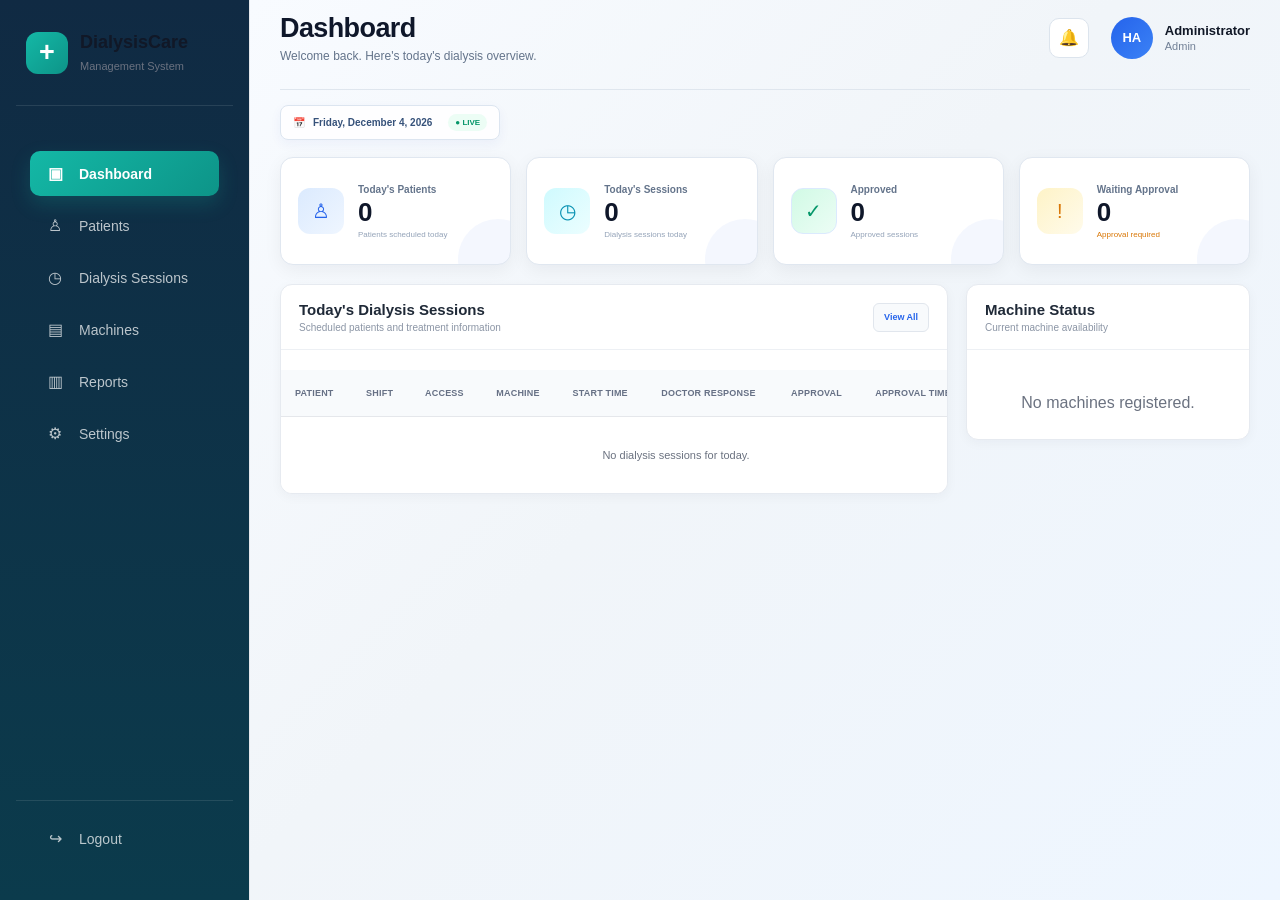
<file: index.html>
<!DOCTYPE html>
<html lang="en">

<head>

    <meta charset="UTF-8">

    <meta
        name="viewport"
        content="width=device-width, initial-scale=1.0"
    >

    <title>
        Dashboard - DialysisCare
    </title>

    <link
        rel="stylesheet"
        href="css/style.css"
    >

</head>


<body>


<!-- =====================================================
     SIDEBAR
====================================================== -->

<aside class="sidebar">

    <!-- LOGO -->

    <div class="logo">

        <div class="logo-icon">
            +
        </div>

        <div>

            <h2>
                DialysisCare
            </h2>

            <span>
                Management System
            </span>

        </div>

    </div>


    <!-- NAVIGATION -->

    <nav class="navigation">


        <!-- DASHBOARD -->

        <a
            href="index.html"
            class="nav-link active"
        >

            <span>
                ▣
            </span>

            Dashboard

        </a>


        <!-- PATIENTS -->

        <a
            href="pages/patients.html"
            class="nav-link"
        >

            <span>
                ♙
            </span>

            Patients

        </a>


        <!-- DIALYSIS -->

        <a
            href="pages/dialysis.html"
            class="nav-link"
        >

            <span>
                ◷
            </span>

            Dialysis Sessions

        </a>


        <!-- MACHINES -->

        <a
            href="pages/stock.html"
            class="nav-link"
        >

            <span>
                ▤
            </span>

            Machines

        </a>


        <!-- REPORTS -->

        <a
            href="pages/reports.html"
            class="nav-link"
        >

            <span>
                ▥
            </span>

            Reports

        </a>


        <!-- SETTINGS -->

        <a
            href="#"
            class="nav-link"
        >

            <span>
                ⚙
            </span>

            Settings

        </a>

    </nav>


    <!-- SIDEBAR BOTTOM -->

    <div class="sidebar-bottom">

        <a
            href="#"
            class="nav-link"
        >

            <span>
                ↪
            </span>

            Logout

        </a>

    </div>

</aside>



<!-- =====================================================
     MAIN CONTENT
====================================================== -->

<main class="main-content">


    <!-- =================================================
         TOPBAR
    ================================================== -->

    <header class="topbar">


        <!-- PAGE TITLE -->

        <div>

            <h1>
                Dashboard
            </h1>

            <p>
                Welcome back. Here's today's dialysis overview.
            </p>

        </div>


        <!-- USER PROFILE -->

        <div class="user-profile">


            <!-- NOTIFICATION -->

            <div class="notification">
                🔔
            </div>


            <!-- AVATAR -->

            <div class="avatar">
                HA
            </div>


            <!-- USER INFO -->

            <div class="user-info">

                <strong>
                    Administrator
                </strong>

                <span>
                    Admin
                </span>

            </div>

        </div>

    </header>



    <!-- =================================================
         CURRENT DATE
    ================================================== -->

    <div class="dashboard-date">

        <span>
            📅
        </span>

        <span id="currentDate">
            Loading date...
        </span>

    </div>



    <!-- =================================================
         STAT CARDS
    ================================================== -->

    <section class="stats-grid">


        <!-- =============================================
             TODAY'S PATIENTS
        ============================================== -->

        <div class="stat-card">

            <div class="stat-icon patients-icon">

                ♙

            </div>


            <div>

                <p>
                    Today's Patients
                </p>


                <h2 id="todayPatients">
                    0
                </h2>


                <span>
                    Patients scheduled today
                </span>

            </div>

        </div>



        <!-- =============================================
             TODAY'S SESSIONS
        ============================================== -->

        <div class="stat-card">

            <div class="stat-icon dialysis-icon">

                ◷

            </div>


            <div>

                <p>
                    Today's Sessions
                </p>


                <h2 id="todaySessions">
                    0
                </h2>


                <span>
                    Dialysis sessions today
                </span>

            </div>

        </div>



        <!-- =============================================
             APPROVED
        ============================================== -->

        <div class="stat-card">

            <div class="stat-icon machine-icon">

                ✓

            </div>


            <div>

                <p>
                    Approved
                </p>


                <h2 id="approvedSessions">
                    0
                </h2>


                <span>
                    Approved sessions
                </span>

            </div>

        </div>



        <!-- =============================================
             WAITING APPROVAL
        ============================================== -->

        <div class="stat-card">

            <div class="stat-icon pending-icon">

                !

            </div>


            <div>

                <p>
                    Waiting Approval
                </p>


                <h2 id="waitingApproval">
                    0
                </h2>


                <span class="warning">
                    Approval required
                </span>

            </div>

        </div>

    </section>



    <!-- =================================================
         DASHBOARD CONTENT
         LEFT = PATIENT
         RIGHT = MACHINE
    ================================================== -->

    <section class="content-grid">


        <!-- =================================================
             LEFT SIDE
             PATIENT INFORMATION
        ================================================== -->

        <div class="panel sessions-panel">


            <!-- PANEL HEADER -->

            <div class="panel-header">


                <div>

                    <h2>
                        Today's Dialysis Sessions
                    </h2>

                    <p>
                        Scheduled patients and treatment information
                    </p>

                </div>


                <a
                    href="pages/dialysis.html"
                    class="view-button"
                >
                    View All
                </a>

            </div>



            <!-- PATIENT TABLE -->

            <div class="table-container">

                <table>


                    <!-- TABLE HEADER -->

                    <thead>

                        <tr>

                            <th>
                                Patient
                            </th>


                            <th>
                                Shift
                            </th>


                            <th>
                                Access
                            </th>


                            <th>
                                Machine
                            </th>


                            <th>
                                Start Time
                            </th>


                            <th>
                                Doctor Response
                            </th>


                            <th>
                                Approval
                            </th>


                            <th>
                                Approval Time
                            </th>


                            <th>
                                End Time
                            </th>
                            <th>
                                Remark 
                            </th>

                        </tr>

                    </thead>



                    <!-- TABLE BODY -->

                    <tbody
                        id="dashboardSessionsBody"
                    >

                    </tbody>


                </table>

            </div>

        </div>



        <!-- =================================================
             RIGHT SIDE
             MACHINE INFORMATION
        ================================================== -->

        <div class="panel machine-panel">


            <!-- MACHINE HEADER -->

            <div class="panel-header">


                <div>

                    <h2>
                        Machine Status
                    </h2>

                    <p>
                        Current machine availability
                    </p>

                </div>

            </div>



            <!-- MACHINE LIST -->

            <div
                class="machine-list"
                id="dashboardMachineList"
            >

            </div>


        </div>


    </section>






</main>



<!-- =====================================================
     JAVASCRIPT
====================================================== -->

<script src="js/app.js"></script>


</body>

</html>
</file>
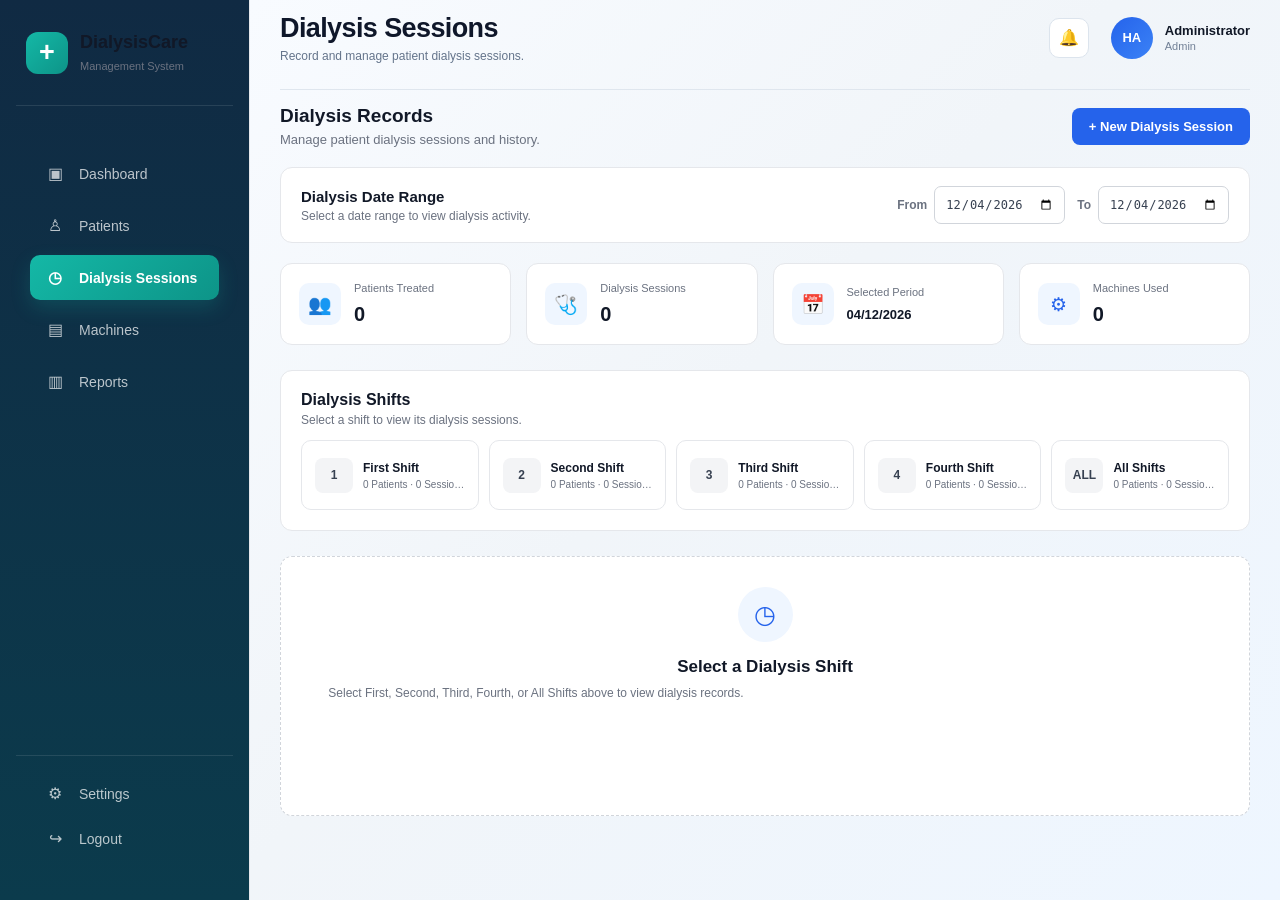
<file: dialysis.html>
<!DOCTYPE html>
<html lang="en">

<head>

    <meta charset="UTF-8">

    <meta
        name="viewport"
        content="width=device-width, initial-scale=1.0"
    >

    <title>Dialysis Sessions - DialysisCare</title>

    <link
        rel="stylesheet"
        href="../css/style.css"
    >

</head>


<body>


<!-- =====================================================
     SIDEBAR
====================================================== -->

<aside class="sidebar">

    <div class="logo">

        <div class="logo-icon">
            +
        </div>

        <div>

            <h2>
                DialysisCare
            </h2>

            <span>
                Management System
            </span>

        </div>

    </div>


    <nav class="navigation">

        <a
            href="../index.html"
            class="nav-link"
        >
            <span>▣</span>
            Dashboard
        </a>


        <a
            href="patients.html"
            class="nav-link"
        >
            <span>♙</span>
            Patients
        </a>


        <a
            href="dialysis.html"
            class="nav-link active"
        >
            <span>◷</span>
            Dialysis Sessions
        </a>


        <a
            href="stock.html"
            class="nav-link"
        >
            <span>▤</span>
            Machines
        </a>


        <a
            href="reports.html"
            class="nav-link"
        >
            <span>▥</span>
            Reports
        </a>

    </nav>


    <div class="sidebar-bottom">

        <a
            href="#"
            class="nav-link"
        >
            <span>⚙</span>
            Settings
        </a>


        <a
            href="#"
            class="nav-link"
        >
            <span>↪</span>
            Logout
        </a>

    </div>

</aside>



<!-- =====================================================
     MAIN CONTENT
====================================================== -->

<main class="main-content">


    <!-- =================================================
         HEADER
    ================================================== -->

    <header class="topbar">

        <div>

            <h1>
                Dialysis Sessions
            </h1>

            <p>
                Record and manage patient dialysis sessions.
            </p>

        </div>


        <div class="user-profile">

            <div class="notification">
                🔔
            </div>


            <div class="avatar">
                HA
            </div>


            <div class="user-info">

                <strong>
                    Administrator
                </strong>

                <span>
                    Admin
                </span>

            </div>

        </div>

    </header>



    <!-- =================================================
         PAGE ACTION
    ================================================== -->

    <section class="patient-actions">

        <div>

            <h2>
                Dialysis Records
            </h2>

            <p>
                Manage patient dialysis sessions and history.
            </p>

        </div>


        <button
            type="button"
            class="primary-button"
            onclick="openDialysisForm()"
        >
            + New Dialysis Session
        </button>

    </section>



    <!-- =================================================
         DATE RANGE FILTER
    ================================================== -->

    <section class="date-filter-section">

        <div class="date-filter-header">

            <div>

                <h3>
                    Dialysis Date Range
                </h3>

                <p>
                    Select a date range to view dialysis activity.
                </p>

            </div>


            <div class="date-filter-control">

                <div class="date-range-field">

                    <label for="dialysisStartDate">
                        From
                    </label>

                    <input
                        type="date"
                        id="dialysisStartDate"
                        onchange="changeDialysisDate()"
                    >

                </div>


                <div class="date-range-field">

                    <label for="dialysisEndDate">
                        To
                    </label>

                    <input
                        type="date"
                        id="dialysisEndDate"
                        onchange="changeDialysisDate()"
                    >

                </div>

            </div>

        </div>

    </section>



    <!-- =================================================
         SUMMARY
    ================================================== -->

    <section
        class="dialysis-summary"
        id="dialysisSummary"
    >


        <div class="summary-card">

            <div class="summary-icon">
                👥
            </div>

            <div>

                <span>
                    Patients Treated
                </span>

                <strong id="totalPatients">
                    0
                </strong>

            </div>

        </div>



        <div class="summary-card">

            <div class="summary-icon">
                🩺
            </div>

            <div>

                <span>
                    Dialysis Sessions
                </span>

                <strong id="totalSessions">
                    0
                </strong>

            </div>

        </div>



        <div class="summary-card">

            <div class="summary-icon">
                📅
            </div>

            <div>

                <span>
                    Selected Period
                </span>

                <strong
                    id="selectedDateDisplay"
                    class="summary-date-value"
                >
                    -
                </strong>

            </div>

        </div>



        <div class="summary-card">

            <div class="summary-icon">
                ⚙
            </div>

            <div>

                <span>
                    Machines Used
                </span>

                <strong id="machinesUsed">
                    0
                </strong>

            </div>

        </div>

    </section>



    <!-- =================================================
         SHIFT SECTION
    ================================================== -->

    <section class="shift-section">

        <div class="shift-header">

            <div>

                <h3>
                    Dialysis Shifts
                </h3>

                <p>
                    Select a shift to view its dialysis sessions.
                </p>

            </div>

        </div>


        <div class="shift-buttons">


            <button
                type="button"
                class="shift-btn"
                id="firstShiftBtn"
                onclick="filterByShift('First')"
            >

                <span class="shift-icon">
                    1
                </span>

                <span class="shift-content">

                    <strong>
                        First Shift
                    </strong>

                    <small>
                        0 Patients · 0 Sessions
                    </small>

                </span>

            </button>



            <button
                type="button"
                class="shift-btn"
                id="secondShiftBtn"
                onclick="filterByShift('Second')"
            >

                <span class="shift-icon">
                    2
                </span>

                <span class="shift-content">

                    <strong>
                        Second Shift
                    </strong>

                    <small>
                        0 Patients · 0 Sessions
                    </small>

                </span>

            </button>



            <button
                type="button"
                class="shift-btn"
                id="thirdShiftBtn"
                onclick="filterByShift('Third')"
            >

                <span class="shift-icon">
                    3
                </span>

                <span class="shift-content">

                    <strong>
                        Third Shift
                    </strong>

                    <small>
                        0 Patients · 0 Sessions
                    </small>

                </span>

            </button>



            <button
                type="button"
                class="shift-btn"
                id="fourthShiftBtn"
                onclick="filterByShift('Fourth')"
            >

                <span class="shift-icon">
                    4
                </span>

                <span class="shift-content">

                    <strong>
                        Fourth Shift
                    </strong>

                    <small>
                        0 Patients · 0 Sessions
                    </small>

                </span>

            </button>



            <button
                type="button"
                class="shift-btn"
                id="allShiftBtn"
                onclick="filterByShift('All')"
            >

                <span class="shift-icon">
                    ALL
                </span>

                <span class="shift-content">

                    <strong>
                        All Shifts
                    </strong>

                    <small>
                        0 Patients · 0 Sessions
                    </small>

                </span>

            </button>

        </div>

    </section>



    <!-- =================================================
         EMPTY STATE
    ================================================== -->

    <section
        class="dialysis-empty-state"
        id="dialysisEmptyState"
    >

        <div class="empty-state-icon">
            ◷
        </div>

        <h2>
            Select a Dialysis Shift
        </h2>

        <p>
            Select First, Second, Third, Fourth, or All Shifts
            above to view dialysis records.
        </p>

    </section>



    <!-- =================================================
         RECORDS
    ================================================== -->

    <section
        id="dialysisRecordsArea"
        class="dialysis-records-area"
        style="display:none;"
    >


        <section class="patient-actions">

            <div>

                <h2 id="currentShiftTitle">
                    First Shift
                </h2>

                <p id="currentShiftDescription">
                    Patients scheduled for this dialysis shift.
                </p>

            </div>

        </section>



        <!-- SEARCH -->

        <section class="search-section">

            <input
                type="text"
                id="searchSession"
                placeholder="Search by Patient ID, Name, Panel, Machine..."
                oninput="searchSessions()"
                autocomplete="off"
            >

        </section>



        <!-- TABLE -->

        <section class="panel">

            <div class="table-container">

                <table>

                    <thead>

                        <tr>

                            <th>
                                Patient ID
                            </th>

                            <th>
                                Patient Name
                            </th>

                            <th>
                                Panel
                            </th>

                            <th>
                                Patient Type
                            </th>

                            <th>
                                Access
                            </th>

                            <th>
                                Shift
                            </th>

                            <th>
                                Date
                            </th>

                            <th>
                                Machine
                            </th>

                            <th>
                                Start
                            </th>

                            <th>
                                End
                            </th>

                            <th>
                                Doctor Response
                            </th>

                            <th>
                                Approval
                            </th>

                            <th>
                                Approval Time
                            </th>

                            <th>
                                Action
                            </th>

                        </tr>

                    </thead>


                    <tbody id="dialysisTableBody">

                    </tbody>

                </table>

            </div>

        </section>

    </section>

</main>



<!-- =====================================================
     NEW DIALYSIS MODAL
====================================================== -->

<div
    id="dialysisModal"
    class="modal"
>

    <div class="modal-content dialysis-modal">


        <div class="modal-header">

            <div>

                <h2>
                    New Dialysis Session
                </h2>

                <p>
                    Enter information for this dialysis session.
                </p>

            </div>


            <button
                type="button"
                class="close-button"
                onclick="closeDialysisForm()"
            >
                ×
            </button>

        </div>



        <form id="dialysisForm">

            <div class="form-grid">


                <!-- PATIENT ID -->

                <div class="form-group">

                    <label for="sessionPatientIdNumber">
                        Patient ID
                    </label>

                    <div class="patient-id-input">

                        <span class="patient-id-prefix">
                            NSKAMH-
                        </span>

                        <input
                            type="text"
                            id="sessionPatientIdNumber"
                            placeholder="20053233"
                            inputmode="numeric"
                            autocomplete="off"
                            required
                        >

                    </div>

                    <small class="input-help">
                        Enter patient ID number only.
                    </small>

                    <input
                        type="hidden"
                        id="sessionPatientId"
                    >

                </div>



                <!-- PATIENT NAME -->

                <div class="form-group">

                    <label for="sessionPatientName">
                        Patient Name
                    </label>

                    <input
                        type="text"
                        id="sessionPatientName"
                        readonly
                    >

                </div>



                <!-- PANEL -->

                <div class="form-group">

                    <label for="sessionPanel">
                        Panel
                    </label>

                    <input
                        type="text"
                        id="sessionPanel"
                        readonly
                    >

                </div>



                <!-- PATIENT TYPE -->

                <div class="form-group">

                    <label for="patientType">
                        Patient Type
                    </label>

                    <select
                        id="patientType"
                        required
                    >

                        <option value="">
                            Select patient type
                        </option>

                        <option value="OPD">
                            OPD
                        </option>

                        <option value="IPD">
                            IPD
                        </option>

                    </select>

                </div>



                <!-- ACCESS TYPE -->

                <div class="form-group">

                    <label for="accessType">
                        Dialysis Access Type
                    </label>

                    <select
                        id="accessType"
                        required
                    >

                        <option value="">
                            Select access type
                        </option>

                        <option value="AVF">
                            AVF
                        </option>

                        <option value="Catheter">
                            Catheter
                        </option>

                    </select>

                    <small class="input-help">
                        Select the access type used for this dialysis session.
                    </small>

                </div>



                <!-- SHIFT -->

                <div class="form-group">

                    <label for="sessionShift">
                        Dialysis Shift
                    </label>

                    <select
                        id="sessionShift"
                        required
                    >

                        <option value="">
                            Select dialysis shift
                        </option>

                        <option value="First">
                            First Shift
                        </option>

                        <option value="Second">
                            Second Shift
                        </option>

                        <option value="Third">
                            Third Shift
                        </option>

                        <option value="Fourth">
                            Fourth Shift
                        </option>

                    </select>

                </div>



                <!-- DATE -->

                <div class="form-group">

                    <label for="sessionDate">
                        Session Date
                    </label>

                    <input
                        type="date"
                        id="sessionDate"
                        required
                    >

                </div>



                <!-- MACHINE -->

                <div class="form-group">

                    <label for="sessionMachine">
                        Machine
                    </label>

                    <select
                        id="sessionMachine"
                        required
                    >

                        <option value="">
                            Select machine
                        </option>

                    </select>

                    <small class="input-help">
                        Machines under maintenance cannot be selected.
                    </small>

                </div>
                <!-- =================================================
     ERYTHROPOIETIN
================================================= -->

<div class="form-group">

    <label for="epoGiven">
        Erythropoietin (EPO)
    </label>

    <select id="epoGiven">

        <option value="No">
            No - Not Given
        </option>

        <option value="Yes">
            Yes - Given
        </option>

    </select>

    <small class="input-help">
        Select whether Erythropoietin was given during this dialysis session.
    </small>

</div>



                <!-- WEIGHT BEFORE -->

                <div class="form-group">

                    <label for="weightBefore">
                        Weight Before (kg)
                    </label>

                    <input
                        type="number"
                        id="weightBefore"
                        step="0.1"
                        min="0"
                        placeholder="70.5"
                    >

                </div>



                <!-- WEIGHT AFTER -->

                <div class="form-group">

                    <label for="weightAfter">
                        Weight After (kg)
                    </label>

                    <input
                        type="number"
                        id="weightAfter"
                        step="0.1"
                        min="0"
                        placeholder="68.5"
                    >

                </div>



                <!-- NOTES -->

                <div
                    class="form-group"
                    style="grid-column:1 / -1;"
                >

                    <label for="sessionNotes">
                        Notes
                    </label>

                    <textarea
                        id="sessionNotes"
                        rows="4"
                        placeholder="Enter session notes..."
                    ></textarea>

                </div>

            </div>



            <div class="form-actions">

                <button
                    type="button"
                    class="secondary-button"
                    onclick="closeDialysisForm()"
                >
                    Cancel
                </button>


                <button
                    type="submit"
                    class="primary-button"
                >
                    Save Session
                </button>

            </div>

        </form>

    </div>

</div>



<!-- =====================================================
     UPDATE SESSION MODAL
====================================================== -->

<div
    id="updateSessionModal"
    class="modal"
>

    <div class="modal-content dialysis-modal">


        <div class="modal-header">

            <div>

                <h2>
                    Update Dialysis Session
                </h2>

                <p>
                    Update session workflow and add remarks.
                </p>

            </div>


            <button
                type="button"
                class="close-button"
                onclick="closeUpdateSession()"
            >
                ×
            </button>

        </div>



        <!-- PATIENT INFORMATION -->

        <div class="session-update-summary">

            <div>

                <span>
                    Patient
                </span>

                <strong id="updatePatientName">
                    -
                </strong>

            </div>


            <div>

                <span>
                    Patient ID
                </span>

                <strong id="updatePatientId">
                    -
                </strong>

            </div>


            <div>

                <span>
                    Shift
                </span>

                <strong id="updateShift">
                    -
                </strong>

            </div>


            <div>

                <span>
                    Access
                </span>

                <strong id="updateAccessType">
                    -
                </strong>

            </div>

        </div>



        <!-- WORKFLOW -->

        <div class="session-workflow">


            <!-- START -->

            <div class="workflow-row">

                <div>

                    <strong>
                        Start Time
                    </strong>

                    <small>
                        Time dialysis treatment started.
                    </small>

                </div>


                <div class="workflow-control">

                    <input
                        type="time"
                        id="updateStartTime"
                    >

                    <button
                        type="button"
                        class="action-btn"
                        onclick="setCurrentUpdateTime('updateStartTime')"
                    >
                        Now
                    </button>

                </div>

            </div>



            <!-- END -->

            <div class="workflow-row">

                <div>

                    <strong>
                        End Time
                    </strong>

                    <small>
                        Time dialysis treatment ended.
                    </small>

                </div>


                <div class="workflow-control">

                    <input
                        type="time"
                        id="updateEndTime"
                    >

                    <button
                        type="button"
                        class="action-btn"
                        onclick="setCurrentUpdateTime('updateEndTime')"
                    >
                        Now
                    </button>

                </div>

            </div>



            <!-- DOCTOR RESPONSE -->

            <div class="workflow-row">

                <div>

                    <strong>
                        Doctor Response Time
                    </strong>

                    <small>
                        Time doctor responded to the session.
                    </small>

                </div>


                <div class="workflow-control">

                    <input
                        type="time"
                        id="updateDoctorResponseTime"
                    >

                    <button
                        type="button"
                        class="action-btn"
                        onclick="setCurrentUpdateTime('updateDoctorResponseTime')"
                    >
                        Now
                    </button>

                </div>

            </div>



            <!-- APPROVAL STATUS -->

            <div class="workflow-row">

                <div>

                    <strong>
                        Approval Status
                    </strong>

                    <small>
                        Current approval status.
                    </small>

                </div>


                <div class="workflow-control">

                    <select id="updateApprovalStatus">

                        <option value="Pending">
                            Pending
                        </option>

                        <option value="Approved">
                            Approved
                        </option>

                        <option value="Rejected">
                            Rejected
                        </option>

                    </select>

                </div>

            </div>



            <!-- APPROVAL TIME -->

            <div class="workflow-row">

                <div>

                    <strong>
                        Approval Time
                    </strong>

                    <small>
                        Time the session was approved.
                    </small>

                </div>


                <div class="workflow-control">

                    <input
                        type="time"
                        id="updateApprovalTime"
                    >

                    <button
                        type="button"
                        class="action-btn"
                        onclick="setCurrentUpdateTime('updateApprovalTime')"
                    >
                        Now
                    </button>

                </div>

            </div>

        </div>



        <!-- REMARK -->

        <div class="form-group">

            <label for="updateRemark">
                Remark
            </label>

            <textarea
                id="updateRemark"
                rows="4"
                placeholder="Enter remark for this update..."
            ></textarea>

            <small class="input-help">
                Add any important information about this dialysis session.
            </small>

        </div>



        <!-- ACTIONS -->

        <div class="form-actions">

            <button
                type="button"
                class="secondary-button"
                onclick="closeUpdateSession()"
            >
                Cancel
            </button>


            <button
                type="button"
                class="primary-button"
                onclick="saveSessionUpdate()"
            >
                Save Update
            </button>

        </div>

    </div>

</div>



<!-- =====================================================
     JAVASCRIPT
====================================================== -->

<script src="../js/dialysis.js"></script>


</body>

</html>
</file>
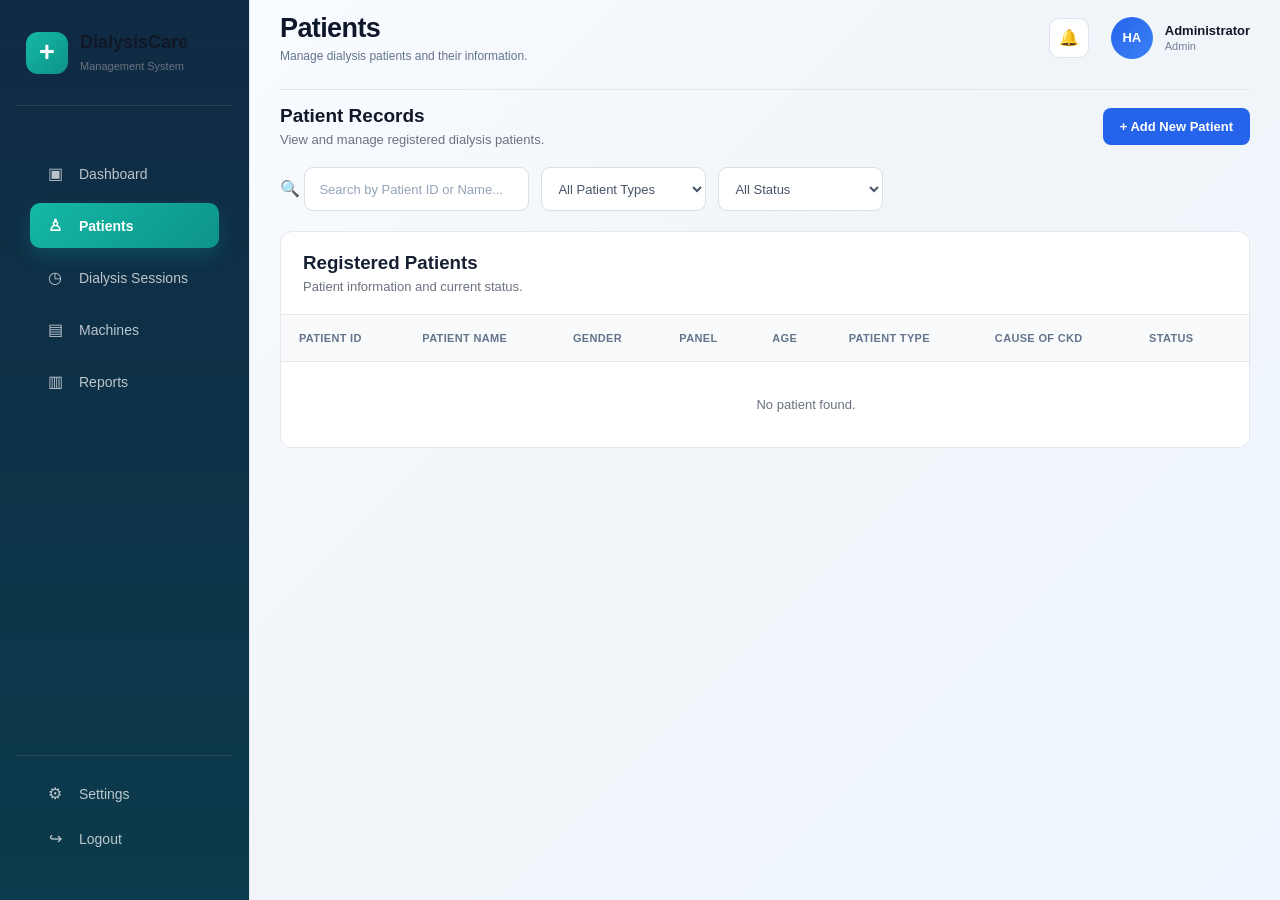
<file: patients.html>
<!DOCTYPE html>
<html lang="en">

<head>

    <meta charset="UTF-8">

    <meta
        name="viewport"
        content="width=device-width, initial-scale=1.0"
    >

    <title>
        Patients - DialysisCare
    </title>

    <link
        rel="stylesheet"
        href="../css/style.css"
    >

</head>


<body>


<!-- =====================================================
     SIDEBAR
====================================================== -->

<aside class="sidebar">

    <div class="logo">

        <div class="logo-icon">
            +
        </div>

        <div>

            <h2>
                DialysisCare
            </h2>

            <span>
                Management System
            </span>

        </div>

    </div>


    <nav class="navigation">

        <a
            href="../index.html"
            class="nav-link"
        >
            <span>▣</span>
            Dashboard
        </a>


        <a
            href="patients.html"
            class="nav-link active"
        >
            <span>♙</span>
            Patients
        </a>


        <a
            href="dialysis.html"
            class="nav-link"
        >
            <span>◷</span>
            Dialysis Sessions
        </a>


        <a
            href="stock.html"
            class="nav-link"
        >
            <span>▤</span>
            Machines
        </a>


        <a
            href="reports.html"
            class="nav-link"
        >
            <span>▥</span>
            Reports
        </a>

    </nav>


    <div class="sidebar-bottom">

        <a
            href="#"
            class="nav-link"
        >
            <span>⚙</span>
            Settings
        </a>


        <a
            href="#"
            class="nav-link"
        >
            <span>↪</span>
            Logout
        </a>

    </div>

</aside>



<!-- =====================================================
     MAIN CONTENT
====================================================== -->

<main class="main-content">


    <!-- =================================================
         TOPBAR
    ================================================== -->

    <header class="topbar">

        <div>

            <h1>
                Patients
            </h1>

            <p>
                Manage dialysis patients and their information.
            </p>

        </div>


        <div class="user-profile">

            <div class="notification">
                🔔
            </div>


            <div class="avatar">
                HA
            </div>


            <div class="user-info">

                <strong>
                    Administrator
                </strong>

                <span>
                    Admin
                </span>

            </div>

        </div>

    </header>



    <!-- =================================================
         PAGE ACTION
    ================================================== -->

    <section class="patient-actions">

        <div>

            <h2>
                Patient Records
            </h2>

            <p>
                View and manage registered dialysis patients.
            </p>

        </div>


        <button
            type="button"
            class="primary-button"
            onclick="openPatientForm()"
        >
            + Add New Patient
        </button>

    </section>



    <!-- =================================================
         SEARCH AND FILTERS
    ================================================== -->

    <section class="search-section">


        <!-- SEARCH -->

        <div class="patient-search-box">

            <span>
                🔍
            </span>

            <input
                type="text"
                id="searchPatient"
                placeholder="Search by Patient ID or Name..."
                autocomplete="off"
                oninput="searchPatients()"
            >

        </div>



        <!-- PATIENT TYPE -->

        <select
            id="patientTypeFilter"
            class="patient-status-filter"
            onchange="searchPatients()"
        >

            <option value="All">
                All Patient Types
            </option>

            <option value="New Patient">
                New Patient
            </option>

            <option value="Old Patient">
                Old Patient
            </option>

        </select>



        <!-- PATIENT STATUS -->

        <select
            id="patientStatusFilter"
            class="patient-status-filter"
            onchange="searchPatients()"
        >

            <option value="All">
                All Status
            </option>

            <option value="Active">
                Active
            </option>

            <option value="Transfer">
                Transfer
            </option>

            <option value="Death">
                Death
            </option>

        </select>

    </section>



    <!-- =================================================
         PATIENT TABLE
    ================================================== -->

    <section class="panel">


        <div class="table-header">

            <div>

                <h3>
                    Registered Patients
                </h3>

                <p>
                    Patient information and current status.
                </p>

            </div>

        </div>


        <div class="table-container">

            <table>

                <thead>

                    <tr>

                        <th>
                            Patient ID
                        </th>

                        <th>
                            Patient Name
                        </th>

                        <th>
                            Gender
                        </th>

                        <th>
                            Panel
                        </th>

                        <th>
                            Age
                        </th>

                        <th>
                            Patient Type
                        </th>

                        <th>
                            Cause of CKD
                        </th>

                        <th>
                            Status
                        </th>

                        <th>
                            Action
                        </th>

                    </tr>

                </thead>


                <tbody id="patientTableBody">

                </tbody>

            </table>

        </div>

    </section>

</main>



<!-- =====================================================
     PATIENT MODAL
====================================================== -->

<div
    id="patientModal"
    class="modal"
>

    <div class="modal-content">


        <!-- HEADER -->

        <div class="modal-header">

            <div>

                <h2 id="patientFormTitle">
                    Add New Patient
                </h2>

                <p id="patientFormDescription">
                    Enter patient information below.
                </p>

            </div>


            <button
                type="button"
                class="close-button"
                onclick="closePatientForm()"
            >
                ×
            </button>

        </div>



        <!-- =================================================
             FORM
        ================================================== -->

        <form id="patientForm">

            <div class="form-grid">


                <!-- PATIENT ID -->

                <div class="form-group">

                    <label for="patientIdNumber">
                        Patient ID
                    </label>


                    <div class="patient-id-input">

                        <span class="patient-id-prefix">
                            NSKAMH-
                        </span>


                        <input
                            type="text"
                            id="patientIdNumber"
                            placeholder="20053233"
                            inputmode="numeric"
                            autocomplete="off"
                            required
                        >

                    </div>


                    <small class="input-help">
                        Enter hospital patient ID number.
                    </small>


                    <input
                        type="hidden"
                        id="patientId"
                    >

                </div>



                <!-- FULL NAME -->

                <div class="form-group">

                    <label for="patientName">
                        Full Name
                    </label>

                    <input
                        type="text"
                        id="patientName"
                        placeholder="Enter full name"
                        autocomplete="name"
                        required
                    >

                </div>



                <!-- GENDER -->

                <div class="form-group">

                    <label for="patientGender">
                        Gender
                    </label>

                    <select
                        id="patientGender"
                        required
                    >

                        <option value="">
                            Select gender
                        </option>

                        <option value="Male">
                            Male
                        </option>

                        <option value="Female">
                            Female
                        </option>

                    </select>

                </div>



                <!-- PANEL -->

                <div class="form-group">

                    <label for="patientPanel">
                        Panel
                    </label>

                    <select
                        id="patientPanel"
                        required
                    >

                        <option value="">
                            Select panel
                        </option>

                        <option value="Zanzibar Citizen">
                            Zanzibar Citizen
                        </option>

                        <option value="ZHSF">
                            ZHSF
                        </option>

                        <option value="ZIC">
                            ZIC
                        </option>

                        <option value="Cash">
                            Cash
                        </option>

                    </select>

                </div>



                <!-- AGE -->

                <div class="form-group">

                    <label for="patientAge">
                        Age
                    </label>

                    <input
                        type="number"
                        id="patientAge"
                        min="1"
                        max="120"
                        placeholder="Enter age"
                        required
                    >

                </div>



                <!-- PHONE -->

                <div class="form-group">

                    <label for="patientPhone">
                        Phone Number
                    </label>

                    <input
                        type="tel"
                        id="patientPhone"
                        placeholder="Phone number"
                        autocomplete="tel"
                    >

                </div>



                <!-- REGISTRATION DATE -->

                <div class="form-group">

                    <label for="registrationDate">
                        Registration Date
                    </label>

                    <input
                        type="date"
                        id="registrationDate"
                        required
                    >

                </div>



                <!-- PATIENT TYPE -->

                <div class="form-group">

                    <label for="patientType">
                        Patient Type
                    </label>

                    <select
                        id="patientType"
                        required
                    >

                        <option value="">
                            Select patient type
                        </option>

                        <option value="New Patient">
                            New Patient
                        </option>

                        <option value="Old Patient">
                            Old Patient
                        </option>

                    </select>


                    <small class="input-help">
                        Select New Patient or Old Patient.
                    </small>

                </div>



                <!-- =================================================
                     CAUSE OF CKD
                ================================================== -->

                <div class="form-group">

                    <label for="causeOfCKD">
                        Cause of CKD
                    </label>


                    <select
                        id="causeOfCKD"
                        required
                    >

                        <option value="">
                            Select cause of CKD
                        </option>


                        <option value="Hypertension">
                            Hypertension
                        </option>


                        <option value="Diabetes Mellitus">
                            Diabetes Mellitus
                        </option>


                        <option value="Glomerulonephritis">
                            Glomerulonephritis
                        </option>


                        <option value="Polycystic Kidney Disease">
                            Polycystic Kidney Disease
                        </option>


                        <option value="Obstructive Uropathy">
                            Obstructive Uropathy
                        </option>


                        <option value="Recurrent Kidney Infection">
                            Recurrent Kidney Infection
                        </option>


                        <option value="Congenital Kidney Disease">
                            Congenital Kidney Disease
                        </option>


                        <option value="Lupus Nephritis">
                            Lupus Nephritis
                        </option>


                        <option value="HIV Associated Kidney Disease">
                            HIV Associated Kidney Disease
                        </option>


                        <option value="Unknown / Unspecified">
                            Unknown / Unspecified
                        </option>


                        <option value="Other">
                            Other
                        </option>

                    </select>


                    <small class="input-help">
                        Select the documented cause of CKD.
                    </small>

                </div>


            </div>



            <!-- =================================================
                 ACTIONS
            ================================================== -->

            <div class="form-actions">

                <button
                    type="button"
                    class="secondary-button"
                    onclick="closePatientForm()"
                >
                    Cancel
                </button>


                <button
                    type="submit"
                    class="primary-button"
                >

                    <span id="savePatientText">
                        Save Patient
                    </span>

                </button>

            </div>

        </form>

    </div>

</div>



<!-- =====================================================
     JAVASCRIPT
====================================================== -->

<script src="../js/patients.js"></script>

</body>

</html>
</file>
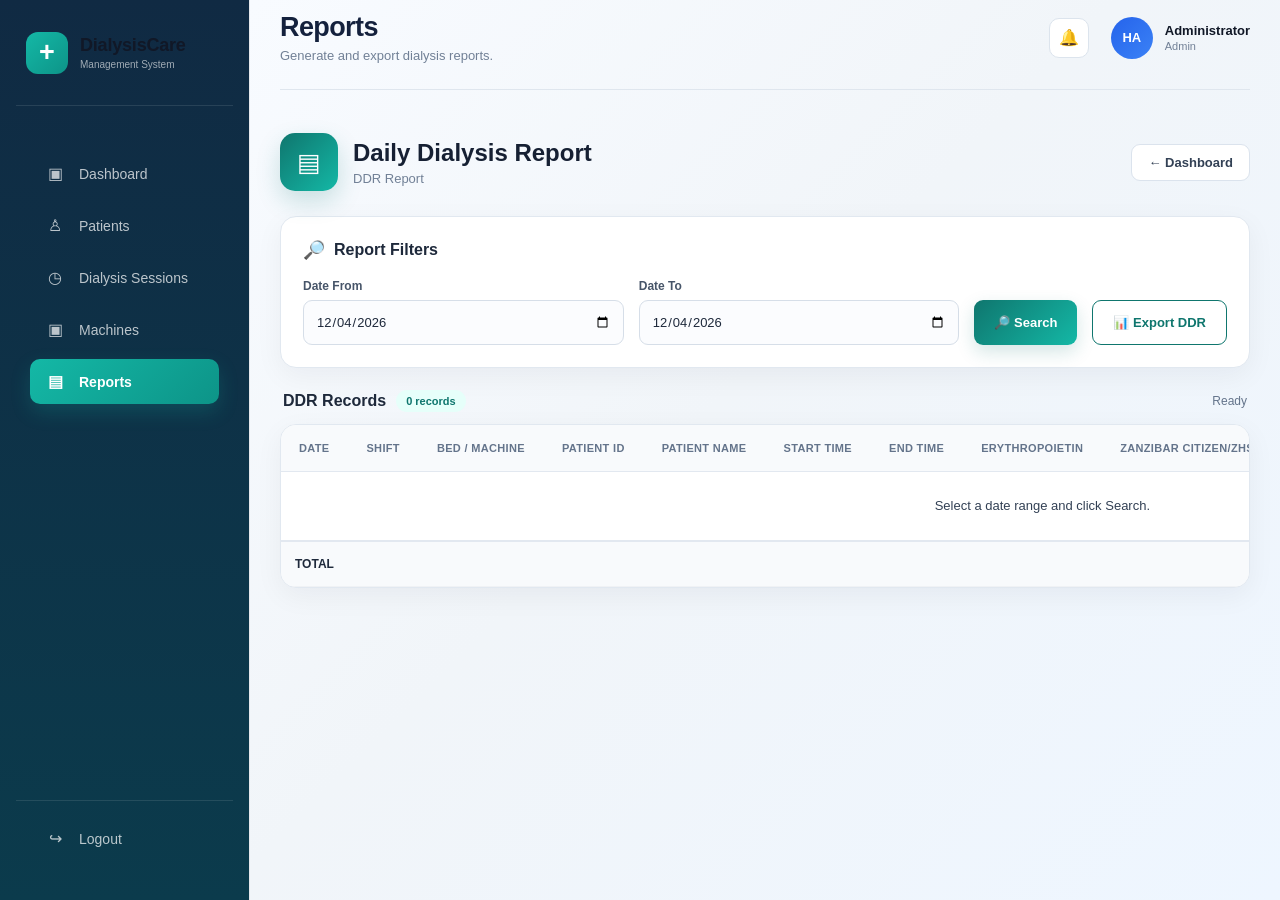
<file: reports.html>
<!DOCTYPE html>
<html lang="en">

<head>

    <meta charset="UTF-8">

    <meta
        name="viewport"
        content="width=device-width, initial-scale=1.0"
    >

    <title>DDR Report | DialysisCare</title>

    <!-- DDR REPORT CSS -->
    <link
        rel="stylesheet"
        href="../css/style.css"
    >

</head>


<body>


<!-- =====================================================
     SIDEBAR
     ===================================================== -->

<aside class="sidebar">

    <!-- LOGO -->

    <div class="logo">

        <div class="logo-icon">
            +
        </div>

        <div class="logo-text">

            <h2>
                DialysisCare
            </h2>

            <span>
                Management System
            </span>

        </div>

    </div>


    <!-- NAVIGATION -->

    <nav class="navigation">

        <a
            href="../index.html"
            class="nav-link"
        >
            <span>▣</span>
            Dashboard
        </a>


        <a
            href="patients.html"
            class="nav-link"
        >
            <span>♙</span>
            Patients
        </a>


        <a
            href="dialysis.html"
            class="nav-link"
        >
            <span>◷</span>
            Dialysis Sessions
        </a>


        <a
            href="stock.html"
            class="nav-link"
        >
            <span>▣</span>
            Machines
        </a>


        <a
            href="reports.html"
            class="nav-link active"
        >
            <span>▤</span>
            Reports
        </a>


     

    </nav>


    <!-- SIDEBAR BOTTOM -->

    <div class="sidebar-bottom">

        <a
            href="#"
            class="nav-link"
            id="logoutButton"
        >
            <span>↪</span>
            Logout
        </a>

    </div>

</aside>



<!-- =====================================================
     MAIN CONTENT
     ===================================================== -->

<main class="main-content">


    <!-- =================================================
         TOPBAR
         ================================================= -->

    <header class="topbar">

        <div class="page-heading">

            <h1>
                Reports
            </h1>

            <p>
                Generate and export dialysis reports.
            </p>

        </div>


        <div class="user-profile">

            <div class="notification">
                🔔
            </div>


            <div class="avatar">
                HA
            </div>


            <div class="user-info">

                <strong>
                    Administrator
                </strong>

                <span>
                    Admin
                </span>

            </div>

        </div>

    </header>



    <!-- =================================================
         REPORT CONTENT
         ================================================= -->

    <section class="report-page">


        <!-- REPORT TITLE -->

        <div class="report-header">

            <div class="report-title">

                <div class="report-icon">
                    ▤
                </div>


                <div>

                    <h2>
                        Daily Dialysis Report
                    </h2>

                    <p>
                        DDR Report
                    </p>

                </div>

            </div>


            <a
                href="../index.html"
                class="back-button"
            >
                ← Dashboard
            </a>

        </div>



        <!-- =================================================
             FILTER CARD
             ================================================= -->

        <div class="report-filter-card">


            <div class="filter-title">

                <span>
                    🔎
                </span>

                <h2>
                    Report Filters
                </h2>

            </div>


            <div class="filter-row">


                <!-- DATE FROM -->

                <div class="form-group">

                    <label for="dateFrom">
                        Date From
                    </label>

                    <input
                        type="date"
                        id="dateFrom"
                    >

                </div>


                <!-- DATE TO -->

                <div class="form-group">

                    <label for="dateTo">
                        Date To
                    </label>

                    <input
                        type="date"
                        id="dateTo"
                    >

                </div>


                <!-- SEARCH -->

                <button
                    type="button"
                    id="searchDDR"
                >
                    🔎 Search
                </button>


                <!-- EXPORT -->

                <button
                    type="button"
                    id="exportDDR"
                >
                    📊 Export DDR
                </button>

            </div>

        </div>



        <!-- =================================================
             SUMMARY
             ================================================= -->

        <div class="report-summary">

            <div class="report-summary-left">

                <h3>
                    DDR Records
                </h3>

                <span id="resultCount">
                    0 records
                </span>

            </div>


            <span id="reportStatus">
                Ready
            </span>

        </div>



        <!-- =================================================
             REPORT TABLE
             ================================================= -->

        <div class="report-table-card">

            <div class="table-container">

                <table>

                    <thead>

                        <tr>

                            <th>
                                Date
                            </th>

                            <th>
                                Shift
                            </th>

                            <th>
                                Bed / Machine
                            </th>

                            <th>
                                Patient ID
                            </th>

                            <th>
                                Patient Name
                            </th>

                            <th>
                                Start Time
                            </th>

                            <th>
                                End Time
                            </th>

                            <th>
                                Erythropoietin
                            </th>

                            <th>
                                Zanzibar citizen/ZHSF Amount
                            </th>

                            <th>
                                Cash Amount
                            </th>

                            <th>
                                Mode of Dialysis
                            </th>

                            <th>
                                Total Amount
                            </th>

                            <th>
                                Panel
                            </th>

                        </tr>

                    </thead>


                    <tbody id="ddrTableBody">

                        <tr>

                            <td
                                colspan="13"
                                class="empty-state"
                            >

                                Select a date range
                                and click Search.

                            </td>

                        </tr>

                    </tbody>


                    <tfoot>

                        <tr class="total-row">

                            <td colspan="8">
                                TOTAL
                            </td>


                            <td id="totalZnzAmount">
                                0
                            </td>


                            <td id="totalCashAmount">
                                0
                            </td>


                            <td>
                            </td>


                            <td id="grandTotalAmount">
                                0
                            </td>


                            <td>
                            </td>

                        </tr>

                    </tfoot>

                </table>

            </div>

        </div>


    </section>


</main>



<!-- =====================================================
     EXCEL LIBRARY
     ===================================================== -->

<script src="https://cdn.sheetjs.com/xlsx-0.20.3/package/dist/xlsx.full.min.js"></script>


<!-- =====================================================
     DDR JAVASCRIPT
     ===================================================== -->

<script src="../js/report.js"></script>


</body>

</html>
</file>
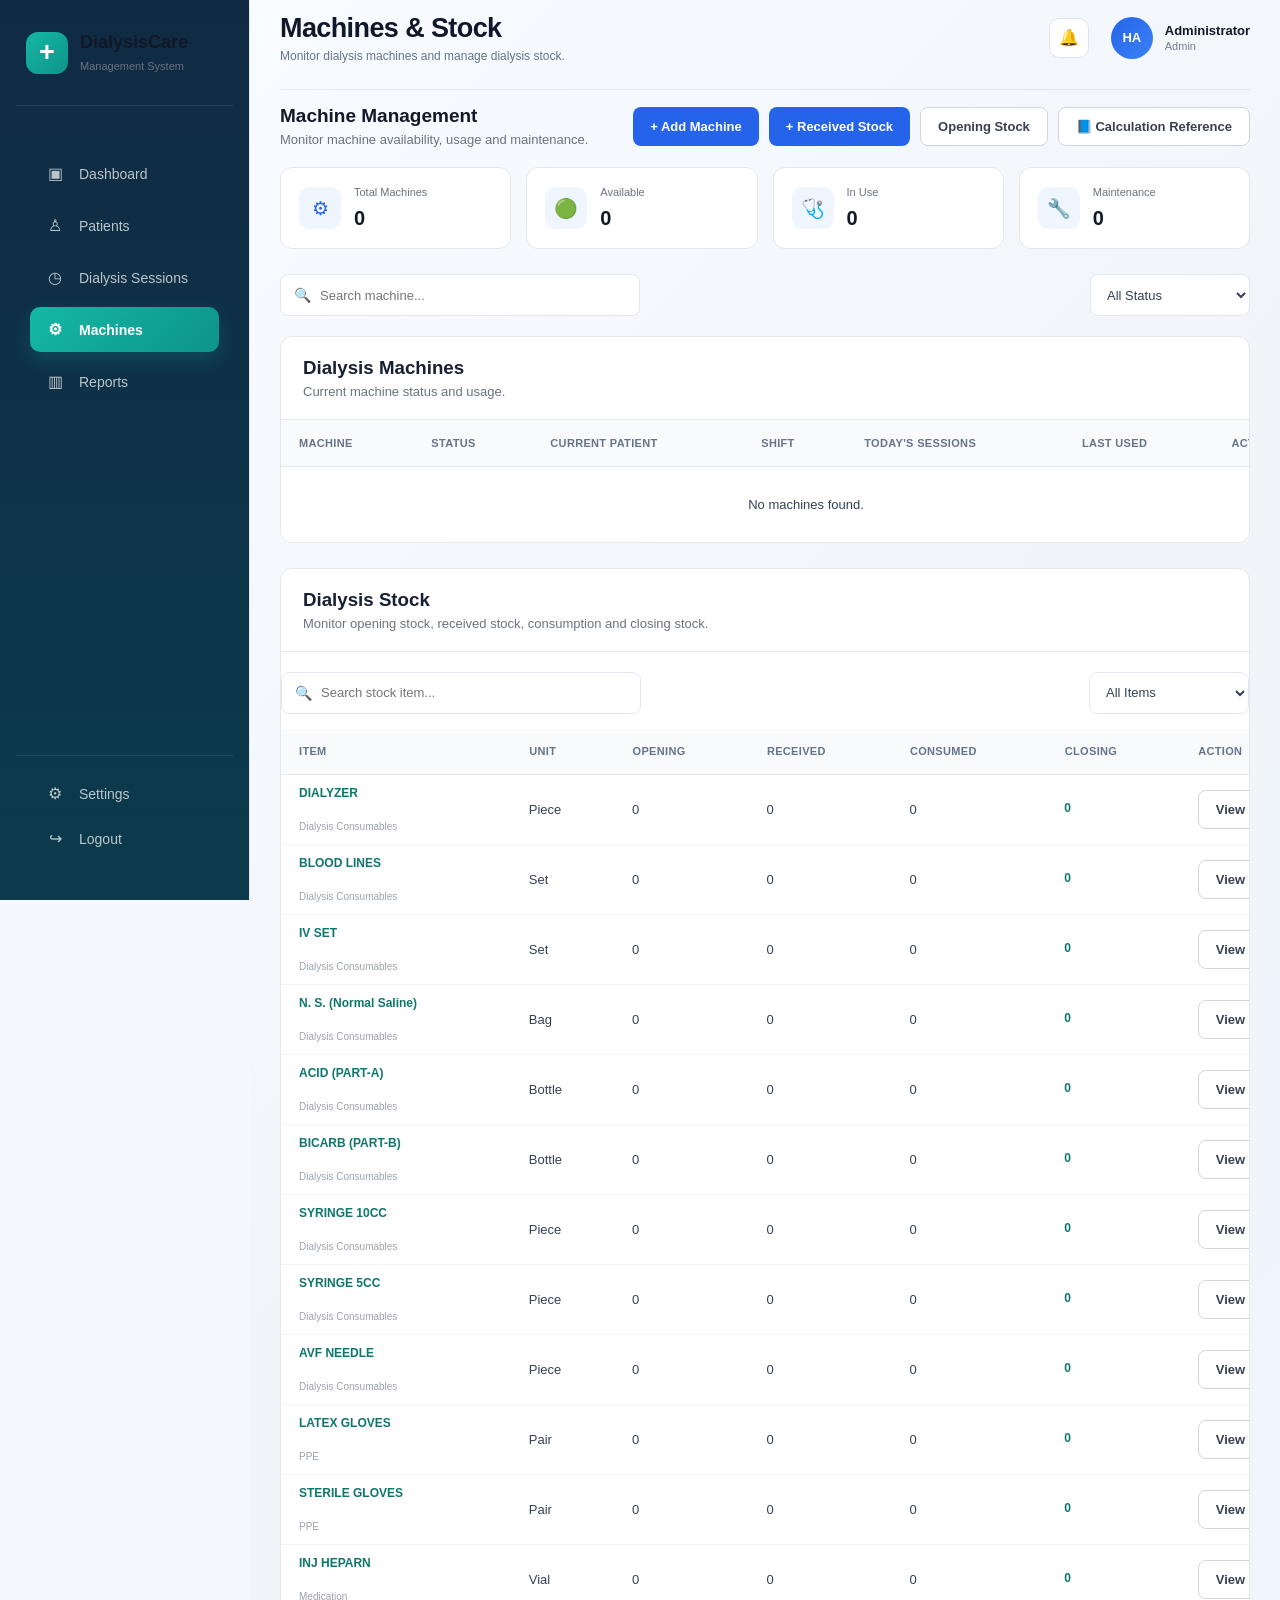
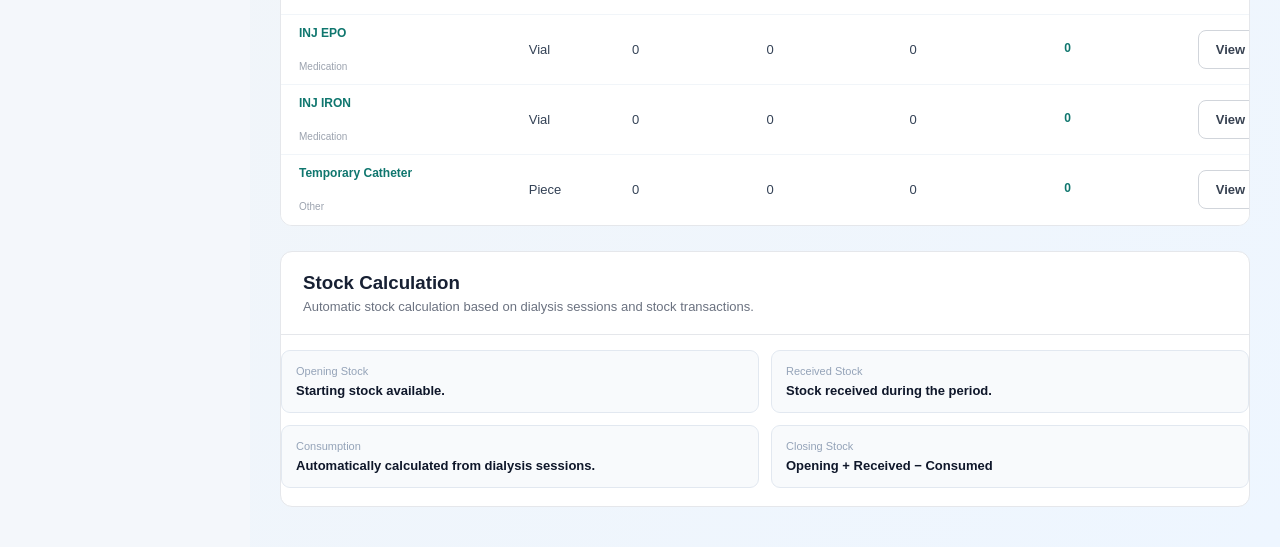
<file: stock.html>
<!DOCTYPE html>
<html lang="en">

<head>

    <meta charset="UTF-8">

    <meta
        name="viewport"
        content="width=device-width, initial-scale=1.0"
    >

    <title>Machines & Stock - DialysisCare</title>

    <link
        rel="stylesheet"
        href="../css/style.css"
    >

</head>


<body>


<!-- =====================================================
     SIDEBAR
====================================================== -->

<aside class="sidebar">

    <div class="logo">

        <div class="logo-icon">
            +
        </div>

        <div>

            <h2>
                DialysisCare
            </h2>

            <span>
                Management System
            </span>

        </div>

    </div>


    <nav class="navigation">

        <a
            href="../index.html"
            class="nav-link"
        >
            <span>▣</span>
            Dashboard
        </a>


        <a
            href="patients.html"
            class="nav-link"
        >
            <span>♙</span>
            Patients
        </a>


        <a
            href="dialysis.html"
            class="nav-link"
        >
            <span>◷</span>
            Dialysis Sessions
        </a>


        <a
            href="stock.html"
            class="nav-link active"
        >
            <span>⚙</span>
            Machines
        </a>


        <a
            href="reports.html"
            class="nav-link"
        >
            <span>▥</span>
            Reports
        </a>

    </nav>


    <div class="sidebar-bottom">

        <a
            href="#"
            class="nav-link"
        >
            <span>⚙</span>
            Settings
        </a>


        <a
            href="#"
            class="nav-link"
        >
            <span>↪</span>
            Logout
        </a>

    </div>

</aside>



<!-- =====================================================
     MAIN CONTENT
====================================================== -->

<main class="main-content">


    <!-- =================================================
         TOPBAR
    ================================================== -->

    <header class="topbar">

        <div>

            <h1>
                Machines & Stock
            </h1>

            <p>
                Monitor dialysis machines and manage dialysis stock.
            </p>

        </div>


        <div class="user-profile">

            <div class="notification">
                🔔
            </div>


            <div class="avatar">
                HA
            </div>


            <div class="user-info">

                <strong>
                    Administrator
                </strong>

                <span>
                    Admin
                </span>

            </div>

        </div>

    </header>



    <!-- =================================================
         MACHINE PAGE ACTION
    ================================================== -->

    <section class="patient-actions">

        <div>

            <h2>
                Machine Management
            </h2>

            <p>
                Monitor machine availability, usage and maintenance.
            </p>

        </div>


        <div
            style="
                display:flex;
                gap:10px;
                flex-wrap:wrap;
            "
        >

            <button
                type="button"
                class="primary-button"
                onclick="openMachineForm()"
            >
                + Add Machine
            </button>


            <button
                type="button"
                class="primary-button"
                onclick="openReceivedStock()"
            >
                + Received Stock
            </button>


            <button
                type="button"
                class="secondary-button"
                onclick="openOpeningStock()"
            >
                Opening Stock
            </button>


            <button
                type="button"
                class="secondary-button"
                onclick="showStockCalculationReference()"
            >
                📘 Calculation Reference
            </button>

        </div>

    </section>



    <!-- =================================================
         MACHINE SUMMARY
    ================================================== -->

    <section class="dialysis-summary">


        <!-- TOTAL MACHINES -->

        <div class="summary-card">

            <div class="summary-icon">
                ⚙
            </div>

            <div>

                <span>
                    Total Machines
                </span>

                <strong id="totalMachines">
                    0
                </strong>

            </div>

        </div>



        <!-- AVAILABLE -->

        <div class="summary-card">

            <div class="summary-icon">
                🟢
            </div>

            <div>

                <span>
                    Available
                </span>

                <strong id="availableMachines">
                    0
                </strong>

            </div>

        </div>



        <!-- IN USE -->

        <div class="summary-card">

            <div class="summary-icon">
                🩺
            </div>

            <div>

                <span>
                    In Use
                </span>

                <strong id="inUseMachines">
                    0
                </strong>

            </div>

        </div>



        <!-- MAINTENANCE -->

        <div class="summary-card">

            <div class="summary-icon">
                🔧
            </div>

            <div>

                <span>
                    Maintenance
                </span>

                <strong id="maintenanceMachines">
                    0
                </strong>

            </div>

        </div>

    </section>



    <!-- =================================================
         MACHINE TOOLS
    ================================================== -->

    <section class="machine-tools">


        <div class="search-box">

            <span>
                🔍
            </span>

            <input
                type="text"
                id="machineSearch"
                placeholder="Search machine..."
                oninput="searchMachines()"
                autocomplete="off"
            >

        </div>


        <select
            id="machineStatusFilter"
            onchange="filterMachines()"
            class="machine-filter"
        >

            <option value="All">
                All Status
            </option>

            <option value="Available">
                Available
            </option>

            <option value="In Use">
                In Use
            </option>

            <option value="Maintenance">
                Maintenance
            </option>

        </select>

    </section>



    <!-- =================================================
         MACHINE LIST
    ================================================== -->

    <section class="panel">


        <div class="table-header">

            <div>

                <h3>
                    Dialysis Machines
                </h3>

                <p>
                    Current machine status and usage.
                </p>

            </div>

        </div>


        <div class="table-container">

            <table>

                <thead>

                    <tr>

                        <th>
                            Machine
                        </th>

                        <th>
                            Status
                        </th>

                        <th>
                            Current Patient
                        </th>

                        <th>
                            Shift
                        </th>

                        <th>
                            Today's Sessions
                        </th>

                        <th>
                            Last Used
                        </th>

                        <th>
                            Action
                        </th>

                    </tr>

                </thead>


                <tbody id="machineTableBody">

                </tbody>

            </table>

        </div>

    </section>



    <!-- =================================================
         STOCK MANAGEMENT
    ================================================== -->

    <section
        class="panel"
        style="margin-top:25px;"
    >


        <!-- STOCK HEADER -->

        <div class="table-header">

            <div>

                <h3>
                    Dialysis Stock
                </h3>

                <p>
                    Monitor opening stock, received stock,
                    consumption and closing stock.
                </p>

            </div>

        </div>



        <!-- STOCK FILTER -->

        <div
            class="machine-tools"
            style="margin-bottom:15px;"
        >

            <div class="search-box">

                <span>
                    🔍
                </span>

                <input
                    type="text"
                    id="stockSearch"
                    placeholder="Search stock item..."
                    oninput="searchStock()"
                    autocomplete="off"
                >

            </div>


            <select
                id="stockCategoryFilter"
                class="machine-filter"
                onchange="filterStock()"
            >

                <option value="All">
                    All Items
                </option>

                <option value="Dialysis Consumables">
                    Dialysis Consumables
                </option>

                <option value="Medication">
                    Medication
                </option>

                <option value="PPE">
                    PPE
                </option>

                <option value="Other">
                    Other
                </option>

            </select>

        </div>



        <!-- STOCK TABLE -->

        <div class="table-container">

            <table>

                <thead>

                    <tr>

                        <th>
                            Item
                        </th>

                        <th>
                            Unit
                        </th>

                        <th>
                            Opening
                        </th>

                        <th>
                            Received
                        </th>

                        <th>
                            Consumed
                        </th>

                        <th>
                            Closing
                        </th>

                        <th>
                            Action
                        </th>

                    </tr>

                </thead>


                <tbody id="stockTableBody">

                </tbody>

            </table>

        </div>

    </section>



    <!-- =================================================
         STOCK INFORMATION
    ================================================== -->

    <section
        class="panel"
        style="margin-top:25px;"
    >

        <div class="table-header">

            <div>

                <h3>
                    Stock Calculation
                </h3>

                <p>
                    Automatic stock calculation based on dialysis
                    sessions and stock transactions.
                </p>

            </div>

        </div>


        <div
            class="machine-detail-grid"
            style="margin-top:15px;"
        >


            <div class="machine-detail-card">

                <span>
                    Opening Stock
                </span>

                <strong>
                    Starting stock available.
                </strong>

            </div>


            <div class="machine-detail-card">

                <span>
                    Received Stock
                </span>

                <strong>
                    Stock received during the period.
                </strong>

            </div>


            <div class="machine-detail-card">

                <span>
                    Consumption
                </span>

                <strong>
                    Automatically calculated from dialysis sessions.
                </strong>

            </div>


            <div class="machine-detail-card">

                <span>
                    Closing Stock
                </span>

                <strong>
                    Opening + Received − Consumed
                </strong>

            </div>

        </div>

    </section>

</main>



<!-- =====================================================
     MACHINE MODAL
====================================================== -->

<div
    id="machineModal"
    class="modal"
>


    <div class="modal-content machine-modal">


        <!-- HEADER -->

        <div class="modal-header">

            <div>

                <h2 id="machineModalTitle">
                    Add Machine
                </h2>

                <p>
                    Enter machine information.
                </p>

            </div>


            <button
                type="button"
                class="close-button"
                onclick="closeMachineForm()"
            >
                ×
            </button>

        </div>



        <!-- FORM -->

        <form id="machineForm">


            <div class="form-grid">


                <!-- MACHINE NAME -->

                <div class="form-group">

                    <label for="machineName">
                        Machine Name
                    </label>

                    <input
                        type="text"
                        id="machineName"
                        placeholder="Machine 01"
                        required
                    >

                </div>



                <!-- MACHINE CODE -->

                <div class="form-group">

                    <label for="machineCode">
                        Machine Code
                    </label>

                    <input
                        type="text"
                        id="machineCode"
                        placeholder="DIAL-001"
                        required
                    >

                </div>



                <!-- STATUS -->

                <div class="form-group">

                    <label for="machineStatus">
                        Status
                    </label>

                    <select
                        id="machineStatus"
                        required
                    >

                        <option value="Available">
                            Available
                        </option>

                        <option value="Maintenance">
                            Maintenance
                        </option>

                    </select>

                </div>



                <!-- LOCATION -->

                <div class="form-group">

                    <label for="machineLocation">
                        Location
                    </label>

                    <input
                        type="text"
                        id="machineLocation"
                        placeholder="Dialysis Unit"
                    >

                </div>



                <!-- LAST MAINTENANCE -->

                <div class="form-group">

                    <label for="lastMaintenance">
                        Last Maintenance
                    </label>

                    <input
                        type="date"
                        id="lastMaintenance"
                    >

                </div>



                <!-- NEXT MAINTENANCE -->

                <div class="form-group">

                    <label for="nextMaintenance">
                        Next Maintenance
                    </label>

                    <input
                        type="date"
                        id="nextMaintenance"
                    >

                </div>



                <!-- NOTES -->

                <div
                    class="form-group"
                    style="grid-column:1 / -1;"
                >

                    <label for="machineNotes">
                        Notes
                    </label>

                    <textarea
                        id="machineNotes"
                        rows="4"
                        placeholder="Machine notes..."
                    ></textarea>

                </div>

            </div>



            <!-- ACTIONS -->

            <div class="form-actions">

                <button
                    type="button"
                    class="secondary-button"
                    onclick="closeMachineForm()"
                >
                    Cancel
                </button>


                <button
                    type="submit"
                    class="primary-button"
                >
                    Save Machine
                </button>

            </div>

        </form>

    </div>

</div>



<!-- =====================================================
     MACHINE DETAILS MODAL
====================================================== -->

<div
    id="machineDetailsModal"
    class="modal"
>


    <div class="modal-content machine-modal">


        <!-- HEADER -->

        <div class="modal-header">

            <div>

                <h2 id="detailsMachineName">
                    Machine 01
                </h2>

                <p>
                    Machine details and usage information.
                </p>

            </div>


            <button
                type="button"
                class="close-button"
                onclick="closeMachineDetails()"
            >
                ×
            </button>

        </div>



        <!-- STATUS -->

        <div class="machine-detail-status">

            <span>
                Status
            </span>

            <strong id="detailsStatus">
                Available
            </strong>

        </div>



        <!-- DETAILS -->

        <div class="machine-detail-grid">


            <div class="machine-detail-card">

                <span>
                    Machine Code
                </span>

                <strong id="detailsCode">
                    -
                </strong>

            </div>


            <div class="machine-detail-card">

                <span>
                    Location
                </span>

                <strong id="detailsLocation">
                    -
                </strong>

            </div>


            <div class="machine-detail-card">

                <span>
                    Current Patient
                </span>

                <strong id="detailsPatient">
                    -
                </strong>

            </div>


            <div class="machine-detail-card">

                <span>
                    Current Shift
                </span>

                <strong id="detailsShift">
                    -
                </strong>

            </div>


            <div class="machine-detail-card">

                <span>
                    Today's Sessions
                </span>

                <strong id="detailsTodaySessions">
                    0
                </strong>

            </div>


            <div class="machine-detail-card">

                <span>
                    Total Sessions
                </span>

                <strong id="detailsTotalSessions">
                    0
                </strong>

            </div>


            <div class="machine-detail-card">

                <span>
                    Last Maintenance
                </span>

                <strong id="detailsLastMaintenance">
                    -
                </strong>

            </div>


            <div class="machine-detail-card">

                <span>
                    Next Maintenance
                </span>

                <strong id="detailsNextMaintenance">
                    -
                </strong>

            </div>

        </div>



        <!-- NOTES -->

        <div class="machine-notes">

            <h3>
                Notes
            </h3>

            <p id="detailsNotes">
                No notes available.
            </p>

        </div>



        <!-- ACTIONS -->

        <div class="form-actions">

            <button
                type="button"
                class="secondary-button"
                onclick="closeMachineDetails()"
            >
                Close
            </button>

        </div>

    </div>

</div>



<!-- =====================================================
     RECEIVED STOCK MODAL
====================================================== -->

<div
    id="receivedStockModal"
    class="modal"
>


    <div class="modal-content machine-modal">


        <!-- HEADER -->

        <div class="modal-header">

            <div>

                <h2>
                    Received Stock
                </h2>

                <p>
                    Record stock received into the dialysis unit.
                </p>

            </div>


            <button
                type="button"
                class="close-button"
                onclick="closeReceivedStock()"
            >
                ×
            </button>

        </div>



        <!-- FORM -->

        <form id="receivedStockForm">


            <div class="form-grid">


                <!-- ITEM -->

                <div class="form-group">

                    <label for="receivedStockItem">
                        Stock Item
                    </label>

                    <select
                        id="receivedStockItem"
                        required
                    >

                        <option value="">
                            Select stock item
                        </option>

                        <option value="DIALYZER">
                            DIALYZER
                        </option>

                        <option value="BLOOD LINES">
                            BLOOD LINES
                        </option>

                        <option value="IV SET">
                            IV SET
                        </option>

                        <option value="N. S. (Normal Saline)">
                            N. S. (Normal Saline)
                        </option>

                        <option value="ACID (PART-A)">
                            ACID (PART-A)
                        </option>

                        <option value="BICARB (PART-B)">
                            BICARB (PART-B)
                        </option>

                        <option value="SYRINGE 10CC">
                            SYRINGE 10CC
                        </option>

                        <option value="SYRINGE 5CC">
                            SYRINGE 5CC
                        </option>

                        <option value="AVF NEEDLE">
                            AVF NEEDLE
                        </option>

                        <option value="LATEX GLOVES">
                            LATEX GLOVES
                        </option>

                        <option value="STERILE GLOVES">
                            STERILE GLOVES
                        </option>

                        <option value="INJ HEPARN">
                            INJ HEPARN
                        </option>

                        <option value="INJ EPO">
                            INJ EPO
                        </option>

                        <option value="INJ IRON">
                            INJ IRON
                        </option>

                        <option value="Temporary Catheter">
                            Temporary Catheter
                        </option>

                    </select>

                </div>



                <!-- QUANTITY -->

                <div class="form-group">

                    <label for="receivedStockQuantity">
                        Quantity Received
                    </label>

                    <input
                        type="number"
                        id="receivedStockQuantity"
                        min="1"
                        step="1"
                        placeholder="100"
                        required
                    >

                </div>



                <!-- DATE -->

                <div class="form-group">

                    <label for="receivedStockDate">
                        Date Received
                    </label>

                    <input
                        type="date"
                        id="receivedStockDate"
                        required
                    >

                </div>



                <!-- REFERENCE -->

                <div class="form-group">

                    <label for="receivedStockReference">
                        Reference / GRN
                    </label>

                    <input
                        type="text"
                        id="receivedStockReference"
                        placeholder="GRN-001"
                    >

                </div>



                <!-- NOTES -->

                <div
                    class="form-group"
                    style="grid-column:1 / -1;"
                >

                    <label for="receivedStockNotes">
                        Notes
                    </label>

                    <textarea
                        id="receivedStockNotes"
                        rows="3"
                        placeholder="Enter notes..."
                    ></textarea>

                </div>

            </div>



            <!-- ACTIONS -->

            <div class="form-actions">

                <button
                    type="button"
                    class="secondary-button"
                    onclick="closeReceivedStock()"
                >
                    Cancel
                </button>


                <button
                    type="submit"
                    class="primary-button"
                >
                    Receive Stock
                </button>

            </div>

        </form>

    </div>

</div>



<!-- =====================================================
     OPENING STOCK MODAL
====================================================== -->

<div
    id="openingStockModal"
    class="modal"
>


    <div class="modal-content machine-modal">


        <!-- HEADER -->

        <div class="modal-header">

            <div>

                <h2>
                    Opening Stock
                </h2>

                <p>
                    Enter the opening stock balance.
                </p>

            </div>


            <button
                type="button"
                class="close-button"
                onclick="closeOpeningStock()"
            >
                ×
            </button>

        </div>



        <!-- FORM -->

        <form id="openingStockForm">


            <div class="form-grid">


                <!-- ITEM -->

                <div class="form-group">

                    <label for="openingStockItem">
                        Stock Item
                    </label>

                    <select
                        id="openingStockItem"
                        required
                    >

                        <option value="">
                            Select stock item
                        </option>

                        <option value="DIALYZER">
                            DIALYZER
                        </option>

                        <option value="BLOOD LINES">
                            BLOOD LINES
                        </option>

                        <option value="IV SET">
                            IV SET
                        </option>

                        <option value="N. S. (Normal Saline)">
                            N. S. (Normal Saline)
                        </option>

                        <option value="ACID (PART-A)">
                            ACID (PART-A)
                        </option>

                        <option value="BICARB (PART-B)">
                            BICARB (PART-B)
                        </option>

                        <option value="SYRINGE 10CC">
                            SYRINGE 10CC
                        </option>

                        <option value="SYRINGE 5CC">
                            SYRINGE 5CC
                        </option>

                        <option value="AVF NEEDLE">
                            AVF NEEDLE
                        </option>

                        <option value="LATEX GLOVES">
                            LATEX GLOVES
                        </option>

                        <option value="STERILE GLOVES">
                            STERILE GLOVES
                        </option>

                        <option value="INJ HEPARN">
                            INJ HEPARN
                        </option>

                        <option value="INJ EPO">
                            INJ EPO
                        </option>

                        <option value="INJ IRON">
                            INJ IRON
                        </option>

                        <option value="Temporary Catheter">
                            Temporary Catheter
                        </option>

                    </select>

                </div>



                <!-- QUANTITY -->

                <div class="form-group">

                    <label for="openingStockQuantity">
                        Opening Quantity
                    </label>

                    <input
                        type="number"
                        id="openingStockQuantity"
                        min="0"
                        step="1"
                        placeholder="100"
                        required
                    >

                </div>



                <!-- DATE -->

                <div class="form-group">

                    <label for="openingStockDate">
                        Opening Date
                    </label>

                    <input
                        type="date"
                        id="openingStockDate"
                        required
                    >

                </div>



                <!-- NOTES -->

                <div
                    class="form-group"
                    style="grid-column:1 / -1;"
                >

                    <label for="openingStockNotes">
                        Notes
                    </label>

                    <textarea
                        id="openingStockNotes"
                        rows="3"
                        placeholder="Enter notes..."
                    ></textarea>

                </div>

            </div>



            <!-- ACTIONS -->

            <div class="form-actions">

                <button
                    type="button"
                    class="secondary-button"
                    onclick="closeOpeningStock()"
                >
                    Cancel
                </button>


                <button
                    type="submit"
                    class="primary-button"
                >
                    Save Opening Stock
                </button>

            </div>

        </form>

    </div>

</div>



<!-- =====================================================
     STOCK CALCULATION REFERENCE MODAL
====================================================== -->

<div
    id="stockReferenceModal"
    class="modal"
>


    <div class="modal-content machine-modal">


        <div class="modal-header">

            <div>

                <h2>
                    Stock Calculation Reference
                </h2>

                <p>
                    Dialysis stock consumption rules.
                </p>

            </div>


            <button
                type="button"
                class="close-button"
                onclick="closeStockCalculationReference()"
            >
                ×
            </button>

        </div>



        <div class="machine-notes">


            <h3>
                General Consumption
            </h3>

            <p>
                Each dialysis patient normally uses:
            </p>


            <ul
                style="
                    margin-top:10px;
                    padding-left:20px;
                    line-height:1.8;
                "
            >

                <li>
                    1 Dialyzer
                </li>

                <li>
                    1 Blood Lines
                </li>

                <li>
                    1 Bicarbonate (Part-B)
                </li>

                <li>
                    1 Syringe 10CC
                </li>

                <li>
                    1 Acid (Part-A)
                </li>

                <li>
                    2 IV Sets
                </li>

                <li>
                    2 Normal Saline
                </li>

                <li>
                    6 pairs Latex Gloves
                </li>

            </ul>


            <h3
                style="margin-top:20px;"
            >
                AVF Patient
            </h3>

            <p>
                AVF patients additionally use:
            </p>


            <ul
                style="
                    margin-top:10px;
                    padding-left:20px;
                    line-height:1.8;
                "
            >

                <li>
                    1 AVF Needle
                </li>

                <li>
                    1 Syringe 5CC
                </li>

            </ul>


            <h3
                style="margin-top:20px;"
            >
                Catheter Patient
            </h3>

            <p>
                Catheter patients use:
            </p>


            <ul
                style="
                    margin-top:10px;
                    padding-left:20px;
                    line-height:1.8;
                "
            >

                <li>
                    2 Syringe 5CC
                </li>

                <li>
                    1 additional IV Set
                </li>

                <li>
                    2 Sterile Gloves
                </li>

            </ul>


            <h3
                style="margin-top:20px;"
            >
                New Catheter Patient
            </h3>

            <p>
                A new catheter patient additionally uses:
            </p>


            <ul
                style="
                    margin-top:10px;
                    padding-left:20px;
                    line-height:1.8;
                "
            >

                <li>
                    1 Temporary Catheter
                </li>

            </ul>


            <h3
                style="margin-top:20px;"
            >
                Medication
            </h3>

            <ul
                style="
                    margin-top:10px;
                    padding-left:20px;
                    line-height:1.8;
                "
            >

                <li>
                    1 EPO for each applicable patient
                </li>

                <li>
                    Iron according to clinical requirement
                </li>

                <li>
                    Heparin according to dialysis protocol
                </li>

            </ul>


        </div>



        <div class="form-actions">

            <button
                type="button"
                class="secondary-button"
                onclick="closeStockCalculationReference()"
            >
                Close
            </button>

        </div>

    </div>

</div>



<!-- =====================================================
     JAVASCRIPT
====================================================== -->

<script src="../js/machine.js"></script>


</body>

</html>
</file>
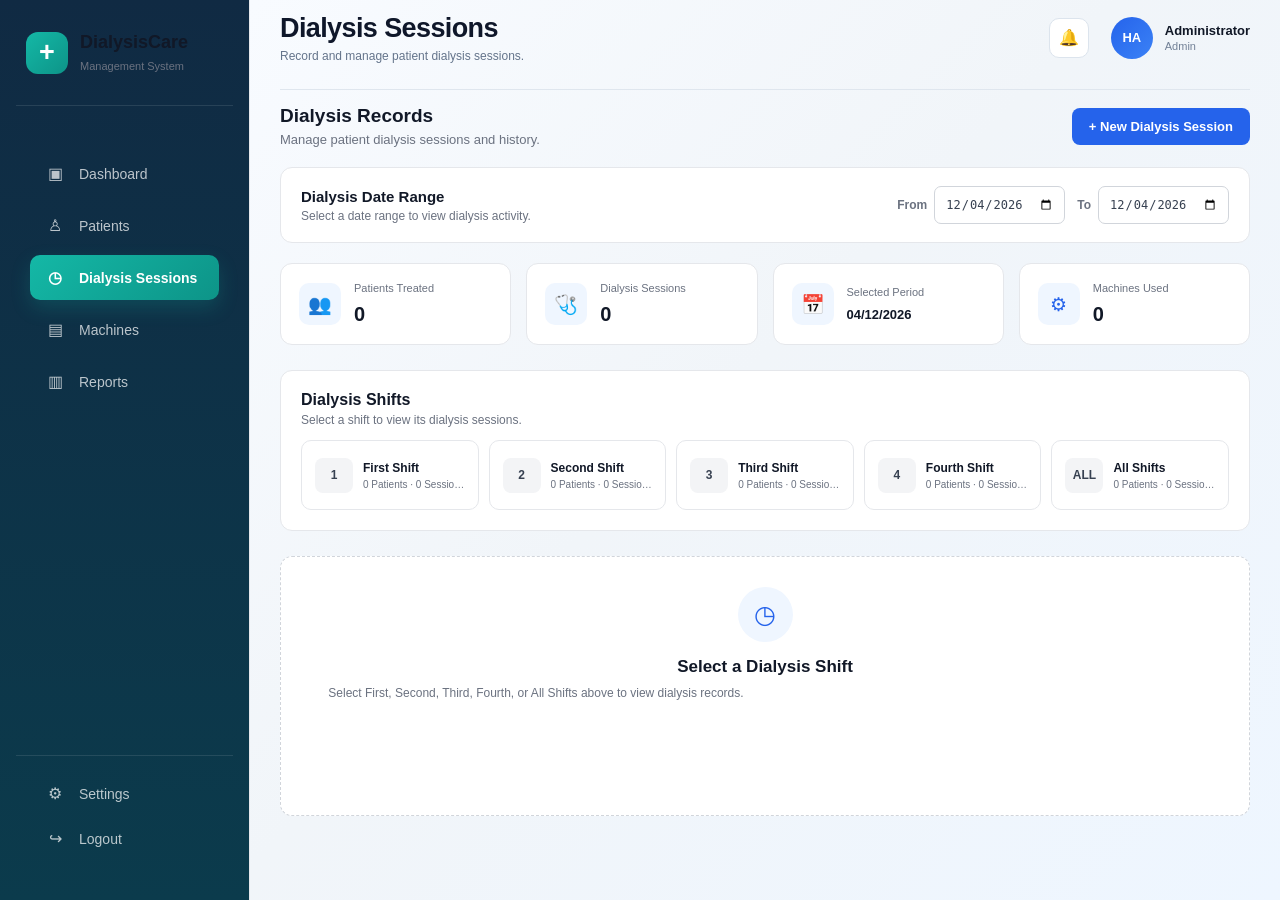
<file: pages/dialysis.html>
<!DOCTYPE html>
<html lang="en">

<head>

    <meta charset="UTF-8">

    <meta
        name="viewport"
        content="width=device-width, initial-scale=1.0"
    >

    <title>Dialysis Sessions - DialysisCare</title>

    <link
        rel="stylesheet"
        href="../css/style.css"
    >

</head>


<body>


<!-- =====================================================
     SIDEBAR
====================================================== -->

<aside class="sidebar">

    <div class="logo">

        <div class="logo-icon">
            +
        </div>

        <div>

            <h2>
                DialysisCare
            </h2>

            <span>
                Management System
            </span>

        </div>

    </div>


    <nav class="navigation">

        <a
            href="../index.html"
            class="nav-link"
        >
            <span>▣</span>
            Dashboard
        </a>


        <a
            href="patients.html"
            class="nav-link"
        >
            <span>♙</span>
            Patients
        </a>


        <a
            href="dialysis.html"
            class="nav-link active"
        >
            <span>◷</span>
            Dialysis Sessions
        </a>


        <a
            href="stock.html"
            class="nav-link"
        >
            <span>▤</span>
            Machines
        </a>


        <a
            href="reports.html"
            class="nav-link"
        >
            <span>▥</span>
            Reports
        </a>

    </nav>


    <div class="sidebar-bottom">

        <a
            href="#"
            class="nav-link"
        >
            <span>⚙</span>
            Settings
        </a>


        <a
            href="#"
            class="nav-link"
        >
            <span>↪</span>
            Logout
        </a>

    </div>

</aside>



<!-- =====================================================
     MAIN CONTENT
====================================================== -->

<main class="main-content">


    <!-- =================================================
         HEADER
    ================================================== -->

    <header class="topbar">

        <div>

            <h1>
                Dialysis Sessions
            </h1>

            <p>
                Record and manage patient dialysis sessions.
            </p>

        </div>


        <div class="user-profile">

            <div class="notification">
                🔔
            </div>


            <div class="avatar">
                HA
            </div>


            <div class="user-info">

                <strong>
                    Administrator
                </strong>

                <span>
                    Admin
                </span>

            </div>

        </div>

    </header>



    <!-- =================================================
         PAGE ACTION
    ================================================== -->

    <section class="patient-actions">

        <div>

            <h2>
                Dialysis Records
            </h2>

            <p>
                Manage patient dialysis sessions and history.
            </p>

        </div>


        <button
            type="button"
            class="primary-button"
            onclick="openDialysisForm()"
        >
            + New Dialysis Session
        </button>

    </section>



    <!-- =================================================
         DATE RANGE FILTER
    ================================================== -->

    <section class="date-filter-section">

        <div class="date-filter-header">

            <div>

                <h3>
                    Dialysis Date Range
                </h3>

                <p>
                    Select a date range to view dialysis activity.
                </p>

            </div>


            <div class="date-filter-control">

                <div class="date-range-field">

                    <label for="dialysisStartDate">
                        From
                    </label>

                    <input
                        type="date"
                        id="dialysisStartDate"
                        onchange="changeDialysisDate()"
                    >

                </div>


                <div class="date-range-field">

                    <label for="dialysisEndDate">
                        To
                    </label>

                    <input
                        type="date"
                        id="dialysisEndDate"
                        onchange="changeDialysisDate()"
                    >

                </div>

            </div>

        </div>

    </section>



    <!-- =================================================
         SUMMARY
    ================================================== -->

    <section
        class="dialysis-summary"
        id="dialysisSummary"
    >


        <div class="summary-card">

            <div class="summary-icon">
                👥
            </div>

            <div>

                <span>
                    Patients Treated
                </span>

                <strong id="totalPatients">
                    0
                </strong>

            </div>

        </div>



        <div class="summary-card">

            <div class="summary-icon">
                🩺
            </div>

            <div>

                <span>
                    Dialysis Sessions
                </span>

                <strong id="totalSessions">
                    0
                </strong>

            </div>

        </div>



        <div class="summary-card">

            <div class="summary-icon">
                📅
            </div>

            <div>

                <span>
                    Selected Period
                </span>

                <strong
                    id="selectedDateDisplay"
                    class="summary-date-value"
                >
                    -
                </strong>

            </div>

        </div>



        <div class="summary-card">

            <div class="summary-icon">
                ⚙
            </div>

            <div>

                <span>
                    Machines Used
                </span>

                <strong id="machinesUsed">
                    0
                </strong>

            </div>

        </div>

    </section>



    <!-- =================================================
         SHIFT SECTION
    ================================================== -->

    <section class="shift-section">

        <div class="shift-header">

            <div>

                <h3>
                    Dialysis Shifts
                </h3>

                <p>
                    Select a shift to view its dialysis sessions.
                </p>

            </div>

        </div>


        <div class="shift-buttons">


            <button
                type="button"
                class="shift-btn"
                id="firstShiftBtn"
                onclick="filterByShift('First')"
            >

                <span class="shift-icon">
                    1
                </span>

                <span class="shift-content">

                    <strong>
                        First Shift
                    </strong>

                    <small>
                        0 Patients · 0 Sessions
                    </small>

                </span>

            </button>



            <button
                type="button"
                class="shift-btn"
                id="secondShiftBtn"
                onclick="filterByShift('Second')"
            >

                <span class="shift-icon">
                    2
                </span>

                <span class="shift-content">

                    <strong>
                        Second Shift
                    </strong>

                    <small>
                        0 Patients · 0 Sessions
                    </small>

                </span>

            </button>



            <button
                type="button"
                class="shift-btn"
                id="thirdShiftBtn"
                onclick="filterByShift('Third')"
            >

                <span class="shift-icon">
                    3
                </span>

                <span class="shift-content">

                    <strong>
                        Third Shift
                    </strong>

                    <small>
                        0 Patients · 0 Sessions
                    </small>

                </span>

            </button>



            <button
                type="button"
                class="shift-btn"
                id="fourthShiftBtn"
                onclick="filterByShift('Fourth')"
            >

                <span class="shift-icon">
                    4
                </span>

                <span class="shift-content">

                    <strong>
                        Fourth Shift
                    </strong>

                    <small>
                        0 Patients · 0 Sessions
                    </small>

                </span>

            </button>



            <button
                type="button"
                class="shift-btn"
                id="allShiftBtn"
                onclick="filterByShift('All')"
            >

                <span class="shift-icon">
                    ALL
                </span>

                <span class="shift-content">

                    <strong>
                        All Shifts
                    </strong>

                    <small>
                        0 Patients · 0 Sessions
                    </small>

                </span>

            </button>

        </div>

    </section>



    <!-- =================================================
         EMPTY STATE
    ================================================== -->

    <section
        class="dialysis-empty-state"
        id="dialysisEmptyState"
    >

        <div class="empty-state-icon">
            ◷
        </div>

        <h2>
            Select a Dialysis Shift
        </h2>

        <p>
            Select First, Second, Third, Fourth, or All Shifts
            above to view dialysis records.
        </p>

    </section>



    <!-- =================================================
         RECORDS
    ================================================== -->

    <section
        id="dialysisRecordsArea"
        class="dialysis-records-area"
        style="display:none;"
    >


        <section class="patient-actions">

            <div>

                <h2 id="currentShiftTitle">
                    First Shift
                </h2>

                <p id="currentShiftDescription">
                    Patients scheduled for this dialysis shift.
                </p>

            </div>

        </section>



        <!-- SEARCH -->

        <section class="search-section">

            <input
                type="text"
                id="searchSession"
                placeholder="Search by Patient ID, Name, Panel, Machine..."
                oninput="searchSessions()"
                autocomplete="off"
            >

        </section>



        <!-- TABLE -->

        <section class="panel">

            <div class="table-container">

                <table>

                    <thead>

                        <tr>

                            <th>
                                Patient ID
                            </th>

                            <th>
                                Patient Name
                            </th>

                            <th>
                                Panel
                            </th>

                            <th>
                                Patient Type
                            </th>

                            <th>
                                Access
                            </th>

                            <th>
                                Shift
                            </th>

                            <th>
                                Date
                            </th>

                            <th>
                                Machine
                            </th>

                            <th>
                                Start
                            </th>

                            <th>
                                End
                            </th>

                            <th>
                                Doctor Response
                            </th>

                            <th>
                                Approval
                            </th>

                            <th>
                                Approval Time
                            </th>

                            <th>
                                Action
                            </th>

                        </tr>

                    </thead>


                    <tbody id="dialysisTableBody">

                    </tbody>

                </table>

            </div>

        </section>

    </section>

</main>



<!-- =====================================================
     NEW DIALYSIS MODAL
====================================================== -->

<div
    id="dialysisModal"
    class="modal"
>

    <div class="modal-content dialysis-modal">


        <div class="modal-header">

            <div>

                <h2>
                    New Dialysis Session
                </h2>

                <p>
                    Enter information for this dialysis session.
                </p>

            </div>


            <button
                type="button"
                class="close-button"
                onclick="closeDialysisForm()"
            >
                ×
            </button>

        </div>



        <form id="dialysisForm">

            <div class="form-grid">


                <!-- PATIENT ID -->

                <div class="form-group">

                    <label for="sessionPatientIdNumber">
                        Patient ID
                    </label>

                    <div class="patient-id-input">

                        <span class="patient-id-prefix">
                            NSKAMH-
                        </span>

                        <input
                            type="text"
                            id="sessionPatientIdNumber"
                            placeholder="20053233"
                            inputmode="numeric"
                            autocomplete="off"
                            required
                        >

                    </div>

                    <small class="input-help">
                        Enter patient ID number only.
                    </small>

                    <input
                        type="hidden"
                        id="sessionPatientId"
                    >

                </div>



                <!-- PATIENT NAME -->

                <div class="form-group">

                    <label for="sessionPatientName">
                        Patient Name
                    </label>

                    <input
                        type="text"
                        id="sessionPatientName"
                        readonly
                    >

                </div>



                <!-- PANEL -->

                <div class="form-group">

                    <label for="sessionPanel">
                        Panel
                    </label>

                    <input
                        type="text"
                        id="sessionPanel"
                        readonly
                    >

                </div>



                <!-- PATIENT TYPE -->

                <div class="form-group">

                    <label for="patientType">
                        Patient Type
                    </label>

                    <select
                        id="patientType"
                        required
                    >

                        <option value="">
                            Select patient type
                        </option>

                        <option value="OPD">
                            OPD
                        </option>

                        <option value="IPD">
                            IPD
                        </option>

                    </select>

                </div>



                <!-- ACCESS TYPE -->

                <div class="form-group">

                    <label for="accessType">
                        Dialysis Access Type
                    </label>

                    <select
                        id="accessType"
                        required
                    >

                        <option value="">
                            Select access type
                        </option>

                        <option value="AVF">
                            AVF
                        </option>

                        <option value="Catheter">
                            Catheter
                        </option>

                    </select>

                    <small class="input-help">
                        Select the access type used for this dialysis session.
                    </small>

                </div>



                <!-- SHIFT -->

                <div class="form-group">

                    <label for="sessionShift">
                        Dialysis Shift
                    </label>

                    <select
                        id="sessionShift"
                        required
                    >

                        <option value="">
                            Select dialysis shift
                        </option>

                        <option value="First">
                            First Shift
                        </option>

                        <option value="Second">
                            Second Shift
                        </option>

                        <option value="Third">
                            Third Shift
                        </option>

                        <option value="Fourth">
                            Fourth Shift
                        </option>

                    </select>

                </div>



                <!-- DATE -->

                <div class="form-group">

                    <label for="sessionDate">
                        Session Date
                    </label>

                    <input
                        type="date"
                        id="sessionDate"
                        required
                    >

                </div>



                <!-- MACHINE -->

                <div class="form-group">

                    <label for="sessionMachine">
                        Machine
                    </label>

                    <select
                        id="sessionMachine"
                        required
                    >

                        <option value="">
                            Select machine
                        </option>

                    </select>

                    <small class="input-help">
                        Machines under maintenance cannot be selected.
                    </small>

                </div>
                <!-- =================================================
     ERYTHROPOIETIN
================================================= -->

<div class="form-group">

    <label for="epoGiven">
        Erythropoietin (EPO)
    </label>

    <select id="epoGiven">

        <option value="No">
            No - Not Given
        </option>

        <option value="Yes">
            Yes - Given
        </option>

    </select>

    <small class="input-help">
        Select whether Erythropoietin was given during this dialysis session.
    </small>

</div>



                <!-- WEIGHT BEFORE -->

                <div class="form-group">

                    <label for="weightBefore">
                        Weight Before (kg)
                    </label>

                    <input
                        type="number"
                        id="weightBefore"
                        step="0.1"
                        min="0"
                        placeholder="70.5"
                    >

                </div>



                <!-- WEIGHT AFTER -->

                <div class="form-group">

                    <label for="weightAfter">
                        Weight After (kg)
                    </label>

                    <input
                        type="number"
                        id="weightAfter"
                        step="0.1"
                        min="0"
                        placeholder="68.5"
                    >

                </div>



                <!-- NOTES -->

                <div
                    class="form-group"
                    style="grid-column:1 / -1;"
                >

                    <label for="sessionNotes">
                        Notes
                    </label>

                    <textarea
                        id="sessionNotes"
                        rows="4"
                        placeholder="Enter session notes..."
                    ></textarea>

                </div>

            </div>



            <div class="form-actions">

                <button
                    type="button"
                    class="secondary-button"
                    onclick="closeDialysisForm()"
                >
                    Cancel
                </button>


                <button
                    type="submit"
                    class="primary-button"
                >
                    Save Session
                </button>

            </div>

        </form>

    </div>

</div>



<!-- =====================================================
     UPDATE SESSION MODAL
====================================================== -->

<div
    id="updateSessionModal"
    class="modal"
>

    <div class="modal-content dialysis-modal">


        <div class="modal-header">

            <div>

                <h2>
                    Update Dialysis Session
                </h2>

                <p>
                    Update session workflow and add remarks.
                </p>

            </div>


            <button
                type="button"
                class="close-button"
                onclick="closeUpdateSession()"
            >
                ×
            </button>

        </div>



        <!-- PATIENT INFORMATION -->

        <div class="session-update-summary">

            <div>

                <span>
                    Patient
                </span>

                <strong id="updatePatientName">
                    -
                </strong>

            </div>


            <div>

                <span>
                    Patient ID
                </span>

                <strong id="updatePatientId">
                    -
                </strong>

            </div>


            <div>

                <span>
                    Shift
                </span>

                <strong id="updateShift">
                    -
                </strong>

            </div>


            <div>

                <span>
                    Access
                </span>

                <strong id="updateAccessType">
                    -
                </strong>

            </div>

        </div>



        <!-- WORKFLOW -->

        <div class="session-workflow">


            <!-- START -->

            <div class="workflow-row">

                <div>

                    <strong>
                        Start Time
                    </strong>

                    <small>
                        Time dialysis treatment started.
                    </small>

                </div>


                <div class="workflow-control">

                    <input
                        type="time"
                        id="updateStartTime"
                    >

                    <button
                        type="button"
                        class="action-btn"
                        onclick="setCurrentUpdateTime('updateStartTime')"
                    >
                        Now
                    </button>

                </div>

            </div>



            <!-- END -->

            <div class="workflow-row">

                <div>

                    <strong>
                        End Time
                    </strong>

                    <small>
                        Time dialysis treatment ended.
                    </small>

                </div>


                <div class="workflow-control">

                    <input
                        type="time"
                        id="updateEndTime"
                    >

                    <button
                        type="button"
                        class="action-btn"
                        onclick="setCurrentUpdateTime('updateEndTime')"
                    >
                        Now
                    </button>

                </div>

            </div>



            <!-- DOCTOR RESPONSE -->

            <div class="workflow-row">

                <div>

                    <strong>
                        Doctor Response Time
                    </strong>

                    <small>
                        Time doctor responded to the session.
                    </small>

                </div>


                <div class="workflow-control">

                    <input
                        type="time"
                        id="updateDoctorResponseTime"
                    >

                    <button
                        type="button"
                        class="action-btn"
                        onclick="setCurrentUpdateTime('updateDoctorResponseTime')"
                    >
                        Now
                    </button>

                </div>

            </div>



            <!-- APPROVAL STATUS -->

            <div class="workflow-row">

                <div>

                    <strong>
                        Approval Status
                    </strong>

                    <small>
                        Current approval status.
                    </small>

                </div>


                <div class="workflow-control">

                    <select id="updateApprovalStatus">

                        <option value="Pending">
                            Pending
                        </option>

                        <option value="Approved">
                            Approved
                        </option>

                        <option value="Rejected">
                            Rejected
                        </option>

                    </select>

                </div>

            </div>



            <!-- APPROVAL TIME -->

            <div class="workflow-row">

                <div>

                    <strong>
                        Approval Time
                    </strong>

                    <small>
                        Time the session was approved.
                    </small>

                </div>


                <div class="workflow-control">

                    <input
                        type="time"
                        id="updateApprovalTime"
                    >

                    <button
                        type="button"
                        class="action-btn"
                        onclick="setCurrentUpdateTime('updateApprovalTime')"
                    >
                        Now
                    </button>

                </div>

            </div>

        </div>



        <!-- REMARK -->

        <div class="form-group">

            <label for="updateRemark">
                Remark
            </label>

            <textarea
                id="updateRemark"
                rows="4"
                placeholder="Enter remark for this update..."
            ></textarea>

            <small class="input-help">
                Add any important information about this dialysis session.
            </small>

        </div>



        <!-- ACTIONS -->

        <div class="form-actions">

            <button
                type="button"
                class="secondary-button"
                onclick="closeUpdateSession()"
            >
                Cancel
            </button>


            <button
                type="button"
                class="primary-button"
                onclick="saveSessionUpdate()"
            >
                Save Update
            </button>

        </div>

    </div>

</div>



<!-- =====================================================
     JAVASCRIPT
====================================================== -->

<script src="../js/dialysis.js"></script>


</body>

</html>
</file>
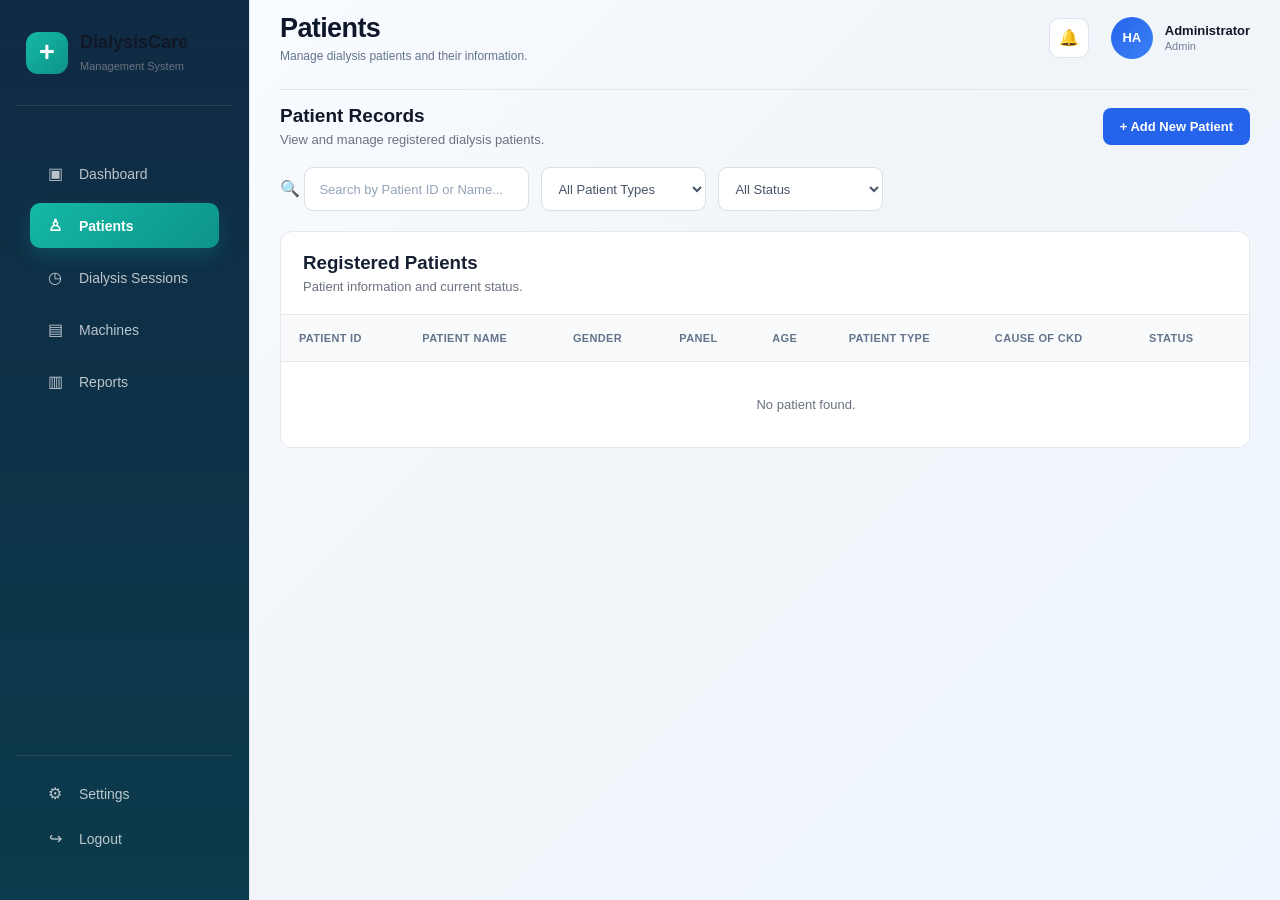
<file: pages/patients.html>
<!DOCTYPE html>
<html lang="en">

<head>

    <meta charset="UTF-8">

    <meta
        name="viewport"
        content="width=device-width, initial-scale=1.0"
    >

    <title>
        Patients - DialysisCare
    </title>

    <link
        rel="stylesheet"
        href="../css/style.css"
    >

</head>


<body>


<!-- =====================================================
     SIDEBAR
====================================================== -->

<aside class="sidebar">

    <div class="logo">

        <div class="logo-icon">
            +
        </div>

        <div>

            <h2>
                DialysisCare
            </h2>

            <span>
                Management System
            </span>

        </div>

    </div>


    <nav class="navigation">

        <a
            href="../index.html"
            class="nav-link"
        >
            <span>▣</span>
            Dashboard
        </a>


        <a
            href="patients.html"
            class="nav-link active"
        >
            <span>♙</span>
            Patients
        </a>


        <a
            href="dialysis.html"
            class="nav-link"
        >
            <span>◷</span>
            Dialysis Sessions
        </a>


        <a
            href="stock.html"
            class="nav-link"
        >
            <span>▤</span>
            Machines
        </a>


        <a
            href="reports.html"
            class="nav-link"
        >
            <span>▥</span>
            Reports
        </a>

    </nav>


    <div class="sidebar-bottom">

        <a
            href="#"
            class="nav-link"
        >
            <span>⚙</span>
            Settings
        </a>


        <a
            href="#"
            class="nav-link"
        >
            <span>↪</span>
            Logout
        </a>

    </div>

</aside>



<!-- =====================================================
     MAIN CONTENT
====================================================== -->

<main class="main-content">


    <!-- =================================================
         TOPBAR
    ================================================== -->

    <header class="topbar">

        <div>

            <h1>
                Patients
            </h1>

            <p>
                Manage dialysis patients and their information.
            </p>

        </div>


        <div class="user-profile">

            <div class="notification">
                🔔
            </div>


            <div class="avatar">
                HA
            </div>


            <div class="user-info">

                <strong>
                    Administrator
                </strong>

                <span>
                    Admin
                </span>

            </div>

        </div>

    </header>



    <!-- =================================================
         PAGE ACTION
    ================================================== -->

    <section class="patient-actions">

        <div>

            <h2>
                Patient Records
            </h2>

            <p>
                View and manage registered dialysis patients.
            </p>

        </div>


        <button
            type="button"
            class="primary-button"
            onclick="openPatientForm()"
        >
            + Add New Patient
        </button>

    </section>



    <!-- =================================================
         SEARCH AND FILTERS
    ================================================== -->

    <section class="search-section">


        <!-- SEARCH -->

        <div class="patient-search-box">

            <span>
                🔍
            </span>

            <input
                type="text"
                id="searchPatient"
                placeholder="Search by Patient ID or Name..."
                autocomplete="off"
                oninput="searchPatients()"
            >

        </div>



        <!-- PATIENT TYPE -->

        <select
            id="patientTypeFilter"
            class="patient-status-filter"
            onchange="searchPatients()"
        >

            <option value="All">
                All Patient Types
            </option>

            <option value="New Patient">
                New Patient
            </option>

            <option value="Old Patient">
                Old Patient
            </option>

        </select>



        <!-- PATIENT STATUS -->

        <select
            id="patientStatusFilter"
            class="patient-status-filter"
            onchange="searchPatients()"
        >

            <option value="All">
                All Status
            </option>

            <option value="Active">
                Active
            </option>

            <option value="Transfer">
                Transfer
            </option>

            <option value="Death">
                Death
            </option>

        </select>

    </section>



    <!-- =================================================
         PATIENT TABLE
    ================================================== -->

    <section class="panel">


        <div class="table-header">

            <div>

                <h3>
                    Registered Patients
                </h3>

                <p>
                    Patient information and current status.
                </p>

            </div>

        </div>


        <div class="table-container">

            <table>

                <thead>

                    <tr>

                        <th>
                            Patient ID
                        </th>

                        <th>
                            Patient Name
                        </th>

                        <th>
                            Gender
                        </th>

                        <th>
                            Panel
                        </th>

                        <th>
                            Age
                        </th>

                        <th>
                            Patient Type
                        </th>

                        <th>
                            Cause of CKD
                        </th>

                        <th>
                            Status
                        </th>

                        <th>
                            Action
                        </th>

                    </tr>

                </thead>


                <tbody id="patientTableBody">

                </tbody>

            </table>

        </div>

    </section>

</main>



<!-- =====================================================
     PATIENT MODAL
====================================================== -->

<div
    id="patientModal"
    class="modal"
>

    <div class="modal-content">


        <!-- HEADER -->

        <div class="modal-header">

            <div>

                <h2 id="patientFormTitle">
                    Add New Patient
                </h2>

                <p id="patientFormDescription">
                    Enter patient information below.
                </p>

            </div>


            <button
                type="button"
                class="close-button"
                onclick="closePatientForm()"
            >
                ×
            </button>

        </div>



        <!-- =================================================
             FORM
        ================================================== -->

        <form id="patientForm">

            <div class="form-grid">


                <!-- PATIENT ID -->

                <div class="form-group">

                    <label for="patientIdNumber">
                        Patient ID
                    </label>


                    <div class="patient-id-input">

                        <span class="patient-id-prefix">
                            NSKAMH-
                        </span>


                        <input
                            type="text"
                            id="patientIdNumber"
                            placeholder="20053233"
                            inputmode="numeric"
                            autocomplete="off"
                            required
                        >

                    </div>


                    <small class="input-help">
                        Enter hospital patient ID number.
                    </small>


                    <input
                        type="hidden"
                        id="patientId"
                    >

                </div>



                <!-- FULL NAME -->

                <div class="form-group">

                    <label for="patientName">
                        Full Name
                    </label>

                    <input
                        type="text"
                        id="patientName"
                        placeholder="Enter full name"
                        autocomplete="name"
                        required
                    >

                </div>



                <!-- GENDER -->

                <div class="form-group">

                    <label for="patientGender">
                        Gender
                    </label>

                    <select
                        id="patientGender"
                        required
                    >

                        <option value="">
                            Select gender
                        </option>

                        <option value="Male">
                            Male
                        </option>

                        <option value="Female">
                            Female
                        </option>

                    </select>

                </div>



                <!-- PANEL -->

                <div class="form-group">

                    <label for="patientPanel">
                        Panel
                    </label>

                    <select
                        id="patientPanel"
                        required
                    >

                        <option value="">
                            Select panel
                        </option>

                        <option value="Zanzibar Citizen">
                            Zanzibar Citizen
                        </option>

                        <option value="ZHSF">
                            ZHSF
                        </option>

                        <option value="ZIC">
                            ZIC
                        </option>

                        <option value="Cash">
                            Cash
                        </option>

                    </select>

                </div>



                <!-- AGE -->

                <div class="form-group">

                    <label for="patientAge">
                        Age
                    </label>

                    <input
                        type="number"
                        id="patientAge"
                        min="1"
                        max="120"
                        placeholder="Enter age"
                        required
                    >

                </div>



                <!-- PHONE -->

                <div class="form-group">

                    <label for="patientPhone">
                        Phone Number
                    </label>

                    <input
                        type="tel"
                        id="patientPhone"
                        placeholder="Phone number"
                        autocomplete="tel"
                    >

                </div>



                <!-- REGISTRATION DATE -->

                <div class="form-group">

                    <label for="registrationDate">
                        Registration Date
                    </label>

                    <input
                        type="date"
                        id="registrationDate"
                        required
                    >

                </div>



                <!-- PATIENT TYPE -->

                <div class="form-group">

                    <label for="patientType">
                        Patient Type
                    </label>

                    <select
                        id="patientType"
                        required
                    >

                        <option value="">
                            Select patient type
                        </option>

                        <option value="New Patient">
                            New Patient
                        </option>

                        <option value="Old Patient">
                            Old Patient
                        </option>

                    </select>


                    <small class="input-help">
                        Select New Patient or Old Patient.
                    </small>

                </div>



                <!-- =================================================
                     CAUSE OF CKD
                ================================================== -->

                <div class="form-group">

                    <label for="causeOfCKD">
                        Cause of CKD
                    </label>


                    <select
                        id="causeOfCKD"
                        required
                    >

                        <option value="">
                            Select cause of CKD
                        </option>


                        <option value="Hypertension">
                            Hypertension
                        </option>


                        <option value="Diabetes Mellitus">
                            Diabetes Mellitus
                        </option>


                        <option value="Glomerulonephritis">
                            Glomerulonephritis
                        </option>


                        <option value="Polycystic Kidney Disease">
                            Polycystic Kidney Disease
                        </option>


                        <option value="Obstructive Uropathy">
                            Obstructive Uropathy
                        </option>


                        <option value="Recurrent Kidney Infection">
                            Recurrent Kidney Infection
                        </option>


                        <option value="Congenital Kidney Disease">
                            Congenital Kidney Disease
                        </option>


                        <option value="Lupus Nephritis">
                            Lupus Nephritis
                        </option>


                        <option value="HIV Associated Kidney Disease">
                            HIV Associated Kidney Disease
                        </option>


                        <option value="Unknown / Unspecified">
                            Unknown / Unspecified
                        </option>


                        <option value="Other">
                            Other
                        </option>

                    </select>


                    <small class="input-help">
                        Select the documented cause of CKD.
                    </small>

                </div>


            </div>



            <!-- =================================================
                 ACTIONS
            ================================================== -->

            <div class="form-actions">

                <button
                    type="button"
                    class="secondary-button"
                    onclick="closePatientForm()"
                >
                    Cancel
                </button>


                <button
                    type="submit"
                    class="primary-button"
                >

                    <span id="savePatientText">
                        Save Patient
                    </span>

                </button>

            </div>

        </form>

    </div>

</div>



<!-- =====================================================
     JAVASCRIPT
====================================================== -->

<script src="../js/patients.js"></script>

</body>

</html>
</file>
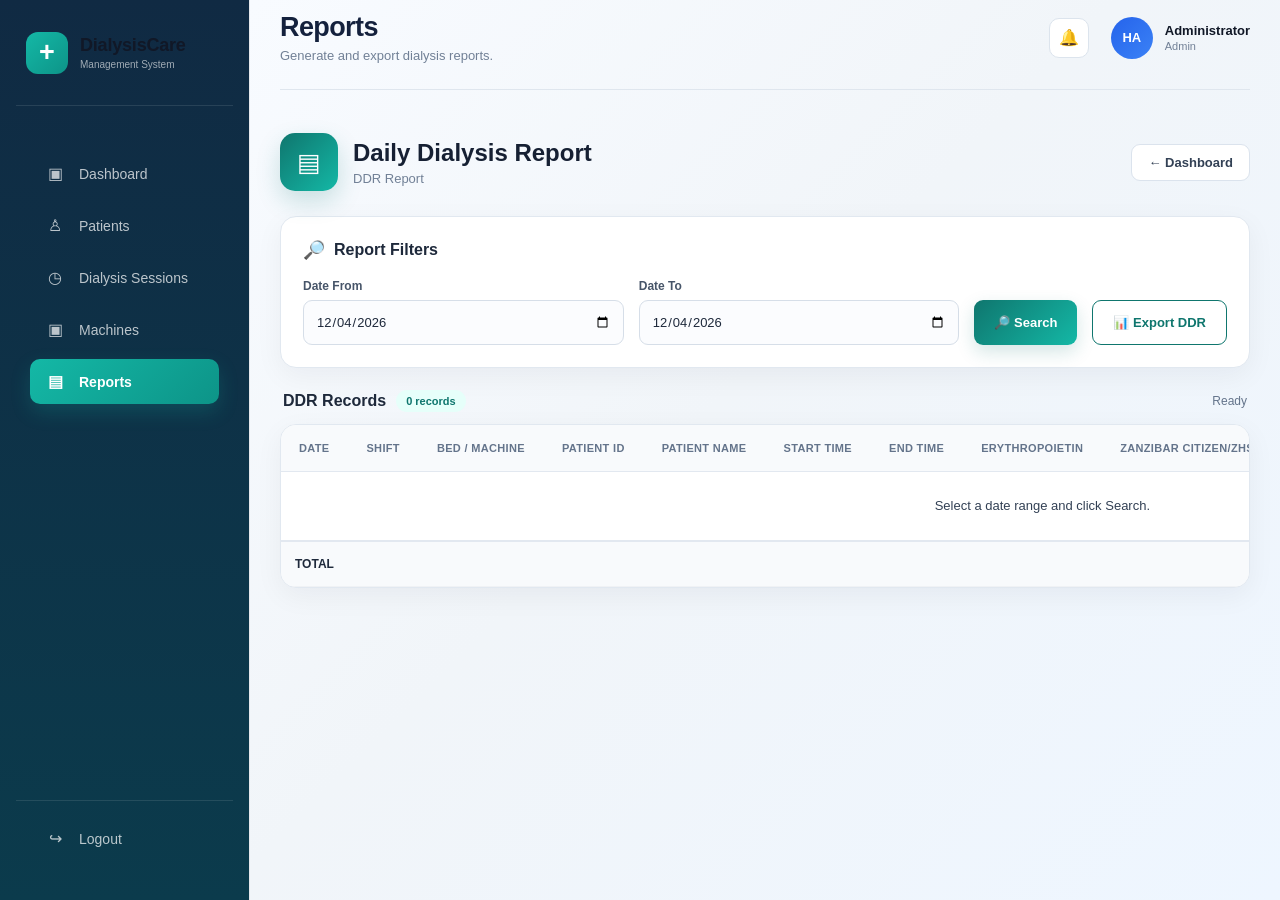
<file: pages/reports.html>
<!DOCTYPE html>
<html lang="en">

<head>

    <meta charset="UTF-8">

    <meta
        name="viewport"
        content="width=device-width, initial-scale=1.0"
    >

    <title>DDR Report | DialysisCare</title>

    <!-- DDR REPORT CSS -->
    <link
        rel="stylesheet"
        href="../css/style.css"
    >

</head>


<body>


<!-- =====================================================
     SIDEBAR
     ===================================================== -->

<aside class="sidebar">

    <!-- LOGO -->

    <div class="logo">

        <div class="logo-icon">
            +
        </div>

        <div class="logo-text">

            <h2>
                DialysisCare
            </h2>

            <span>
                Management System
            </span>

        </div>

    </div>


    <!-- NAVIGATION -->

    <nav class="navigation">

        <a
            href="../index.html"
            class="nav-link"
        >
            <span>▣</span>
            Dashboard
        </a>


        <a
            href="patients.html"
            class="nav-link"
        >
            <span>♙</span>
            Patients
        </a>


        <a
            href="dialysis.html"
            class="nav-link"
        >
            <span>◷</span>
            Dialysis Sessions
        </a>


        <a
            href="stock.html"
            class="nav-link"
        >
            <span>▣</span>
            Machines
        </a>


        <a
            href="reports.html"
            class="nav-link active"
        >
            <span>▤</span>
            Reports
        </a>


     

    </nav>


    <!-- SIDEBAR BOTTOM -->

    <div class="sidebar-bottom">

        <a
            href="#"
            class="nav-link"
            id="logoutButton"
        >
            <span>↪</span>
            Logout
        </a>

    </div>

</aside>



<!-- =====================================================
     MAIN CONTENT
     ===================================================== -->

<main class="main-content">


    <!-- =================================================
         TOPBAR
         ================================================= -->

    <header class="topbar">

        <div class="page-heading">

            <h1>
                Reports
            </h1>

            <p>
                Generate and export dialysis reports.
            </p>

        </div>


        <div class="user-profile">

            <div class="notification">
                🔔
            </div>


            <div class="avatar">
                HA
            </div>


            <div class="user-info">

                <strong>
                    Administrator
                </strong>

                <span>
                    Admin
                </span>

            </div>

        </div>

    </header>



    <!-- =================================================
         REPORT CONTENT
         ================================================= -->

    <section class="report-page">


        <!-- REPORT TITLE -->

        <div class="report-header">

            <div class="report-title">

                <div class="report-icon">
                    ▤
                </div>


                <div>

                    <h2>
                        Daily Dialysis Report
                    </h2>

                    <p>
                        DDR Report
                    </p>

                </div>

            </div>


            <a
                href="../index.html"
                class="back-button"
            >
                ← Dashboard
            </a>

        </div>



        <!-- =================================================
             FILTER CARD
             ================================================= -->

        <div class="report-filter-card">


            <div class="filter-title">

                <span>
                    🔎
                </span>

                <h2>
                    Report Filters
                </h2>

            </div>


            <div class="filter-row">


                <!-- DATE FROM -->

                <div class="form-group">

                    <label for="dateFrom">
                        Date From
                    </label>

                    <input
                        type="date"
                        id="dateFrom"
                    >

                </div>


                <!-- DATE TO -->

                <div class="form-group">

                    <label for="dateTo">
                        Date To
                    </label>

                    <input
                        type="date"
                        id="dateTo"
                    >

                </div>


                <!-- SEARCH -->

                <button
                    type="button"
                    id="searchDDR"
                >
                    🔎 Search
                </button>


                <!-- EXPORT -->

                <button
                    type="button"
                    id="exportDDR"
                >
                    📊 Export DDR
                </button>

            </div>

        </div>



        <!-- =================================================
             SUMMARY
             ================================================= -->

        <div class="report-summary">

            <div class="report-summary-left">

                <h3>
                    DDR Records
                </h3>

                <span id="resultCount">
                    0 records
                </span>

            </div>


            <span id="reportStatus">
                Ready
            </span>

        </div>



        <!-- =================================================
             REPORT TABLE
             ================================================= -->

        <div class="report-table-card">

            <div class="table-container">

                <table>

                    <thead>

                        <tr>

                            <th>
                                Date
                            </th>

                            <th>
                                Shift
                            </th>

                            <th>
                                Bed / Machine
                            </th>

                            <th>
                                Patient ID
                            </th>

                            <th>
                                Patient Name
                            </th>

                            <th>
                                Start Time
                            </th>

                            <th>
                                End Time
                            </th>

                            <th>
                                Erythropoietin
                            </th>

                            <th>
                                Zanzibar citizen/ZHSF Amount
                            </th>

                            <th>
                                Cash Amount
                            </th>

                            <th>
                                Mode of Dialysis
                            </th>

                            <th>
                                Total Amount
                            </th>

                            <th>
                                Panel
                            </th>

                        </tr>

                    </thead>


                    <tbody id="ddrTableBody">

                        <tr>

                            <td
                                colspan="13"
                                class="empty-state"
                            >

                                Select a date range
                                and click Search.

                            </td>

                        </tr>

                    </tbody>


                    <tfoot>

                        <tr class="total-row">

                            <td colspan="8">
                                TOTAL
                            </td>


                            <td id="totalZnzAmount">
                                0
                            </td>


                            <td id="totalCashAmount">
                                0
                            </td>


                            <td>
                            </td>


                            <td id="grandTotalAmount">
                                0
                            </td>


                            <td>
                            </td>

                        </tr>

                    </tfoot>

                </table>

            </div>

        </div>


    </section>


</main>



<!-- =====================================================
     EXCEL LIBRARY
     ===================================================== -->

<script src="https://cdn.sheetjs.com/xlsx-0.20.3/package/dist/xlsx.full.min.js"></script>


<!-- =====================================================
     DDR JAVASCRIPT
     ===================================================== -->

<script src="../js/report.js"></script>


</body>

</html>
</file>
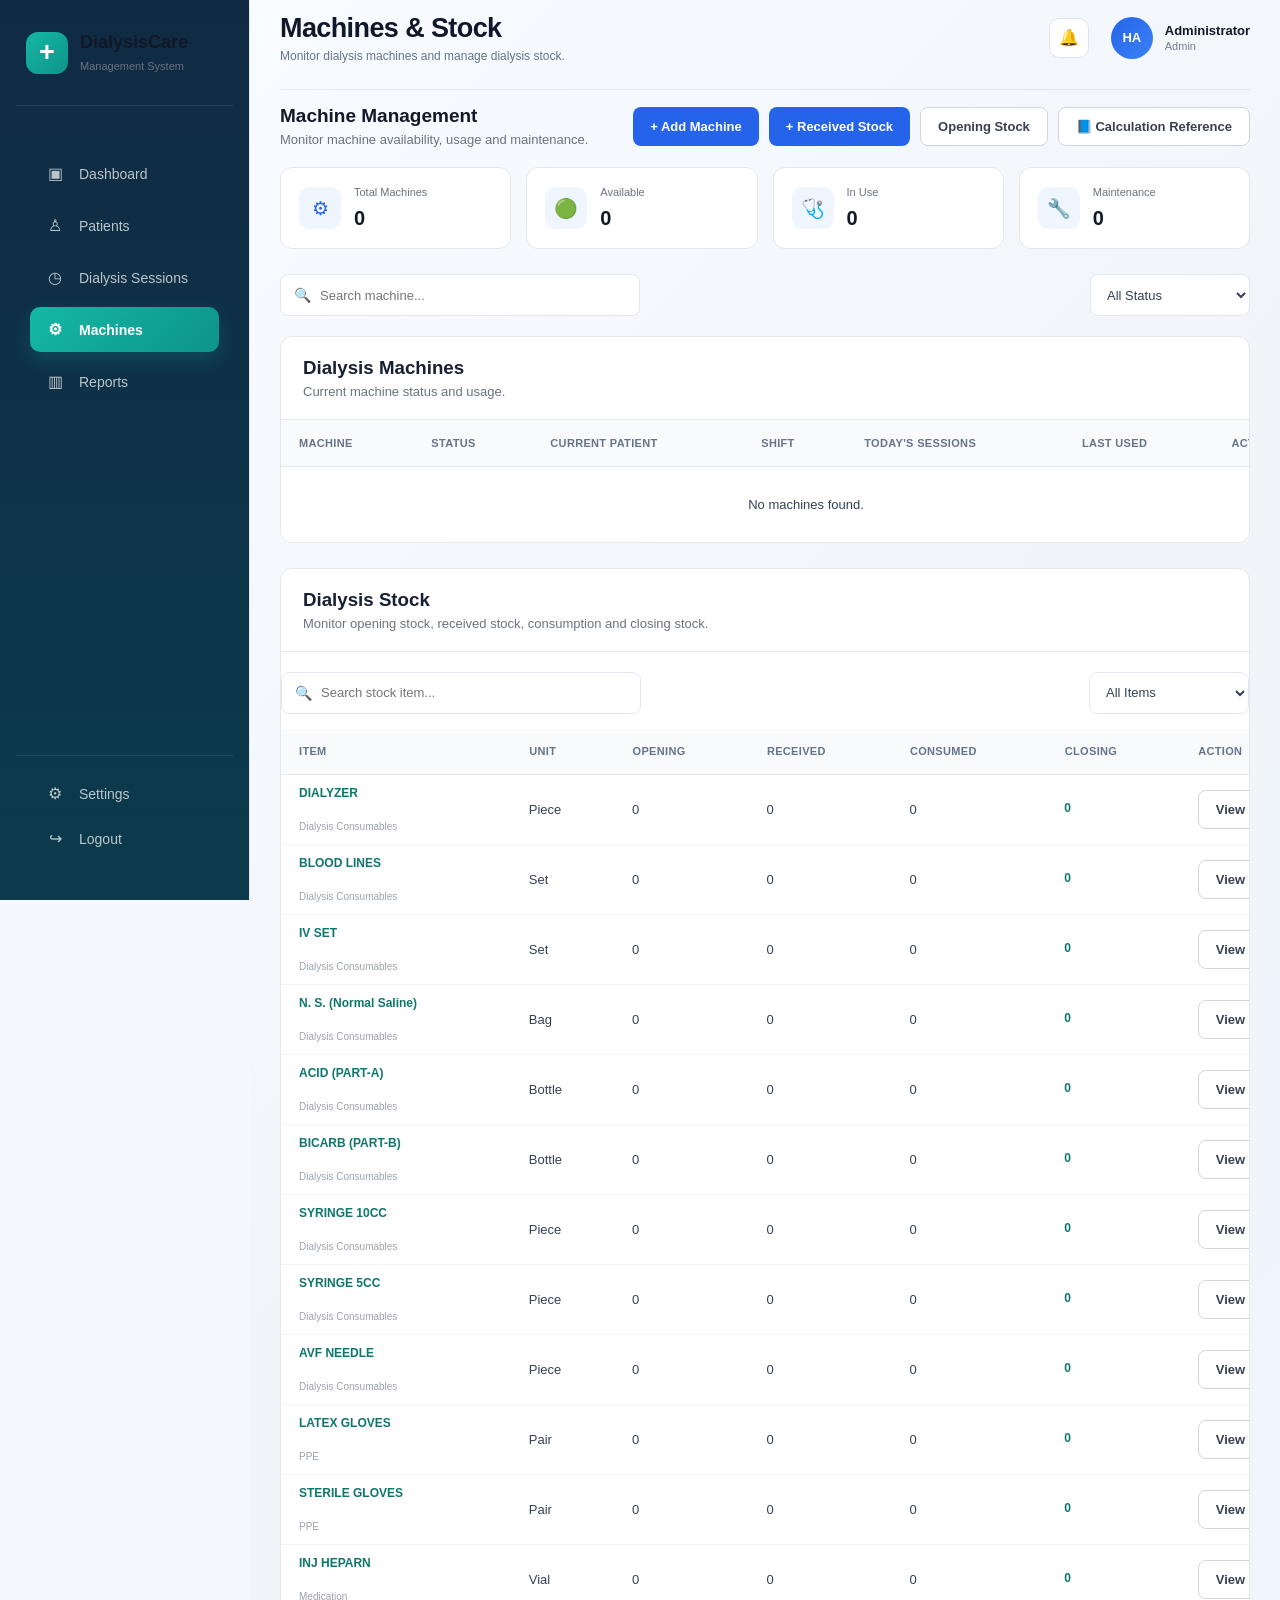
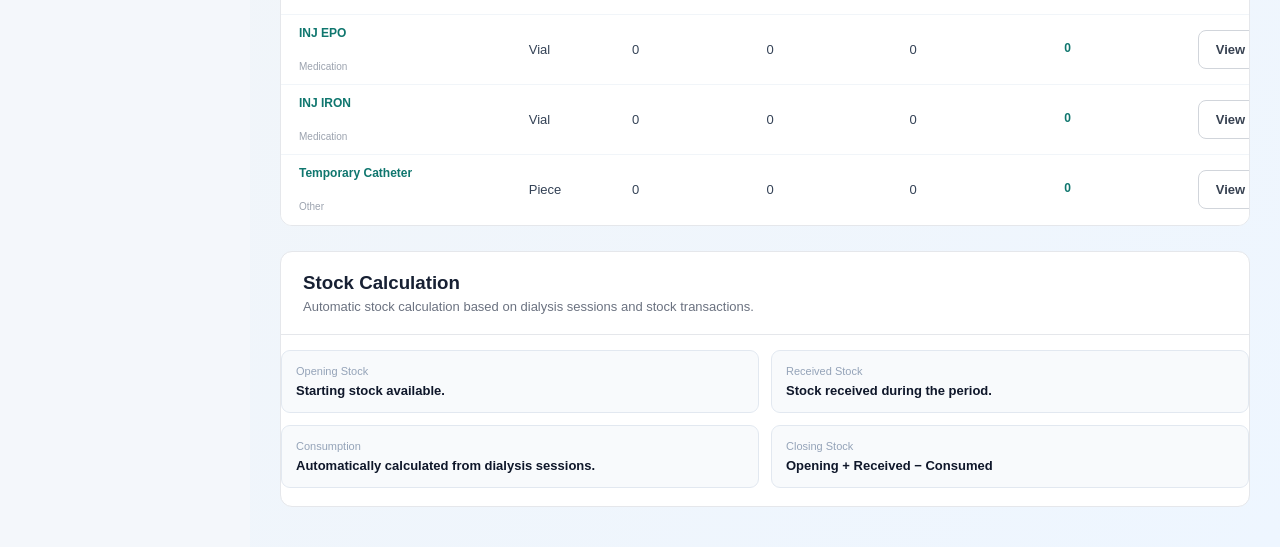
<file: pages/stock.html>
<!DOCTYPE html>
<html lang="en">

<head>

    <meta charset="UTF-8">

    <meta
        name="viewport"
        content="width=device-width, initial-scale=1.0"
    >

    <title>Machines & Stock - DialysisCare</title>

    <link
        rel="stylesheet"
        href="../css/style.css"
    >

</head>


<body>


<!-- =====================================================
     SIDEBAR
====================================================== -->

<aside class="sidebar">

    <div class="logo">

        <div class="logo-icon">
            +
        </div>

        <div>

            <h2>
                DialysisCare
            </h2>

            <span>
                Management System
            </span>

        </div>

    </div>


    <nav class="navigation">

        <a
            href="../index.html"
            class="nav-link"
        >
            <span>▣</span>
            Dashboard
        </a>


        <a
            href="patients.html"
            class="nav-link"
        >
            <span>♙</span>
            Patients
        </a>


        <a
            href="dialysis.html"
            class="nav-link"
        >
            <span>◷</span>
            Dialysis Sessions
        </a>


        <a
            href="stock.html"
            class="nav-link active"
        >
            <span>⚙</span>
            Machines
        </a>


        <a
            href="reports.html"
            class="nav-link"
        >
            <span>▥</span>
            Reports
        </a>

    </nav>


    <div class="sidebar-bottom">

        <a
            href="#"
            class="nav-link"
        >
            <span>⚙</span>
            Settings
        </a>


        <a
            href="#"
            class="nav-link"
        >
            <span>↪</span>
            Logout
        </a>

    </div>

</aside>



<!-- =====================================================
     MAIN CONTENT
====================================================== -->

<main class="main-content">


    <!-- =================================================
         TOPBAR
    ================================================== -->

    <header class="topbar">

        <div>

            <h1>
                Machines & Stock
            </h1>

            <p>
                Monitor dialysis machines and manage dialysis stock.
            </p>

        </div>


        <div class="user-profile">

            <div class="notification">
                🔔
            </div>


            <div class="avatar">
                HA
            </div>


            <div class="user-info">

                <strong>
                    Administrator
                </strong>

                <span>
                    Admin
                </span>

            </div>

        </div>

    </header>



    <!-- =================================================
         MACHINE PAGE ACTION
    ================================================== -->

    <section class="patient-actions">

        <div>

            <h2>
                Machine Management
            </h2>

            <p>
                Monitor machine availability, usage and maintenance.
            </p>

        </div>


        <div
            style="
                display:flex;
                gap:10px;
                flex-wrap:wrap;
            "
        >

            <button
                type="button"
                class="primary-button"
                onclick="openMachineForm()"
            >
                + Add Machine
            </button>


            <button
                type="button"
                class="primary-button"
                onclick="openReceivedStock()"
            >
                + Received Stock
            </button>


            <button
                type="button"
                class="secondary-button"
                onclick="openOpeningStock()"
            >
                Opening Stock
            </button>


            <button
                type="button"
                class="secondary-button"
                onclick="showStockCalculationReference()"
            >
                📘 Calculation Reference
            </button>

        </div>

    </section>



    <!-- =================================================
         MACHINE SUMMARY
    ================================================== -->

    <section class="dialysis-summary">


        <!-- TOTAL MACHINES -->

        <div class="summary-card">

            <div class="summary-icon">
                ⚙
            </div>

            <div>

                <span>
                    Total Machines
                </span>

                <strong id="totalMachines">
                    0
                </strong>

            </div>

        </div>



        <!-- AVAILABLE -->

        <div class="summary-card">

            <div class="summary-icon">
                🟢
            </div>

            <div>

                <span>
                    Available
                </span>

                <strong id="availableMachines">
                    0
                </strong>

            </div>

        </div>



        <!-- IN USE -->

        <div class="summary-card">

            <div class="summary-icon">
                🩺
            </div>

            <div>

                <span>
                    In Use
                </span>

                <strong id="inUseMachines">
                    0
                </strong>

            </div>

        </div>



        <!-- MAINTENANCE -->

        <div class="summary-card">

            <div class="summary-icon">
                🔧
            </div>

            <div>

                <span>
                    Maintenance
                </span>

                <strong id="maintenanceMachines">
                    0
                </strong>

            </div>

        </div>

    </section>



    <!-- =================================================
         MACHINE TOOLS
    ================================================== -->

    <section class="machine-tools">


        <div class="search-box">

            <span>
                🔍
            </span>

            <input
                type="text"
                id="machineSearch"
                placeholder="Search machine..."
                oninput="searchMachines()"
                autocomplete="off"
            >

        </div>


        <select
            id="machineStatusFilter"
            onchange="filterMachines()"
            class="machine-filter"
        >

            <option value="All">
                All Status
            </option>

            <option value="Available">
                Available
            </option>

            <option value="In Use">
                In Use
            </option>

            <option value="Maintenance">
                Maintenance
            </option>

        </select>

    </section>



    <!-- =================================================
         MACHINE LIST
    ================================================== -->

    <section class="panel">


        <div class="table-header">

            <div>

                <h3>
                    Dialysis Machines
                </h3>

                <p>
                    Current machine status and usage.
                </p>

            </div>

        </div>


        <div class="table-container">

            <table>

                <thead>

                    <tr>

                        <th>
                            Machine
                        </th>

                        <th>
                            Status
                        </th>

                        <th>
                            Current Patient
                        </th>

                        <th>
                            Shift
                        </th>

                        <th>
                            Today's Sessions
                        </th>

                        <th>
                            Last Used
                        </th>

                        <th>
                            Action
                        </th>

                    </tr>

                </thead>


                <tbody id="machineTableBody">

                </tbody>

            </table>

        </div>

    </section>



    <!-- =================================================
         STOCK MANAGEMENT
    ================================================== -->

    <section
        class="panel"
        style="margin-top:25px;"
    >


        <!-- STOCK HEADER -->

        <div class="table-header">

            <div>

                <h3>
                    Dialysis Stock
                </h3>

                <p>
                    Monitor opening stock, received stock,
                    consumption and closing stock.
                </p>

            </div>

        </div>



        <!-- STOCK FILTER -->

        <div
            class="machine-tools"
            style="margin-bottom:15px;"
        >

            <div class="search-box">

                <span>
                    🔍
                </span>

                <input
                    type="text"
                    id="stockSearch"
                    placeholder="Search stock item..."
                    oninput="searchStock()"
                    autocomplete="off"
                >

            </div>


            <select
                id="stockCategoryFilter"
                class="machine-filter"
                onchange="filterStock()"
            >

                <option value="All">
                    All Items
                </option>

                <option value="Dialysis Consumables">
                    Dialysis Consumables
                </option>

                <option value="Medication">
                    Medication
                </option>

                <option value="PPE">
                    PPE
                </option>

                <option value="Other">
                    Other
                </option>

            </select>

        </div>



        <!-- STOCK TABLE -->

        <div class="table-container">

            <table>

                <thead>

                    <tr>

                        <th>
                            Item
                        </th>

                        <th>
                            Unit
                        </th>

                        <th>
                            Opening
                        </th>

                        <th>
                            Received
                        </th>

                        <th>
                            Consumed
                        </th>

                        <th>
                            Closing
                        </th>

                        <th>
                            Action
                        </th>

                    </tr>

                </thead>


                <tbody id="stockTableBody">

                </tbody>

            </table>

        </div>

    </section>



    <!-- =================================================
         STOCK INFORMATION
    ================================================== -->

    <section
        class="panel"
        style="margin-top:25px;"
    >

        <div class="table-header">

            <div>

                <h3>
                    Stock Calculation
                </h3>

                <p>
                    Automatic stock calculation based on dialysis
                    sessions and stock transactions.
                </p>

            </div>

        </div>


        <div
            class="machine-detail-grid"
            style="margin-top:15px;"
        >


            <div class="machine-detail-card">

                <span>
                    Opening Stock
                </span>

                <strong>
                    Starting stock available.
                </strong>

            </div>


            <div class="machine-detail-card">

                <span>
                    Received Stock
                </span>

                <strong>
                    Stock received during the period.
                </strong>

            </div>


            <div class="machine-detail-card">

                <span>
                    Consumption
                </span>

                <strong>
                    Automatically calculated from dialysis sessions.
                </strong>

            </div>


            <div class="machine-detail-card">

                <span>
                    Closing Stock
                </span>

                <strong>
                    Opening + Received − Consumed
                </strong>

            </div>

        </div>

    </section>

</main>



<!-- =====================================================
     MACHINE MODAL
====================================================== -->

<div
    id="machineModal"
    class="modal"
>


    <div class="modal-content machine-modal">


        <!-- HEADER -->

        <div class="modal-header">

            <div>

                <h2 id="machineModalTitle">
                    Add Machine
                </h2>

                <p>
                    Enter machine information.
                </p>

            </div>


            <button
                type="button"
                class="close-button"
                onclick="closeMachineForm()"
            >
                ×
            </button>

        </div>



        <!-- FORM -->

        <form id="machineForm">


            <div class="form-grid">


                <!-- MACHINE NAME -->

                <div class="form-group">

                    <label for="machineName">
                        Machine Name
                    </label>

                    <input
                        type="text"
                        id="machineName"
                        placeholder="Machine 01"
                        required
                    >

                </div>



                <!-- MACHINE CODE -->

                <div class="form-group">

                    <label for="machineCode">
                        Machine Code
                    </label>

                    <input
                        type="text"
                        id="machineCode"
                        placeholder="DIAL-001"
                        required
                    >

                </div>



                <!-- STATUS -->

                <div class="form-group">

                    <label for="machineStatus">
                        Status
                    </label>

                    <select
                        id="machineStatus"
                        required
                    >

                        <option value="Available">
                            Available
                        </option>

                        <option value="Maintenance">
                            Maintenance
                        </option>

                    </select>

                </div>



                <!-- LOCATION -->

                <div class="form-group">

                    <label for="machineLocation">
                        Location
                    </label>

                    <input
                        type="text"
                        id="machineLocation"
                        placeholder="Dialysis Unit"
                    >

                </div>



                <!-- LAST MAINTENANCE -->

                <div class="form-group">

                    <label for="lastMaintenance">
                        Last Maintenance
                    </label>

                    <input
                        type="date"
                        id="lastMaintenance"
                    >

                </div>



                <!-- NEXT MAINTENANCE -->

                <div class="form-group">

                    <label for="nextMaintenance">
                        Next Maintenance
                    </label>

                    <input
                        type="date"
                        id="nextMaintenance"
                    >

                </div>



                <!-- NOTES -->

                <div
                    class="form-group"
                    style="grid-column:1 / -1;"
                >

                    <label for="machineNotes">
                        Notes
                    </label>

                    <textarea
                        id="machineNotes"
                        rows="4"
                        placeholder="Machine notes..."
                    ></textarea>

                </div>

            </div>



            <!-- ACTIONS -->

            <div class="form-actions">

                <button
                    type="button"
                    class="secondary-button"
                    onclick="closeMachineForm()"
                >
                    Cancel
                </button>


                <button
                    type="submit"
                    class="primary-button"
                >
                    Save Machine
                </button>

            </div>

        </form>

    </div>

</div>



<!-- =====================================================
     MACHINE DETAILS MODAL
====================================================== -->

<div
    id="machineDetailsModal"
    class="modal"
>


    <div class="modal-content machine-modal">


        <!-- HEADER -->

        <div class="modal-header">

            <div>

                <h2 id="detailsMachineName">
                    Machine 01
                </h2>

                <p>
                    Machine details and usage information.
                </p>

            </div>


            <button
                type="button"
                class="close-button"
                onclick="closeMachineDetails()"
            >
                ×
            </button>

        </div>



        <!-- STATUS -->

        <div class="machine-detail-status">

            <span>
                Status
            </span>

            <strong id="detailsStatus">
                Available
            </strong>

        </div>



        <!-- DETAILS -->

        <div class="machine-detail-grid">


            <div class="machine-detail-card">

                <span>
                    Machine Code
                </span>

                <strong id="detailsCode">
                    -
                </strong>

            </div>


            <div class="machine-detail-card">

                <span>
                    Location
                </span>

                <strong id="detailsLocation">
                    -
                </strong>

            </div>


            <div class="machine-detail-card">

                <span>
                    Current Patient
                </span>

                <strong id="detailsPatient">
                    -
                </strong>

            </div>


            <div class="machine-detail-card">

                <span>
                    Current Shift
                </span>

                <strong id="detailsShift">
                    -
                </strong>

            </div>


            <div class="machine-detail-card">

                <span>
                    Today's Sessions
                </span>

                <strong id="detailsTodaySessions">
                    0
                </strong>

            </div>


            <div class="machine-detail-card">

                <span>
                    Total Sessions
                </span>

                <strong id="detailsTotalSessions">
                    0
                </strong>

            </div>


            <div class="machine-detail-card">

                <span>
                    Last Maintenance
                </span>

                <strong id="detailsLastMaintenance">
                    -
                </strong>

            </div>


            <div class="machine-detail-card">

                <span>
                    Next Maintenance
                </span>

                <strong id="detailsNextMaintenance">
                    -
                </strong>

            </div>

        </div>



        <!-- NOTES -->

        <div class="machine-notes">

            <h3>
                Notes
            </h3>

            <p id="detailsNotes">
                No notes available.
            </p>

        </div>



        <!-- ACTIONS -->

        <div class="form-actions">

            <button
                type="button"
                class="secondary-button"
                onclick="closeMachineDetails()"
            >
                Close
            </button>

        </div>

    </div>

</div>



<!-- =====================================================
     RECEIVED STOCK MODAL
====================================================== -->

<div
    id="receivedStockModal"
    class="modal"
>


    <div class="modal-content machine-modal">


        <!-- HEADER -->

        <div class="modal-header">

            <div>

                <h2>
                    Received Stock
                </h2>

                <p>
                    Record stock received into the dialysis unit.
                </p>

            </div>


            <button
                type="button"
                class="close-button"
                onclick="closeReceivedStock()"
            >
                ×
            </button>

        </div>



        <!-- FORM -->

        <form id="receivedStockForm">


            <div class="form-grid">


                <!-- ITEM -->

                <div class="form-group">

                    <label for="receivedStockItem">
                        Stock Item
                    </label>

                    <select
                        id="receivedStockItem"
                        required
                    >

                        <option value="">
                            Select stock item
                        </option>

                        <option value="DIALYZER">
                            DIALYZER
                        </option>

                        <option value="BLOOD LINES">
                            BLOOD LINES
                        </option>

                        <option value="IV SET">
                            IV SET
                        </option>

                        <option value="N. S. (Normal Saline)">
                            N. S. (Normal Saline)
                        </option>

                        <option value="ACID (PART-A)">
                            ACID (PART-A)
                        </option>

                        <option value="BICARB (PART-B)">
                            BICARB (PART-B)
                        </option>

                        <option value="SYRINGE 10CC">
                            SYRINGE 10CC
                        </option>

                        <option value="SYRINGE 5CC">
                            SYRINGE 5CC
                        </option>

                        <option value="AVF NEEDLE">
                            AVF NEEDLE
                        </option>

                        <option value="LATEX GLOVES">
                            LATEX GLOVES
                        </option>

                        <option value="STERILE GLOVES">
                            STERILE GLOVES
                        </option>

                        <option value="INJ HEPARN">
                            INJ HEPARN
                        </option>

                        <option value="INJ EPO">
                            INJ EPO
                        </option>

                        <option value="INJ IRON">
                            INJ IRON
                        </option>

                        <option value="Temporary Catheter">
                            Temporary Catheter
                        </option>

                    </select>

                </div>



                <!-- QUANTITY -->

                <div class="form-group">

                    <label for="receivedStockQuantity">
                        Quantity Received
                    </label>

                    <input
                        type="number"
                        id="receivedStockQuantity"
                        min="1"
                        step="1"
                        placeholder="100"
                        required
                    >

                </div>



                <!-- DATE -->

                <div class="form-group">

                    <label for="receivedStockDate">
                        Date Received
                    </label>

                    <input
                        type="date"
                        id="receivedStockDate"
                        required
                    >

                </div>



                <!-- REFERENCE -->

                <div class="form-group">

                    <label for="receivedStockReference">
                        Reference / GRN
                    </label>

                    <input
                        type="text"
                        id="receivedStockReference"
                        placeholder="GRN-001"
                    >

                </div>



                <!-- NOTES -->

                <div
                    class="form-group"
                    style="grid-column:1 / -1;"
                >

                    <label for="receivedStockNotes">
                        Notes
                    </label>

                    <textarea
                        id="receivedStockNotes"
                        rows="3"
                        placeholder="Enter notes..."
                    ></textarea>

                </div>

            </div>



            <!-- ACTIONS -->

            <div class="form-actions">

                <button
                    type="button"
                    class="secondary-button"
                    onclick="closeReceivedStock()"
                >
                    Cancel
                </button>


                <button
                    type="submit"
                    class="primary-button"
                >
                    Receive Stock
                </button>

            </div>

        </form>

    </div>

</div>



<!-- =====================================================
     OPENING STOCK MODAL
====================================================== -->

<div
    id="openingStockModal"
    class="modal"
>


    <div class="modal-content machine-modal">


        <!-- HEADER -->

        <div class="modal-header">

            <div>

                <h2>
                    Opening Stock
                </h2>

                <p>
                    Enter the opening stock balance.
                </p>

            </div>


            <button
                type="button"
                class="close-button"
                onclick="closeOpeningStock()"
            >
                ×
            </button>

        </div>



        <!-- FORM -->

        <form id="openingStockForm">


            <div class="form-grid">


                <!-- ITEM -->

                <div class="form-group">

                    <label for="openingStockItem">
                        Stock Item
                    </label>

                    <select
                        id="openingStockItem"
                        required
                    >

                        <option value="">
                            Select stock item
                        </option>

                        <option value="DIALYZER">
                            DIALYZER
                        </option>

                        <option value="BLOOD LINES">
                            BLOOD LINES
                        </option>

                        <option value="IV SET">
                            IV SET
                        </option>

                        <option value="N. S. (Normal Saline)">
                            N. S. (Normal Saline)
                        </option>

                        <option value="ACID (PART-A)">
                            ACID (PART-A)
                        </option>

                        <option value="BICARB (PART-B)">
                            BICARB (PART-B)
                        </option>

                        <option value="SYRINGE 10CC">
                            SYRINGE 10CC
                        </option>

                        <option value="SYRINGE 5CC">
                            SYRINGE 5CC
                        </option>

                        <option value="AVF NEEDLE">
                            AVF NEEDLE
                        </option>

                        <option value="LATEX GLOVES">
                            LATEX GLOVES
                        </option>

                        <option value="STERILE GLOVES">
                            STERILE GLOVES
                        </option>

                        <option value="INJ HEPARN">
                            INJ HEPARN
                        </option>

                        <option value="INJ EPO">
                            INJ EPO
                        </option>

                        <option value="INJ IRON">
                            INJ IRON
                        </option>

                        <option value="Temporary Catheter">
                            Temporary Catheter
                        </option>

                    </select>

                </div>



                <!-- QUANTITY -->

                <div class="form-group">

                    <label for="openingStockQuantity">
                        Opening Quantity
                    </label>

                    <input
                        type="number"
                        id="openingStockQuantity"
                        min="0"
                        step="1"
                        placeholder="100"
                        required
                    >

                </div>



                <!-- DATE -->

                <div class="form-group">

                    <label for="openingStockDate">
                        Opening Date
                    </label>

                    <input
                        type="date"
                        id="openingStockDate"
                        required
                    >

                </div>



                <!-- NOTES -->

                <div
                    class="form-group"
                    style="grid-column:1 / -1;"
                >

                    <label for="openingStockNotes">
                        Notes
                    </label>

                    <textarea
                        id="openingStockNotes"
                        rows="3"
                        placeholder="Enter notes..."
                    ></textarea>

                </div>

            </div>



            <!-- ACTIONS -->

            <div class="form-actions">

                <button
                    type="button"
                    class="secondary-button"
                    onclick="closeOpeningStock()"
                >
                    Cancel
                </button>


                <button
                    type="submit"
                    class="primary-button"
                >
                    Save Opening Stock
                </button>

            </div>

        </form>

    </div>

</div>



<!-- =====================================================
     STOCK CALCULATION REFERENCE MODAL
====================================================== -->

<div
    id="stockReferenceModal"
    class="modal"
>


    <div class="modal-content machine-modal">


        <div class="modal-header">

            <div>

                <h2>
                    Stock Calculation Reference
                </h2>

                <p>
                    Dialysis stock consumption rules.
                </p>

            </div>


            <button
                type="button"
                class="close-button"
                onclick="closeStockCalculationReference()"
            >
                ×
            </button>

        </div>



        <div class="machine-notes">


            <h3>
                General Consumption
            </h3>

            <p>
                Each dialysis patient normally uses:
            </p>


            <ul
                style="
                    margin-top:10px;
                    padding-left:20px;
                    line-height:1.8;
                "
            >

                <li>
                    1 Dialyzer
                </li>

                <li>
                    1 Blood Lines
                </li>

                <li>
                    1 Bicarbonate (Part-B)
                </li>

                <li>
                    1 Syringe 10CC
                </li>

                <li>
                    1 Acid (Part-A)
                </li>

                <li>
                    2 IV Sets
                </li>

                <li>
                    2 Normal Saline
                </li>

                <li>
                    6 pairs Latex Gloves
                </li>

            </ul>


            <h3
                style="margin-top:20px;"
            >
                AVF Patient
            </h3>

            <p>
                AVF patients additionally use:
            </p>


            <ul
                style="
                    margin-top:10px;
                    padding-left:20px;
                    line-height:1.8;
                "
            >

                <li>
                    1 AVF Needle
                </li>

                <li>
                    1 Syringe 5CC
                </li>

            </ul>


            <h3
                style="margin-top:20px;"
            >
                Catheter Patient
            </h3>

            <p>
                Catheter patients use:
            </p>


            <ul
                style="
                    margin-top:10px;
                    padding-left:20px;
                    line-height:1.8;
                "
            >

                <li>
                    2 Syringe 5CC
                </li>

                <li>
                    1 additional IV Set
                </li>

                <li>
                    2 Sterile Gloves
                </li>

            </ul>


            <h3
                style="margin-top:20px;"
            >
                New Catheter Patient
            </h3>

            <p>
                A new catheter patient additionally uses:
            </p>


            <ul
                style="
                    margin-top:10px;
                    padding-left:20px;
                    line-height:1.8;
                "
            >

                <li>
                    1 Temporary Catheter
                </li>

            </ul>


            <h3
                style="margin-top:20px;"
            >
                Medication
            </h3>

            <ul
                style="
                    margin-top:10px;
                    padding-left:20px;
                    line-height:1.8;
                "
            >

                <li>
                    1 EPO for each applicable patient
                </li>

                <li>
                    Iron according to clinical requirement
                </li>

                <li>
                    Heparin according to dialysis protocol
                </li>

            </ul>


        </div>



        <div class="form-actions">

            <button
                type="button"
                class="secondary-button"
                onclick="closeStockCalculationReference()"
            >
                Close
            </button>

        </div>

    </div>

</div>



<!-- =====================================================
     JAVASCRIPT
====================================================== -->

<script src="../js/machine.js"></script>


</body>

</html>
</file>
<file: css/style.css>
* {
    margin: 0;
    padding: 0;
    box-sizing: border-box;
}

body {
    font-family: Arial, Helvetica, sans-serif;
    background: #f5f7fb;
    color: #1f2937;
}

/* =========================
   SIDEBAR
========================= */

.sidebar {
    position: fixed;
    left: 0;
    top: 0;
    width: 250px;
    height: 100vh;
    background: #ffffff;
    border-right: 1px solid #e5e7eb;
    display: flex;
    flex-direction: column;
    padding: 25px 18px;
}

/* LOGO */

.logo {
    display: flex;
    align-items: center;
    gap: 12px;
    padding: 0 10px 30px;
}

.logo-icon {
    width: 42px;
    height: 42px;
    border-radius: 10px;
    background: #2563eb;
    color: white;
    display: flex;
    align-items: center;
    justify-content: center;
    font-size: 25px;
    font-weight: bold;
}

.logo h2 {
    font-size: 17px;
}

.logo span {
    font-size: 11px;
    color: #9ca3af;
}

/* NAVIGATION */

.navigation {
    display: flex;
    flex-direction: column;
    gap: 7px;
}

.nav-link {
    display: flex;
    align-items: center;
    gap: 13px;
    text-decoration: none;
    color: #6b7280;
    padding: 13px 14px;
    border-radius: 9px;
    font-size: 14px;
    transition: 0.2s;
}

.nav-link span {
    width: 20px;
    text-align: center;
}

.nav-link:hover {
    background: #f1f5f9;
    color: #2563eb;
}

.nav-link.active {
    background: #eff6ff;
    color: #2563eb;
    font-weight: 600;
}

/* SIDEBAR BOTTOM */

.sidebar-bottom {
    margin-top: auto;
}

/* =========================
   MAIN CONTENT
========================= */

.main-content {
    margin-left: 250px;
    min-height: 100vh;
    padding: 30px 35px;
}

/* TOPBAR */

.topbar {
    display: flex;
    align-items: center;
    justify-content: space-between;
    margin-bottom: 25px;
}

.topbar h1 {
    font-size: 28px;
    margin-bottom: 5px;
}

.topbar p {
    color: #6b7280;
    font-size: 14px;
}

/* USER */

.user-profile {
    display: flex;
    align-items: center;
    gap: 12px;
}

.notification {
    font-size: 20px;
    margin-right: 10px;
}

.avatar {
    width: 42px;
    height: 42px;
    border-radius: 50%;
    background: #2563eb;
    color: white;
    display: flex;
    align-items: center;
    justify-content: center;
    font-size: 13px;
    font-weight: bold;
}

.user-info {
    display: flex;
    flex-direction: column;
    gap: 3px;
}

.user-info strong {
    font-size: 13px;
}

.user-info span {
    font-size: 11px;
    color: #9ca3af;
}

/* DATE */

.dashboard-date {
    display: inline-flex;
    align-items: center;
    gap: 8px;
    background: white;
    padding: 10px 14px;
    border-radius: 8px;
    border: 1px solid #e5e7eb;
    font-size: 13px;
    margin-bottom: 20px;
}

/* =========================
   STAT CARDS
========================= */

.stats-grid {
    display: grid;
    grid-template-columns: repeat(4, 1fr);
    gap: 18px;
    margin-bottom: 22px;
}

.stat-card {
    background: white;
    border: 1px solid #e5e7eb;
    border-radius: 12px;
    padding: 20px;
    display: flex;
    align-items: center;
    gap: 15px;
}

.stat-icon {
    width: 48px;
    height: 48px;
    border-radius: 10px;
    display: flex;
    align-items: center;
    justify-content: center;
    font-size: 21px;
}

.patients-icon {
    background: #eff6ff;
    color: #2563eb;
}

.dialysis-icon {
    background: #ecfdf5;
    color: #059669;
}

.machine-icon {
    background: #f5f3ff;
    color: #7c3aed;
}

.pending-icon {
    background: #fff7ed;
    color: #ea580c;
}

.stat-card p {
    color: #6b7280;
    font-size: 12px;
    margin-bottom: 5px;
}

.stat-card h2 {
    font-size: 25px;
    margin-bottom: 5px;
}

.stat-card span {
    font-size: 11px;
    color: #9ca3af;
}

.stat-card .positive {
    color: #059669;
}

.stat-card .warning {
    color: #ea580c;
}

/* =========================
   CONTENT
========================= */

.content-grid {
    display: grid;
    grid-template-columns: 2fr 1fr;
    gap: 20px;
}

.panel {
    background: #ffffff;
    border: 1px solid #e2e8f0;
    border-radius: 12px;
    overflow: hidden;
}

.panel-header {
    display: flex;
    align-items: center;
    justify-content: space-between;
    margin-bottom: 20px;
}

.panel-header h2 {
    font-size: 17px;
    margin-bottom: 5px;
}

.panel-header p {
    color: #9ca3af;
    font-size: 12px;
}

.view-button {
    border: none;
    background: #eff6ff;
    color: #2563eb;
    padding: 8px 13px;
    border-radius: 7px;
    cursor: pointer;
    font-size: 12px;
}

/* =========================
   TABLE
========================= */

.table-container {
    width: 100%;
    overflow-x: auto;
}

table {
    width: 100%;
    border-collapse: collapse;
}

th {
    text-align: left;
    font-size: 11px;
    color: #9ca3af;
    padding: 10px;
    border-bottom: 1px solid #e5e7eb;
}

td {
    padding: 13px 10px;
    font-size: 12px;
    border-bottom: 1px solid #f1f5f9;
}

td strong {
    display: block;
    font-size: 12px;
    margin-bottom: 3px;
}

td small {
    color: #9ca3af;
    font-size: 10px;
}

/* =========================
   STATUS
========================= */

.status {
    padding: 5px 9px;
    border-radius: 20px;
    font-size: 10px;
    font-weight: 600;
}

.status.completed {
    background: #ecfdf5;
    color: #059669;
}

.status.ongoing {
    background: #eff6ff;
    color: #2563eb;
}

.status.pending {
    background: #fff7ed;
    color: #ea580c;
}

/* =========================
   MACHINE LIST
========================= */

.machine-list {
    display: flex;
    flex-direction: column;
    gap: 12px;
}

.machine-item {
    display: flex;
    align-items: center;
    justify-content: space-between;
    padding: 12px;
    background: #f8fafc;
    border-radius: 8px;
}

.machine-item div {
    display: flex;
    flex-direction: column;
    gap: 4px;
}

.machine-item strong {
    font-size: 12px;
}

.machine-item span {
    font-size: 10px;
    color: #9ca3af;
}

.machine-status {
    display: inline-flex;
    align-items: center;
    gap: 7px;
    min-width: 90px;
    padding: 6px 11px;
    border-radius: 20px;
    font-size: 11px;
    font-weight: 700;
    white-space: nowrap;
}

.machine-status::before {
    content: "";
    width: 7px;
    height: 7px;
    border-radius: 50%;
    flex-shrink: 0;
}

.machine-status.available {
    background: #ecfdf5;
    border: 1px solid #bbf7d0;
    color: #047857;
}

.machine-status.available::before {
    background: #10b981;
    box-shadow: 0 0 0 3px #d1fae5;
}

.machine-status.in-use {
    background: #eff6ff;
    border: 1px solid #bfdbfe;
    color: #1d4ed8;
}

.machine-status.in-use::before {
    background: #3b82f6;
    box-shadow: 0 0 0 3px #dbeafe;
}

.machine-status.maintenance {
    background: #fff7ed;
    border: 1px solid #fed7aa;
    color: #c2410c;
}

.machine-status.maintenance::before {
    background: #f97316;
    box-shadow: 0 0 0 3px #ffedd5;
}

/* =========================
   PATIENTS
========================= */

.patient-actions {
    display: flex;
    align-items: center;
    justify-content: space-between;
    margin-bottom: 20px;
}

.patient-actions h2 {
    font-size: 18px;
    margin-bottom: 5px;
}

.patient-actions p {
    color: #9ca3af;
    font-size: 12px;
}

.primary-button {
    border: none;
    background: #2563eb;
    color: white;
    padding: 11px 16px;
    border-radius: 8px;
    font-size: 12px;
    cursor: pointer;
    transition: 0.2s;
}

.primary-button:hover {
    background: #1d4ed8;
}

.secondary-button {
    border: 1px solid #e5e7eb;
    background: white;
    color: #6b7280;
    padding: 10px 16px;
    border-radius: 8px;
    cursor: pointer;
}

/* SEARCH */

.search-section {
    margin-bottom: 20px;
}

.search-section input {
    width: 100%;
    max-width: 500px;
    padding: 12px 15px;
    border: 1px solid #e5e7eb;
    border-radius: 8px;
    outline: none;
    font-size: 13px;
}

.search-section input:focus {
    border-color: #2563eb;
}

/* TABLE BUTTON */

.table-button {
    border: none;
    background: #eff6ff;
    color: #2563eb;
    padding: 6px 10px;
    border-radius: 6px;
    cursor: pointer;
    font-size: 10px;
}

/* ACTION BUTTONS */

.action-buttons {
    display: flex;
    align-items: center;
    gap: 6px;
}

.action-btn {
    border: none;
    cursor: pointer;
    border-radius: 6px;
    padding: 6px 9px;
    font-size: 10px;
    font-weight: 500;
}

.view-btn {
    background: #eff6ff;
    color: #2563eb;
}

.view-btn:hover {
    background: #dbeafe;
}

.update-btn {
    background: #f0fdf4;
    color: #16a34a;
}

.update-btn:hover {
    background: #dcfce7;
}

.delete-btn {
    background: #fef2f2;
    color: #dc2626;
    font-size: 13px;
    width: 30px;
    height: 28px;
    display: flex;
    align-items: center;
    justify-content: center;
}

.delete-btn:hover {
    background: #fee2e2;
}

/* PATIENT ID */

.patient-id-input {
    display: flex;
    width: 100%;
}

.patient-id-prefix {
    display: flex;
    align-items: center;
    padding: 0 12px;
    background: #eff6ff;
    color: #2563eb;
    border: 1px solid #dbe3ef;
    border-right: none;
    border-radius: 7px 0 0 7px;
    font-size: 13px;
    font-weight: 600;
    white-space: nowrap;
}

.patient-id-input input {
    flex: 1;
    min-width: 0;
    border-radius: 0 7px 7px 0 !important;
}

/* PATIENT STATUS DROPDOWN */

.status-select {
    border: none;
    padding: 6px 10px;
    border-radius: 20px;
    font-size: 12px;
    font-weight: 600;
    cursor: pointer;
    outline: none;
}

.status-active {
    background: #dcfce7;
    color: #166534;
}

.status-transfer {
    background: #dbeafe;
    color: #1d4ed8;
}

.status-death {
    background: #fee2e2;
    color: #b91c1c;
}

/* =========================
   MODAL
========================= */

.modal {
    position: fixed;
    inset: 0;
    background: rgba(15, 23, 42, 0.45);
    display: none;
    align-items: center;
    justify-content: center;
    z-index: 1000;
}

.modal.show {
    display: flex;
}

.modal-content {
    width: 600px;
    max-width: 90%;
    background: white;
    border-radius: 12px;
    padding: 25px;
    box-shadow: 0 20px 50px rgba(0, 0, 0, 0.15);
}

.modal-header {
    display: flex;
    justify-content: space-between;
    margin-bottom: 25px;
}

.modal-header h2 {
    font-size: 19px;
    margin-bottom: 5px;
}

.modal-header p {
    color: #9ca3af;
    font-size: 12px;
}

.close-button {
    border: none;
    background: #f1f5f9;
    width: 32px;
    height: 32px;
    border-radius: 50%;
    cursor: pointer;
    font-size: 20px;
    color: #64748b;
}

/* FORM */

.form-grid {
    display: grid;
    grid-template-columns: 1fr 1fr;
    gap: 18px;
}

.form-group {
    display: flex;
    flex-direction: column;
    gap: 7px;
}

.form-group label {
    font-size: 12px;
    font-weight: 600;
    color: #374151;
}

.form-group input,
.form-group select {
    padding: 11px;
    border: 1px solid #e5e7eb;
    border-radius: 7px;
    outline: none;
    font-size: 12px;
    background: white;
}

.form-group input:focus,
.form-group select:focus {
    border-color: #2563eb;
}

.form-actions {
    display: flex;
    justify-content: flex-end;
    gap: 10px;
    margin-top: 25px;
}

/* =====================================================
   DIALYSIS PAGE
===================================================== */

.dialysis-page-header {
    display: flex;
    justify-content: space-between;
    align-items: center;
    margin-bottom: 25px;
}

.dialysis-page-header h2 {
    margin: 0 0 5px;
}

.dialysis-page-header p {
    margin: 0;
    color: #6b7280;
}

/* =====================================================
   SHIFT SUMMARY
===================================================== */

.shift-summary {
    background: #ffffff;
    border: 1px solid #e5e7eb;
    border-radius: 14px;
    padding: 22px;
    margin-bottom: 22px;
}

.section-heading {
    margin-bottom: 18px;
}

.section-heading h3 {
    margin: 0 0 5px;
}

.section-heading p {
    margin: 0;
    color: #6b7280;
    font-size: 14px;
}

/* =====================================================
   SHIFT CARDS
===================================================== */

.shift-card-container {
    display: grid;
    grid-template-columns: repeat(5, 1fr);
    gap: 14px;
}

.shift-card {
    border: 1px solid #e5e7eb;
    background: #ffffff;
    border-radius: 12px;
    padding: 16px;
    display: flex;
    align-items: center;
    gap: 12px;
    cursor: pointer;
    text-align: left;
    transition: 0.2s;
}

.shift-card:hover {
    border-color: #2563eb;
    transform: translateY(-2px);
}

.shift-card.active {
    border-color: #2563eb;
    background: #eff6ff;
    box-shadow: 0 4px 12px rgba(37, 99, 235, 0.12);
}

.shift-card-number {
    width: 42px;
    height: 42px;
    border-radius: 10px;
    display: flex;
    align-items: center;
    justify-content: center;
    background: #f3f4f6;
    font-weight: 700;
    font-size: 13px;
}

.shift-card.active .shift-card-number {
    background: #2563eb;
    color: white;
}

.shift-card-info {
    display: flex;
    flex-direction: column;
    gap: 5px;
}

.shift-card-info strong {
    font-size: 14px;
}

.shift-card-info span {
    font-size: 12px;
    color: #6b7280;
}

.shift-card-info b {
    color: #111827;
}

/* =====================================================
   DIALYSIS SEARCH
===================================================== */

.dialysis-tools {
    display: flex;
    align-items: center;
    justify-content: space-between;
    gap: 20px;
    margin-bottom: 18px;
}

.search-box {
    background: white;
    border: 1px solid #e5e7eb;
    border-radius: 10px;
    display: flex;
    align-items: center;
    gap: 10px;
    padding: 0 14px;
    width: 380px;
}

.search-box input {
    border: none;
    outline: none;
    width: 100%;
    padding: 12px 0;
    background: transparent;
}

.selected-shift-label {
    font-size: 14px;
    color: #6b7280;
}

.selected-shift-label strong {
    color: #111827;
}

/* =====================================================
   TABLE HEADER
===================================================== */

.table-header {
    padding: 20px 22px;
    border-bottom: 1px solid #e5e7eb;
}

.table-header h3 {
    margin: 0 0 5px;
}

.table-header p {
    margin: 0;
    color: #6b7280;
    font-size: 13px;
}

/* =====================================================
   DIALYSIS MODAL
===================================================== */

.dialysis-modal {
    max-width: 850px;
}

.form-section {
    margin-bottom: 25px;
    padding-bottom: 20px;
    border-bottom: 1px solid #e5e7eb;
}

.form-section:last-of-type {
    border-bottom: none;
}

.form-section-title {
    display: flex;
    align-items: center;
    justify-content: space-between;
    margin-bottom: 15px;
}

.form-section-title h3 {
    margin: 0;
    font-size: 15px;
}

.form-section-title span {
    font-size: 11px;
    padding: 4px 8px;
    border-radius: 5px;
    background: #f3f4f6;
    color: #6b7280;
}

/* =====================================================
   MODAL SHIFT BUTTONS
===================================================== */

.modal-shift-grid {
    display: grid;
    grid-template-columns: repeat(4, 1fr);
    gap: 12px;
}

.modal-shift-btn {
    background: #ffffff;
    border: 1px solid #d1d5db;
    border-radius: 10px;
    padding: 15px;
    display: flex;
    flex-direction: column;
    align-items: center;
    gap: 7px;
    cursor: pointer;
    transition: 0.2s;
}

.modal-shift-btn strong {
    font-size: 20px;
}

.modal-shift-btn span {
    font-size: 12px;
    color: #6b7280;
}

.modal-shift-btn:hover {
    border-color: #2563eb;
}

.modal-shift-btn.selected {
    background: #eff6ff;
    border-color: #2563eb;
    color: #2563eb;
}

.modal-shift-btn.selected span {
    color: #2563eb;
}

/* =====================================================
   BADGES
===================================================== */

.shift-badge {
    display: inline-block;
    padding: 5px 9px;
    border-radius: 6px;
    background: #eff6ff;
    color: #2563eb;
    font-size: 11px;
    font-weight: 600;
}

.patient-type-badge {
    display: inline-block;
    padding: 5px 9px;
    border-radius: 6px;
    background: #f3f4f6;
    font-size: 11px;
    font-weight: 600;
}

/* =====================================================
   EMPTY TABLE
===================================================== */

.empty-table {
    text-align: center;
    padding: 50px 20px !important;
}

.empty-table .empty-icon {
    font-size: 30px;
    margin-bottom: 10px;
    color: #9ca3af;
}

.empty-table strong {
    display: block;
    margin-bottom: 5px;
}

.empty-table span {
    color: #9ca3af;
    font-size: 13px;
}

/* =====================================================
   DIALYSIS SUMMARY
===================================================== */

.dialysis-summary {
    display: grid;
    grid-template-columns: repeat(4, 1fr);
    gap: 15px;
    margin-bottom: 20px;
}

.summary-card {
    background: #ffffff;
    border: 1px solid #e5e7eb;
    border-radius: 12px;
    padding: 18px;
    display: flex;
    align-items: center;
    gap: 14px;
}

.summary-icon {
    width: 45px;
    height: 45px;
    display: flex;
    align-items: center;
    justify-content: center;
    border-radius: 10px;
    background: #eff6ff;
    font-size: 21px;
}

.summary-card span {
    display: block;
    color: #6b7280;
    font-size: 13px;
    margin-bottom: 4px;
}

.summary-card strong {
    display: block;
    color: #111827;
    font-size: 22px;
}

/* =====================================================
   SHIFT SECTION
===================================================== */

.shift-section {
    background: #ffffff;
    border: 1px solid #e5e7eb;
    border-radius: 12px;
    padding: 20px;
    margin-bottom: 20px;
}

.shift-header {
    margin-bottom: 18px;
}

.shift-header h3 {
    margin: 0 0 5px 0;
    font-size: 18px;
    font-weight: 600;
    color: #1f2937;
}

.shift-header p {
    margin: 0;
    font-size: 14px;
    color: #6b7280;
}

/* =====================================================
   SHIFT BUTTONS
===================================================== */

.shift-buttons {
    display: grid;
    grid-template-columns: repeat(5, 1fr);
    gap: 12px;
}

.shift-btn {
    display: flex;
    align-items: center;
    gap: 12px;
    min-height: 70px;
    padding: 12px 14px;
    background: #f8fafc;
    border: 1px solid #e2e8f0;
    border-radius: 10px;
    color: #374151;
    cursor: pointer;
    text-align: left;

    transition:
        background 0.2s ease,
        border-color 0.2s ease,
        transform 0.2s ease,
        box-shadow 0.2s ease;
}

.shift-btn:hover {
    background: #f1f5f9;
    border-color: #cbd5e1;
    transform: translateY(-1px);
}

.shift-icon {
    width: 38px;
    height: 38px;
    min-width: 38px;
    display: flex;
    align-items: center;
    justify-content: center;
    border-radius: 9px;
    background: #e2e8f0;
    color: #475569;
    font-size: 13px;
    font-weight: 700;
}

.shift-content {
    display: flex;
    flex-direction: column;
    gap: 4px;
}

.shift-content strong {
    font-size: 14px;
    font-weight: 600;
    color: inherit;
}

.shift-content small {
    font-size: 12px;
    color: #6b7280;
}

.shift-btn.active {
    background: #2563eb;
    border-color: #2563eb;
    color: #ffffff;
    box-shadow: 0 4px 12px rgba(37, 99, 235, 0.20);
}

.shift-btn.active .shift-icon {
    background: rgba(255, 255, 255, 0.20);
    color: #ffffff;
}

.shift-btn.active .shift-content small {
    color: rgba(255, 255, 255, 0.85);
}

/* =====================================================
   EMPTY STATE
===================================================== */

.dialysis-empty-state {
    background: #ffffff;
    border: 1px dashed #d1d5db;
    border-radius: 12px;
    padding: 55px 20px;
    text-align: center;
}

.empty-state-icon {
    width: 55px;
    height: 55px;
    margin: 0 auto 15px;
    border-radius: 50%;
    background: #eff6ff;
    color: #2563eb;
    display: flex;
    align-items: center;
    justify-content: center;
    font-size: 25px;
}

.dialysis-empty-state h2 {
    margin: 0 0 8px;
    font-size: 19px;
    color: #1f2937;
}

.dialysis-empty-state p {
    margin: 0;
    color: #6b7280;
    font-size: 14px;
}

/* =====================================================
   DIALYSIS DATE FILTER
===================================================== */

.dialysis-date-filter {
    display: flex;
    align-items: center;
    gap: 10px;
    margin-bottom: 20px;
    background: #ffffff;
    border: 1px solid #e5e7eb;
    border-radius: 12px;
    padding: 14px 16px;
}

.dialysis-date-filter label {
    font-size: 13px;
    font-weight: 600;
    color: #374151;
}

.dialysis-date-filter input {
    padding: 9px 12px;
    border: 1px solid #e5e7eb;
    border-radius: 8px;
    outline: none;
    font-size: 13px;
}

.dialysis-date-filter input:focus {
    border-color: #2563eb;
}

.clear-date-button {
    border: none;
    background: #f3f4f6;
    color: #6b7280;
    padding: 9px 12px;
    border-radius: 8px;
    cursor: pointer;
    font-size: 12px;
}

.clear-date-button:hover {
    background: #e5e7eb;
}

/* =====================================================
   DATE FILTER
===================================================== */

.date-filter-section {
    background: #ffffff;
    border: 1px solid #e5e7eb;
    border-radius: 12px;
    padding: 18px 20px;
    margin-bottom: 20px;
}

.date-filter-header {
    display: flex;
    align-items: center;
    justify-content: space-between;
    gap: 20px;
}

.date-filter-header h3 {
    margin: 0 0 5px;
    font-size: 16px;
    color: #1f2937;
}

.date-filter-header p {
    margin: 0;
    color: #6b7280;
    font-size: 13px;
}

.date-filter-control {
    display: flex;
    align-items: center;
    gap: 10px;
}

.date-filter-control label {
    font-size: 12px;
    font-weight: 600;
    color: #374151;
}

.date-filter-control input {
    border: 1px solid #d1d5db;
    border-radius: 8px;
    padding: 10px 12px;
    outline: none;
    font-size: 13px;
    background: #ffffff;
    color: #374151;
}

.date-filter-control input:focus {
    border-color: #2563eb;
    box-shadow: 0 0 0 3px rgba(37, 99, 235, 0.08);
}

.summary-date-value {
    font-size: 15px !important;
}

/* =====================================================
   MACHINES PAGE
===================================================== */

.machine-tools {
    display: flex;
    align-items: center;
    justify-content: space-between;
    gap: 14px;
    margin: 20px 0;
}

/* MACHINE SEARCH */

.machine-tools .search-box {
    width: 360px;
    height: 42px;
    display: flex;
    align-items: center;
    gap: 9px;
    padding: 0 13px;
    background: #ffffff;
    border: 1px solid #e2e8f0;
    border-radius: 8px;
    box-sizing: border-box;
    transition: border-color 0.2s ease;
}

.machine-tools .search-box:focus-within {
    border-color: #93c5fd;
}

.machine-tools .search-box span {
    color: #94a3b8;
    font-size: 14px;
}

.machine-tools .search-box input {
    width: 100%;
    height: 100%;
    border: none;
    outline: none;
    background: transparent;
    color: #334155;
    font-size: 13px;
}

/* FILTER */

.machine-filter {
    width: 160px;
    height: 42px;
    padding: 0 12px;
    background: #ffffff;
    border: 1px solid #e2e8f0;
    border-radius: 8px;
    color: #334155;
    font-size: 13px;
    outline: none;
    cursor: pointer;
}

.machine-filter:focus {
    border-color: #93c5fd;
}

/* =====================================================
   MACHINE TABLE
===================================================== */

.table-container table {
    width: 100%;
    min-width: 1050px;
    border-collapse: collapse;
}

.table-container thead th {
    height: 46px;
    padding: 0 18px;
    background: #f8fafc;
    border-bottom: 1px solid #e2e8f0;
    color: #64748b;
    font-size: 11px;
    font-weight: 700;
    text-align: left;
    text-transform: uppercase;
    letter-spacing: 0.03em;
    white-space: nowrap;
}

.table-container tbody td {
    height: 70px;
    padding: 10px 18px;
    border-bottom: 1px solid #f1f5f9;
    color: #334155;
    font-size: 13px;
    vertical-align: middle;
}

.table-container tbody tr:last-child td {
    border-bottom: none;
}

#machineTableBody tr {
    transition:
        background 0.18s ease,
        box-shadow 0.18s ease;
}

#machineTableBody tr:hover {
    background: #f8fbff;
}

#machineTableBody td {
    vertical-align: middle;
}

/* =====================================================
   MACHINE NAME
===================================================== */

.machine-name {
    display: flex;
    align-items: center;
    gap: 12px;
    min-width: 170px;
}

.machine-icon {
    width: 40px;
    height: 40px;
    flex-shrink: 0;
    display: flex;
    align-items: center;
    justify-content: center;
    background: #eff6ff;
    border: 1px solid #dbeafe;
    border-radius: 10px;
    color: #2563eb;
    font-size: 17px;
}

.machine-name strong {
    display: block;
    margin-bottom: 4px;
    color: #0f172a;
    font-size: 13px;
    font-weight: 700;
}

.machine-name small {
    display: block;
    color: #94a3b8;
    font-size: 11px;
}

/* =====================================================
   CURRENT PATIENT
===================================================== */

.current-patient {
    display: flex;
    align-items: center;
    gap: 9px;
    min-width: 150px;
}

.current-patient::before {
    content: "👤";
    width: 32px;
    height: 32px;
    display: flex;
    align-items: center;
    justify-content: center;
    background: #f1f5f9;
    border-radius: 8px;
    font-size: 14px;
}

.current-patient strong {
    display: block;
    margin-bottom: 3px;
    color: #334155;
    font-size: 12px;
    font-weight: 600;
}

.current-patient span {
    display: block;
    color: #94a3b8;
    font-size: 10px;
}

.current-patient.empty {
    color: #94a3b8;
}

/* =====================================================
   MACHINE SHIFT
===================================================== */

.machine-shift {
    display: inline-flex;
    align-items: center;
    justify-content: center;
    min-width: 70px;
    padding: 6px 10px;
    background: #f8fafc;
    border: 1px solid #e2e8f0;
    border-radius: 7px;
    color: #475569;
    font-size: 11px;
    font-weight: 600;
    white-space: nowrap;
}

/* =====================================================
   TODAY'S SESSIONS
===================================================== */

.machine-session-count {
    display: inline-flex;
    align-items: center;
    justify-content: center;
    min-width: 34px;
    height: 30px;
    padding: 0 9px;
    background: #eff6ff;
    border: 1px solid #dbeafe;
    border-radius: 8px;
    color: #1d4ed8;
    font-size: 12px;
    font-weight: 700;
}

/* =====================================================
   LAST USED
===================================================== */

.last-used {
    color: #64748b;
    font-size: 12px;
    white-space: nowrap;
}

/* =====================================================
   MACHINE ACTIONS
===================================================== */

.machine-actions {
    display: flex;
    align-items: center;
    gap: 6px;
    white-space: nowrap;
}

.machine-action-btn {
    height: 32px;
    display: inline-flex;
    align-items: center;
    justify-content: center;
    padding: 0 11px;
    border-radius: 7px;
    background: #ffffff;
    border: 1px solid #e2e8f0;
    font-size: 11px;
    font-weight: 600;
    cursor: pointer;
    transition:
        background 0.18s ease,
        border-color 0.18s ease,
        color 0.18s ease,
        transform 0.18s ease;
}

.machine-action-btn:hover {
    transform: translateY(-1px);
}

.machine-action-btn.view {
    color: #2563eb;
    background: #eff6ff;
    border-color: #dbeafe;
}

.machine-action-btn.view:hover {
    background: #dbeafe;
    border-color: #bfdbfe;
}

.machine-action-btn.edit {
    color: #7c3aed;
    background: #f5f3ff;
    border-color: #ddd6fe;
}

.machine-action-btn.edit:hover {
    background: #ede9fe;
    border-color: #c4b5fd;
}

.machine-action-btn.delete {
    color: #dc2626;
    background: #fef2f2;
    border-color: #fecaca;
}

.machine-action-btn.delete:hover {
    background: #fee2e2;
    border-color: #fca5a5;
}

/* =====================================================
   MACHINE MODAL
===================================================== */

.machine-modal {
    width: min(720px, 94vw);
    max-height: 90vh;
    overflow-y: auto;
}

.machine-modal .form-grid {
    display: grid;
    grid-template-columns: repeat(2, 1fr);
    gap: 15px;
}

.machine-modal .form-group {
    display: flex;
    flex-direction: column;
    gap: 6px;
}

.machine-modal .form-group label {
    color: #334155;
    font-size: 12px;
    font-weight: 600;
}

.machine-modal .form-group input,
.machine-modal .form-group select,
.machine-modal .form-group textarea {
    width: 100%;
    box-sizing: border-box;
    padding: 10px 11px;
    background: #ffffff;
    border: 1px solid #e2e8f0;
    border-radius: 7px;
    color: #0f172a;
    font-size: 13px;
    outline: none;
}

.machine-modal .form-group input:focus,
.machine-modal .form-group select:focus,
.machine-modal .form-group textarea:focus {
    border-color: #60a5fa;
    box-shadow: 0 0 0 3px rgba(59, 130, 246, 0.08);
}

.machine-modal .form-group textarea {
    resize: vertical;
}

/* =====================================================
   MACHINE DETAIL STATUS
===================================================== */

.machine-detail-status {
    display: flex;
    align-items: center;
    justify-content: space-between;
    padding: 14px 16px;
    margin-bottom: 18px;
    background: #f8fafc;
    border: 1px solid #e2e8f0;
    border-radius: 9px;
}

.machine-detail-status span {
    color: #64748b;
    font-size: 12px;
}

.machine-detail-status strong {
    padding: 5px 10px;
    background: #ecfdf5;
    border: 1px solid #bbf7d0;
    border-radius: 20px;
    color: #047857;
    font-size: 11px;
}

/* =====================================================
   MACHINE DETAILS GRID
===================================================== */

.machine-detail-grid {
    display: grid;
    grid-template-columns: repeat(2, 1fr);
    gap: 12px;
    margin-bottom: 18px;
}

.machine-detail-card {
    padding: 14px;
    background: #f8fafc;
    border: 1px solid #e2e8f0;
    border-radius: 9px;
}

.machine-detail-card span {
    display: block;
    margin-bottom: 6px;
    color: #94a3b8;
    font-size: 11px;
}

.machine-detail-card strong {
    display: block;
    color: #0f172a;
    font-size: 13px;
}

/* =====================================================
   MACHINE NOTES
===================================================== */

.machine-notes {
    padding: 14px 16px;
    margin-bottom: 18px;
    background: #f8fafc;
    border: 1px solid #e2e8f0;
    border-radius: 9px;
}

.machine-notes h3 {
    margin: 0 0 7px;
    color: #334155;
    font-size: 13px;
}

.machine-notes p {
    margin: 0;
    color: #64748b;
    font-size: 12px;
    line-height: 1.6;
}

/* =====================================================
   RESPONSIVE
===================================================== */

@media (max-width: 1100px) {

    .stats-grid {
        grid-template-columns: repeat(2, 1fr);
    }

    .content-grid {
        grid-template-columns: 1fr;
    }

    .shift-buttons {
        grid-template-columns: repeat(3, 1fr);
    }

    .dialysis-summary {
        grid-template-columns: repeat(2, 1fr);
    }
}

@media (max-width: 900px) {

    .machine-tools {
        flex-direction: column;
        align-items: stretch;
    }

    .machine-tools .search-box {
        width: 100%;
    }

    .machine-filter {
        width: 100%;
    }
}

@media (max-width: 750px) {

    .shift-buttons {
        grid-template-columns: repeat(2, 1fr);
    }

    .dialysis-summary {
        grid-template-columns: 1fr;
    }

    .date-filter-header {
        flex-direction: column;
        align-items: flex-start;
    }

    .date-filter-control {
        width: 100%;
        flex-direction: column;
        align-items: flex-start;
    }

    .date-filter-control input {
        width: 100%;
    }

    .patient-actions {
        align-items: flex-start;
        flex-direction: column;
        gap: 15px;
    }

    .form-grid {
        grid-template-columns: 1fr;
    }

    .machine-detail-grid {
        grid-template-columns: 1fr;
    }

    .machine-modal .form-grid {
        grid-template-columns: 1fr;
    }
}

@media (max-width: 700px) {

    .sidebar {
        width: 70px;
        padding: 20px 10px;
    }

    .logo div:not(.logo-icon),
    .nav-link {
        font-size: 0;
    }

    .nav-link span {
        font-size: 18px;
    }

    .main-content {
        margin-left: 70px;
        padding: 20px;
    }

    .stats-grid {
        grid-template-columns: 1fr;
    }

    .user-info {
        display: none;
    }
}

@media (max-width: 600px) {

    .dialysis-date-filter {
        flex-direction: column;
        align-items: stretch;
    }

    .dialysis-date-filter input,
    .clear-date-button {
        width: 100%;
    }

    .date-summary {
        grid-template-columns: 1fr;
    }
}

@media (max-width: 500px) {

    .shift-buttons {
        grid-template-columns: 1fr;
    }
}
/* =====================================================
   STOCK MANAGEMENT
===================================================== */

.stock-management {
    margin-top: 30px;
}


/* =====================================================
   STOCK PAGE HEADER
===================================================== */

.stock-page-header {
    display: flex;
    align-items: center;
    justify-content: space-between;
    gap: 20px;
    margin-bottom: 20px;
}

.stock-page-header h2 {
    margin: 0 0 5px;
    font-size: 20px;
    color: #1f2937;
}

.stock-page-header p {
    margin: 0;
    color: #6b7280;
    font-size: 13px;
}


/* =====================================================
   STOCK SUMMARY
===================================================== */

.stock-summary-grid {
    display: grid;
    grid-template-columns: repeat(4, 1fr);
    gap: 15px;
    margin-bottom: 20px;
}

.stock-summary-card {
    background: #ffffff;
    border: 1px solid #e5e7eb;
    border-radius: 12px;
    padding: 18px;
    display: flex;
    align-items: center;
    gap: 14px;
}

.stock-summary-icon {
    width: 45px;
    height: 45px;
    border-radius: 10px;
    display: flex;
    align-items: center;
    justify-content: center;
    background: #eff6ff;
    color: #2563eb;
    font-size: 20px;
    flex-shrink: 0;
}

.stock-summary-icon.received {
    background: #ecfdf5;
    color: #059669;
}

.stock-summary-icon.consumed {
    background: #fff7ed;
    color: #ea580c;
}

.stock-summary-icon.closing {
    background: #f5f3ff;
    color: #7c3aed;
}

.stock-summary-card span {
    display: block;
    color: #6b7280;
    font-size: 12px;
    margin-bottom: 5px;
}

.stock-summary-card strong {
    display: block;
    color: #111827;
    font-size: 22px;
}


/* =====================================================
   STOCK TOOLS
===================================================== */

.stock-tools {
    display: flex;
    align-items: center;
    justify-content: space-between;
    gap: 12px;
    margin-bottom: 18px;
}

.stock-search-box {
    width: 360px;
    height: 42px;
    display: flex;
    align-items: center;
    gap: 9px;
    padding: 0 13px;
    background: #ffffff;
    border: 1px solid #e2e8f0;
    border-radius: 8px;
    box-sizing: border-box;
}

.stock-search-box span {
    color: #94a3b8;
    font-size: 14px;
}

.stock-search-box input {
    width: 100%;
    height: 100%;
    border: none;
    outline: none;
    background: transparent;
    color: #334155;
    font-size: 13px;
}

.stock-search-box:focus-within {
    border-color: #93c5fd;
}

.stock-filter {
    width: 160px;
    height: 42px;
    padding: 0 12px;
    background: #ffffff;
    border: 1px solid #e2e8f0;
    border-radius: 8px;
    color: #334155;
    font-size: 13px;
    outline: none;
    cursor: pointer;
}

.stock-date-filter {
    width: 160px;
    height: 42px;
    padding: 0 12px;
    background: #ffffff;
    border: 1px solid #e2e8f0;
    border-radius: 8px;
    color: #334155;
    font-size: 13px;
    outline: none;
}

.stock-filter:focus,
.stock-date-filter:focus {
    border-color: #93c5fd;
}


/* =====================================================
   STOCK PANEL
===================================================== */

.stock-panel {
    margin-bottom: 20px;
}


/* =====================================================
   STOCK TABLE
===================================================== */

.stock-table {
    min-width: 1000px;
}

.stock-table thead th {
    white-space: nowrap;
}

.stock-table tbody td {
    vertical-align: middle;
}

.stock-item-name {
    display: flex;
    align-items: center;
    gap: 10px;
}

.stock-item-icon {
    width: 36px;
    height: 36px;
    display: flex;
    align-items: center;
    justify-content: center;
    border-radius: 8px;
    background: #eff6ff;
    color: #2563eb;
    flex-shrink: 0;
}

.stock-item-name strong {
    display: block;
    color: #0f172a;
    font-size: 13px;
    margin-bottom: 3px;
}

.stock-item-name small {
    display: block;
    color: #94a3b8;
    font-size: 10px;
}

.stock-number {
    font-size: 13px;
    font-weight: 600;
    color: #334155;
}

.stock-consumed {
    color: #ea580c;
}

.stock-closing {
    color: #047857;
    font-weight: 700;
}


/* =====================================================
   STOCK STATUS
===================================================== */

.stock-status {
    display: inline-flex;
    align-items: center;
    gap: 6px;
    padding: 5px 10px;
    border-radius: 20px;
    font-size: 10px;
    font-weight: 700;
    white-space: nowrap;
}

.stock-status::before {
    content: "";
    width: 7px;
    height: 7px;
    border-radius: 50%;
}

.stock-status.normal {
    background: #ecfdf5;
    color: #047857;
}

.stock-status.normal::before {
    background: #10b981;
}

.stock-status.low {
    background: #fff7ed;
    color: #c2410c;
}

.stock-status.low::before {
    background: #f97316;
}

.stock-status.out {
    background: #fef2f2;
    color: #dc2626;
}

.stock-status.out::before {
    background: #ef4444;
}


/* =====================================================
   STOCK ACTIONS
===================================================== */

.stock-actions {
    display: flex;
    align-items: center;
    gap: 6px;
}

.stock-action-btn {
    height: 31px;
    padding: 0 10px;
    border-radius: 7px;
    border: 1px solid #e2e8f0;
    background: #ffffff;
    cursor: pointer;
    font-size: 11px;
    font-weight: 600;
}

.stock-action-btn.view {
    background: #eff6ff;
    border-color: #dbeafe;
    color: #2563eb;
}

.stock-action-btn.receive {
    background: #ecfdf5;
    border-color: #bbf7d0;
    color: #047857;
}

.stock-action-btn:hover {
    transform: translateY(-1px);
}


/* =====================================================
   STOCK INFORMATION PANEL
===================================================== */

.stock-info-panel {
    background: #ffffff;
    border: 1px solid #e5e7eb;
    border-radius: 12px;
    padding: 20px;
    margin-bottom: 30px;
}

.stock-info-header {
    margin-bottom: 20px;
}

.stock-info-header h3 {
    margin: 0 0 5px;
    color: #1f2937;
    font-size: 17px;
}

.stock-info-header p {
    margin: 0;
    color: #6b7280;
    font-size: 12px;
}


/* =====================================================
   CONSUMPTION RULES
===================================================== */

.consumption-rule-grid {
    display: grid;
    grid-template-columns: repeat(2, 1fr);
    gap: 18px;
}

.consumption-rule-card {
    padding: 18px;
    background: #f8fafc;
    border: 1px solid #e2e8f0;
    border-radius: 10px;
}

.rule-header {
    display: flex;
    align-items: center;
    gap: 12px;
    padding-bottom: 15px;
    margin-bottom: 15px;
    border-bottom: 1px solid #e2e8f0;
}

.rule-icon {
    width: 40px;
    height: 40px;
    display: flex;
    align-items: center;
    justify-content: center;
    border-radius: 9px;
    background: #eff6ff;
    color: #2563eb;
    font-size: 19px;
}

.rule-icon.catheter {
    background: #f5f3ff;
    color: #7c3aed;
}

.rule-header strong {
    display: block;
    color: #1f2937;
    font-size: 14px;
    margin-bottom: 3px;
}

.rule-header small {
    color: #94a3b8;
    font-size: 11px;
}

.consumption-rule-card ul {
    margin: 0;
    padding-left: 18px;
}

.consumption-rule-card li {
    margin-bottom: 7px;
    color: #475569;
    font-size: 12px;
}

.catheter-note {
    display: flex;
    flex-direction: column;
    gap: 4px;
    margin-top: 15px;
    padding: 12px;
    background: #fff7ed;
    border: 1px solid #fed7aa;
    border-radius: 8px;
}

.catheter-note strong {
    color: #c2410c;
    font-size: 11px;
}

.catheter-note span {
    color: #9a3412;
    font-size: 11px;
}


/* =====================================================
   STOCK MODAL
===================================================== */

.stock-modal {
    width: min(700px, 94vw);
    max-height: 90vh;
    overflow-y: auto;
}


/* =====================================================
   EMPTY STOCK
===================================================== */

.stock-empty {
    text-align: center;
    padding: 45px 20px !important;
}

.stock-empty-icon {
    width: 50px;
    height: 50px;
    margin: 0 auto 12px;
    display: flex;
    align-items: center;
    justify-content: center;
    background: #eff6ff;
    color: #2563eb;
    border-radius: 50%;
    font-size: 23px;
}

.stock-empty strong {
    display: block;
    color: #334155;
    font-size: 14px;
    margin-bottom: 5px;
}

.stock-empty span {
    color: #94a3b8;
    font-size: 12px;
}


/* =====================================================
   RESPONSIVE
===================================================== */

@media (max-width: 1100px) {

    .stock-summary-grid {
        grid-template-columns: repeat(2, 1fr);
    }

    .consumption-rule-grid {
        grid-template-columns: 1fr;
    }

}


@media (max-width: 900px) {

    .stock-tools {
        flex-direction: column;
        align-items: stretch;
    }

    .stock-search-box,
    .stock-filter,
    .stock-date-filter {
        width: 100%;
    }

}


@media (max-width: 700px) {

    .stock-page-header {
        flex-direction: column;
        align-items: flex-start;
    }

    .stock-summary-grid {
        grid-template-columns: 1fr; 
    }

}


@media (max-width: 500px) {

    .stock-page-header .primary-button {
        width: 100%;
    }

    .consumption-rule-card {
        padding: 14px;
    }

}
/* =====================================================
   GLOBAL RESET
===================================================== */

* {
    margin: 0;
    padding: 0;
    box-sizing: border-box;
}


html {
    scroll-behavior: smooth;
}


body {
    font-family: Arial, Helvetica, sans-serif;
    background: #f5f7fb;
    color: #1f2937;
    min-height: 100vh;
}


/* =====================================================
   SIDEBAR
===================================================== */

.sidebar {
    position: fixed;
    left: 0;
    top: 0;
    width: 250px;
    height: 100vh;

    background: #ffffff;

    border-right: 1px solid #e5e7eb;

    display: flex;
    flex-direction: column;

    z-index: 1000;
}


.logo {
    height: 82px;

    display: flex;
    align-items: center;

    gap: 12px;

    padding: 0 22px;

    border-bottom: 1px solid #eef0f4;
}


.logo-icon {
    width: 40px;
    height: 40px;

    background: #2563eb;

    color: #ffffff;

    border-radius: 10px;

    display: flex;
    align-items: center;
    justify-content: center;

    font-size: 26px;
    font-weight: bold;
}


.logo h2 {
    font-size: 18px;

    color: #111827;

    margin-bottom: 3px;
}


.logo span {
    font-size: 11px;

    color: #6b7280;
}


/* =====================================================
   NAVIGATION
===================================================== */

.navigation {
    padding: 20px 14px;

    display: flex;
    flex-direction: column;

    gap: 5px;
}


.nav-link {
    display: flex;
    align-items: center;

    gap: 13px;

    padding: 12px 14px;

    text-decoration: none;

    color: #6b7280;

    font-size: 14px;

    font-weight: 500;

    border-radius: 8px;

    transition:
        background 0.2s ease,
        color 0.2s ease;
}


.nav-link span {
    width: 22px;

    text-align: center;

    font-size: 17px;
}


.nav-link:hover {
    background: #f3f6fb;

    color: #2563eb;
}


.nav-link.active {
    background: #eff6ff;

    color: #2563eb;

    font-weight: 600;
}


/* =====================================================
   SIDEBAR BOTTOM
===================================================== */

.sidebar-bottom {
    margin-top: auto;

    padding: 15px 14px;

    border-top: 1px solid #eef0f4;
}


/* =====================================================
   MAIN CONTENT
===================================================== */

.main-content {
    margin-left: 250px;

    min-height: 100vh;

    padding: 0 30px 40px;
}


/* =====================================================
   TOPBAR
===================================================== */

.topbar {
    height: 90px;

    display: flex;

    align-items: center;

    justify-content: space-between;

    border-bottom: 1px solid #e5e7eb;

    margin-bottom: 28px;
}


.topbar h1 {
    font-size: 25px;

    color: #111827;

    margin-bottom: 5px;
}


.topbar p {
    font-size: 13px;

    color: #6b7280;
}


.user-profile {
    display: flex;

    align-items: center;

    gap: 12px;
}


.notification {
    width: 38px;
    height: 38px;

    border: 1px solid #e5e7eb;

    border-radius: 8px;

    display: flex;
    align-items: center;
    justify-content: center;

    font-size: 16px;

    cursor: pointer;
}


.avatar {
    width: 40px;
    height: 40px;

    background: #2563eb;

    color: white;

    border-radius: 50%;

    display: flex;
    align-items: center;
    justify-content: center;

    font-size: 13px;

    font-weight: bold;
}


.user-info {
    display: flex;

    flex-direction: column;

    gap: 3px;
}


.user-info strong {
    font-size: 13px;

    color: #111827;
}


.user-info span {
    font-size: 11px;

    color: #6b7280;
}


/* =====================================================
   ACTION SECTION
===================================================== */

.patient-actions {
    display: flex;

    align-items: center;

    justify-content: space-between;

    margin-bottom: 20px;
}


.patient-actions h2 {
    font-size: 19px;

    color: #111827;

    margin-bottom: 5px;
}


.patient-actions p {
    font-size: 13px;

    color: #6b7280;
}


/* =====================================================
   BUTTONS
===================================================== */

.primary-button {
    border: none;

    background: #2563eb;

    color: #ffffff;

    padding: 11px 17px;

    border-radius: 8px;

    font-size: 13px;

    font-weight: 600;

    cursor: pointer;

    transition:
        background 0.2s ease,
        transform 0.1s ease;
}


.primary-button:hover {
    background: #1d4ed8;
}


.primary-button:active {
    transform: scale(0.98);
}


.secondary-button {
    border: 1px solid #d1d5db;

    background: #ffffff;

    color: #374151;

    padding: 11px 17px;

    border-radius: 8px;

    font-size: 13px;

    font-weight: 600;

    cursor: pointer;
}


.secondary-button:hover {
    background: #f9fafb;
}


/* =====================================================
   DATE FILTER
===================================================== */

.date-filter-section {
    background: #ffffff;

    border: 1px solid #e5e7eb;

    border-radius: 12px;

    padding: 18px 20px;

    margin-bottom: 20px;
}


.date-filter-header {
    display: flex;

    align-items: center;

    justify-content: space-between;

    gap: 20px;
}


.date-filter-header h3 {
    font-size: 15px;

    color: #111827;

    margin-bottom: 4px;
}


.date-filter-header p {
    color: #6b7280;

    font-size: 12px;
}


.date-filter-control {
    display: flex;

    gap: 12px;
}


.date-range-field {
    display: flex;

    align-items: center;

    gap: 7px;
}


.date-range-field label {
    font-size: 12px;

    color: #6b7280;

    font-weight: 600;
}


.date-range-field input {
    height: 38px;

    border: 1px solid #d1d5db;

    border-radius: 7px;

    padding: 0 10px;

    font-size: 12px;

    color: #374151;

    background: #ffffff;

    outline: none;
}


.date-range-field input:focus {
    border-color: #2563eb;

    box-shadow:
        0 0 0 3px rgba(
            37,
            99,
            235,
            0.08
        );
}


/* =====================================================
   SUMMARY CARDS
===================================================== */

.dialysis-summary {
    display: grid;

    grid-template-columns:
        repeat(
            4,
            minmax(
                0,
                1fr
            )
        );

    gap: 15px;

    margin-bottom: 25px;
}


.summary-card {
    background: #ffffff;

    border: 1px solid #e5e7eb;

    border-radius: 12px;

    padding: 18px;

    display: flex;

    align-items: center;

    gap: 13px;
}


.summary-icon {
    width: 42px;
    height: 42px;

    background: #eff6ff;

    color: #2563eb;

    border-radius: 10px;

    display: flex;
    align-items: center;
    justify-content: center;

    font-size: 19px;

    flex-shrink: 0;
}


.summary-card > div:last-child {
    display: flex;

    flex-direction: column;

    gap: 5px;

    min-width: 0;
}


.summary-card span {
    color: #6b7280;

    font-size: 11px;
}


.summary-card strong {
    color: #111827;

    font-size: 20px;
}


.summary-date-value {
    font-size: 13px !important;

    white-space: nowrap;

    overflow: hidden;

    text-overflow: ellipsis;
}


/* =====================================================
   SHIFT SECTION
===================================================== */

.shift-section {
    margin-bottom: 25px;
}


.shift-header {
    margin-bottom: 13px;
}


.shift-header h3 {
    font-size: 16px;

    color: #111827;

    margin-bottom: 4px;
}


.shift-header p {
    color: #6b7280;

    font-size: 12px;
}


.shift-buttons {
    display: grid;

    grid-template-columns:
        repeat(
            5,
            minmax(
                0,
                1fr
            )
        );

    gap: 10px;
}


.shift-btn {
    background: #ffffff;

    border: 1px solid #e5e7eb;

    border-radius: 10px;

    padding: 13px;

    display: flex;

    align-items: center;

    gap: 10px;

    text-align: left;

    cursor: pointer;

    transition:
        border 0.2s ease,
        background 0.2s ease,
        transform 0.1s ease;
}


.shift-btn:hover {
    border-color: #93c5fd;

    background: #f8fbff;
}


.shift-btn:active {
    transform: scale(0.99);
}


.shift-btn.active {
    border-color: #2563eb;

    background: #eff6ff;
}


.shift-icon {
    width: 35px;
    height: 35px;

    background: #f3f4f6;

    color: #374151;

    border-radius: 8px;

    display: flex;
    align-items: center;
    justify-content: center;

    font-size: 12px;

    font-weight: 700;

    flex-shrink: 0;
}


.shift-btn.active .shift-icon {
    background: #2563eb;

    color: #ffffff;
}


.shift-content {
    display: flex;

    flex-direction: column;

    gap: 4px;

    min-width: 0;
}


.shift-content strong {
    color: #111827;

    font-size: 12px;
}


.shift-content small {
    color: #6b7280;

    font-size: 10px;

    white-space: nowrap;

    overflow: hidden;

    text-overflow: ellipsis;
}


/* =====================================================
   EMPTY STATE
===================================================== */

.dialysis-empty-state {
    background: #ffffff;

    border: 1px dashed #d1d5db;

    border-radius: 12px;

    min-height: 260px;

    display: flex;

    align-items: center;

    justify-content: center;

    flex-direction: column;

    text-align: center;

    padding: 30px;
}


.empty-state-icon {
    width: 55px;
    height: 55px;

    background: #eff6ff;

    color: #2563eb;

    border-radius: 50%;

    display: flex;
    align-items: center;
    justify-content: center;

    font-size: 25px;

    margin-bottom: 15px;
}


.dialysis-empty-state h2 {
    color: #111827;

    font-size: 17px;

    margin-bottom: 7px;
}


.dialysis-empty-state p {
    max-width: 450px;

    color: #6b7280;

    font-size: 12px;

    line-height: 1.6;
}


/* =====================================================
   RECORDS AREA
===================================================== */

.dialysis-records-area {
    margin-top: 10px;
}


/* =====================================================
   SEARCH
===================================================== */

.search-section {
    margin-bottom: 15px;
}


.search-section input {
    width: 100%;

    height: 42px;

    border: 1px solid #d1d5db;

    border-radius: 8px;

    background: #ffffff;

    padding: 0 14px;

    outline: none;

    font-size: 13px;

    color: #374151;
}


.search-section input::placeholder {
    color: #9ca3af;
}


.search-section input:focus {
    border-color: #2563eb;

    box-shadow:
        0 0 0 3px rgba(
            37,
            99,
            235,
            0.08
        );
}


/* =====================================================
   PANEL
===================================================== */

.panel {
    background: #ffffff;

    border: 1px solid #e5e7eb;

    border-radius: 12px;

    overflow: hidden;
}


.table-container {
    width: 100%;

    overflow-x: auto;
}


table {
    width: 100%;

    min-width: 1450px;

    border-collapse: collapse;
}


thead {
    background: #f8fafc;
}


th {
    padding: 13px 12px;

    text-align: left;

    color: #6b7280;

    font-size: 11px;

    font-weight: 700;

    white-space: nowrap;

    border-bottom: 1px solid #e5e7eb;
}


td {
    padding: 13px 12px;

    color: #374151;

    font-size: 12px;

    white-space: nowrap;

    border-bottom: 1px solid #f0f2f5;
}


tbody tr:hover {
    background: #fafcff;
}


tbody tr:last-child td {
    border-bottom: none;
}


td strong {
    color: #111827;

    font-weight: 600;
}


/* =====================================================
   PATIENT TYPE BADGE
===================================================== */

.patient-type-badge {
    display: inline-flex;

    align-items: center;

    justify-content: center;

    min-width: 42px;

    padding: 4px 8px;

    border-radius: 5px;

    background: #f3f4f6;

    color: #374151;

    font-size: 10px;

    font-weight: 700;
}


/* =====================================================
   ACCESS BADGES
===================================================== */

.access-badge {
    display: inline-flex;

    align-items: center;

    justify-content: center;

    min-width: 60px;

    padding: 4px 8px;

    border-radius: 5px;

    font-size: 10px;

    font-weight: 700;
}


.access-avf {
    background: #ecfdf5;

    color: #047857;
}


.access-catheter {
    background: #fff7ed;

    color: #c2410c;
}


/* =====================================================
   SHIFT BADGE
===================================================== */

.shift-badge {
    display: inline-flex;

    align-items: center;

    padding: 4px 8px;

    border-radius: 5px;

    background: #eff6ff;

    color: #1d4ed8;

    font-size: 10px;

    font-weight: 700;
}


/* =====================================================
   WORKFLOW TIME
===================================================== */

.workflow-time {
    display: inline-flex;

    align-items: center;

    justify-content: center;

    min-width: 42px;

    font-size: 11px;

    font-weight: 600;
}


.time-complete {
    color: #047857;
}


.time-pending {
    color: #9ca3af;
}


/* =====================================================
   APPROVAL BADGES
===================================================== */

.approval-badge {
    display: inline-flex;

    align-items: center;

    justify-content: center;

    min-width: 65px;

    padding: 4px 8px;

    border-radius: 5px;

    font-size: 10px;

    font-weight: 700;
}


.approval-approved {
    background: #ecfdf5;

    color: #047857;
}


.approval-pending {
    background: #fff7ed;

    color: #c2410c;
}


.approval-rejected {
    background: #fef2f2;

    color: #b91c1c;
}


/* =====================================================
   TABLE ACTION BUTTONS
===================================================== */

.action-buttons {
    display: flex;

    align-items: center;

    gap: 6px;
}


.action-btn {
    border: 1px solid #d1d5db;

    background: #ffffff;

    color: #374151;

    padding: 6px 9px;

    border-radius: 6px;

    font-size: 10px;

    font-weight: 600;

    cursor: pointer;

    transition:
        background 0.2s ease,
        border 0.2s ease,
        color 0.2s ease;
}


.action-btn:hover {
    background: #f3f6fb;

    border-color: #93c5fd;

    color: #2563eb;
}


.update-btn {
    background: #eff6ff;

    border-color: #bfdbfe;

    color: #1d4ed8;
}


.update-btn:hover {
    background: #dbeafe;

    border-color: #93c5fd;

    color: #1e40af;
}


/* =====================================================
   MODAL
===================================================== */

.modal {
    position: fixed;

    inset: 0;

    background: rgba(
        15,
        23,
        42,
        0.45
    );

    display: none;

    align-items: center;

    justify-content: center;

    padding: 20px;

    z-index: 3000;
}


.modal.show {
    display: flex;
}


.modal-content {
    width: 100%;

    max-width: 760px;

    max-height: 92vh;

    overflow-y: auto;

    background: #ffffff;

    border-radius: 14px;

    box-shadow:
        0 20px 50px
        rgba(
            0,
            0,
            0,
            0.15
        );
}


.dialysis-modal {
    padding: 0;
}


/* =====================================================
   MODAL HEADER
===================================================== */

.modal-header {
    padding: 20px 22px;

    display: flex;

    align-items: flex-start;

    justify-content: space-between;

    gap: 20px;

    border-bottom: 1px solid #e5e7eb;
}


.modal-header h2 {
    color: #111827;

    font-size: 19px;

    margin-bottom: 5px;
}


.modal-header p {
    color: #6b7280;

    font-size: 12px;
}


.close-button {
    width: 34px;
    height: 34px;

    border: none;

    background: #f3f4f6;

    color: #374151;

    border-radius: 7px;

    font-size: 22px;

    line-height: 1;

    cursor: pointer;

    flex-shrink: 0;
}


.close-button:hover {
    background: #e5e7eb;
}


/* =====================================================
   FORM
===================================================== */

#dialysisForm {
    padding: 22px;
}


.form-grid {
    display: grid;

    grid-template-columns:
        repeat(
            2,
            minmax(
                0,
                1fr
            )
        );

    gap: 17px;
}


.form-group {
    display: flex;

    flex-direction: column;

    gap: 7px;
}


.form-group label {
    color: #374151;

    font-size: 12px;

    font-weight: 600;
}


.form-group input,
.form-group select,
.form-group textarea {
    width: 100%;

    border: 1px solid #d1d5db;

    background: #ffffff;

    color: #374151;

    border-radius: 7px;

    outline: none;

    font-size: 12px;
}


.form-group input,
.form-group select {
    height: 40px;

    padding: 0 11px;
}


.form-group textarea {
    padding: 10px 11px;

    resize: vertical;

    min-height: 95px;

    line-height: 1.5;
}


.form-group input:focus,
.form-group select:focus,
.form-group textarea:focus {
    border-color: #2563eb;

    box-shadow:
        0 0 0 3px rgba(
            37,
            99,
            235,
            0.08
        );
}


.form-group input[readonly] {
    background: #f9fafb;

    color: #6b7280;

    cursor: not-allowed;
}


.input-help {
    color: #9ca3af;

    font-size: 10px;

    line-height: 1.4;
}


/* =====================================================
   PATIENT ID INPUT
===================================================== */

.patient-id-input {
    display: flex;

    align-items: stretch;
}


.patient-id-prefix {
    display: flex;

    align-items: center;

    padding: 0 11px;

    background: #f3f4f6;

    border: 1px solid #d1d5db;

    border-right: none;

    border-radius: 7px 0 0 7px;

    color: #6b7280;

    font-size: 12px;

    font-weight: 600;
}


.patient-id-input input {
    border-radius: 0 7px 7px 0;

    flex: 1;

    min-width: 0;
}


/* =====================================================
   FORM ACTIONS
===================================================== */

.form-actions {
    margin-top: 24px;

    padding-top: 18px;

    border-top: 1px solid #e5e7eb;

    display: flex;

    justify-content: flex-end;

    gap: 9px;
}


/* =====================================================
   UPDATE SESSION SUMMARY
===================================================== */

.session-update-summary {
    padding: 18px 22px;

    display: grid;

    grid-template-columns:
        repeat(
            4,
            minmax(
                0,
                1fr
            )
        );

    gap: 10px;

    background: #f8fafc;

    border-bottom: 1px solid #e5e7eb;
}


.session-update-summary > div {
    display: flex;

    flex-direction: column;

    gap: 5px;

    min-width: 0;
}


.session-update-summary span {
    color: #6b7280;

    font-size: 10px;
}


.session-update-summary strong {
    color: #111827;

    font-size: 12px;

    overflow: hidden;

    text-overflow: ellipsis;

    white-space: nowrap;
}


/* =====================================================
   SESSION WORKFLOW
===================================================== */

.session-workflow {
    padding: 5px 22px 10px;
}


.workflow-row {
    min-height: 68px;

    display: flex;

    align-items: center;

    justify-content: space-between;

    gap: 20px;

    border-bottom: 1px solid #eef0f3;
}


.workflow-row:last-child {
    border-bottom: none;
}


.workflow-row > div:first-child {
    display: flex;

    flex-direction: column;

    gap: 4px;
}


.workflow-row strong {
    color: #374151;

    font-size: 12px;
}


.workflow-row small {
    color: #9ca3af;

    font-size: 10px;
}


.workflow-control {
    display: flex;

    align-items: center;

    gap: 7px;

    flex-shrink: 0;
}


.workflow-control input,
.workflow-control select {
    height: 37px;

    min-width: 125px;

    border: 1px solid #d1d5db;

    border-radius: 7px;

    padding: 0 9px;

    outline: none;

    color: #374151;

    background: #ffffff;

    font-size: 12px;
}


.workflow-control input:focus,
.workflow-control select:focus {
    border-color: #2563eb;

    box-shadow:
        0 0 0 3px rgba(
            37,
            99,
            235,
            0.08
        );
}


.workflow-control .action-btn {
    height: 37px;

    padding: 0 11px;
}


/* =====================================================
   UPDATE REMARK
===================================================== */

#updateRemark {
    margin: 0 22px;

    width: calc(
        100% - 44px
    );
}


#updateRemark + .input-help {
    margin: 0 22px;
}


/* =====================================================
   UPDATE MODAL FORM ACTION
===================================================== */

#updateSessionModal .form-actions {
    margin-left: 22px;

    margin-right: 22px;

    margin-bottom: 22px;
}


/* =====================================================
   SCROLLBAR
===================================================== */

.table-container::-webkit-scrollbar,
.modal-content::-webkit-scrollbar {
    height: 8px;

    width: 8px;
}


.table-container::-webkit-scrollbar-track,
.modal-content::-webkit-scrollbar-track {
    background: #f3f4f6;
}


.table-container::-webkit-scrollbar-thumb,
.modal-content::-webkit-scrollbar-thumb {
    background: #cbd5e1;

    border-radius: 10px;
}


.table-container::-webkit-scrollbar-thumb:hover,
.modal-content::-webkit-scrollbar-thumb:hover {
    background: #94a3b8;
}


/* =====================================================
   RESPONSIVE
===================================================== */

@media (
    max-width: 1200px
) {

    .dialysis-summary {
        grid-template-columns:
            repeat(
                2,
                minmax(
                    0,
                    1fr
                )
            );
    }


    .shift-buttons {
        grid-template-columns:
            repeat(
                3,
                minmax(
                    0,
                    1fr
                )
            );
    }

}


/* =====================================================
   TABLET
===================================================== */

@media (
    max-width: 900px
) {

    .sidebar {
        width: 210px;
    }


    .main-content {
        margin-left: 210px;

        padding-left: 20px;

        padding-right: 20px;
    }


    .date-filter-header {
        align-items: flex-start;

        flex-direction: column;
    }


    .date-filter-control {
        width: 100%;
    }


    .date-range-field {
        flex: 1;
    }


    .date-range-field input {
        width: 100%;
    }


    .session-update-summary {
        grid-template-columns:
            repeat(
                2,
                minmax(
                    0,
                    1fr
                )
            );
    }

}


/* =====================================================
   MOBILE
===================================================== */

@media (
    max-width: 700px
) {

    .sidebar {
        position: relative;

        width: 100%;

        height: auto;

        min-height: auto;
    }


    .navigation {
        display: grid;

        grid-template-columns:
            repeat(
                2,
                minmax(
                    0,
                    1fr
                )
            );
    }


    .sidebar-bottom {
        margin-top: 0;
    }


    .main-content {
        margin-left: 0;

        padding: 0 14px 30px;
    }


    .topbar {
        height: auto;

        padding: 18px 0;

        align-items: flex-start;

        gap: 15px;

        flex-direction: column;
    }


    .user-profile {
        width: 100%;

        justify-content: flex-end;
    }


    .patient-actions {
        align-items: flex-start;

        flex-direction: column;

        gap: 12px;
    }


    .patient-actions .primary-button {
        width: 100%;
    }


    .date-filter-control {
        flex-direction: column;
    }


    .dialysis-summary {
        grid-template-columns:
            1fr;
    }


    .shift-buttons {
        grid-template-columns:
            1fr;
    }


    .form-grid {
        grid-template-columns:
            1fr;
    }


    .modal {
        padding: 10px;
    }


    .modal-content {
        max-height: 95vh;

        border-radius: 10px;
    }


    .session-update-summary {
        grid-template-columns:
            1fr 1fr;
    }


    .workflow-row {
        align-items: flex-start;

        flex-direction: column;

        justify-content: center;

        padding: 14px 0;

        gap: 10px;
    }


    .workflow-control {
        width: 100%;
    }


    .workflow-control input,
    .workflow-control select {
        flex: 1;
    }


    .form-actions {
        flex-direction: column-reverse;
    }


    .form-actions button {
        width: 100%;
    }

}


/* =====================================================
   SMALL MOBILE
===================================================== */

@media (
    max-width: 450px
) {

    .logo {
        padding-left: 15px;

        padding-right: 15px;
    }


    .navigation {
        padding: 12px;
    }


    .nav-link {
        padding: 10px;
    }


    .topbar h1 {
        font-size: 21px;
    }


    .date-filter-section {
        padding: 14px;
    }


    .session-update-summary {
        grid-template-columns:
            1fr;
    }


    .modal-header {
        padding: 16px;
    }


    #dialysisForm {
        padding: 16px;
    }


    .session-workflow {
        padding-left: 16px;

        padding-right: 16px;
    }


    #updateRemark {
        margin-left: 16px;

        margin-right: 16px;

        width: calc(
            100% - 32px
        );
    }


    #updateRemark + .input-help {
        margin-left: 16px;

        margin-right: 16px;
    }


    #updateSessionModal .form-actions {
        margin-left: 16px;

        margin-right: 16px;

        margin-bottom: 16px;
    }

}
/* =====================================================
   DIALYSISCARE DASHBOARD
   PROFESSIONAL DASHBOARD DESIGN
===================================================== */


/* =====================================================
   DASHBOARD PAGE
===================================================== */

.main-content {
    background: #f5f7fb;
}


/* =====================================================
   TOP HEADER
===================================================== */

.topbar {
    margin-bottom: 18px;
}

.topbar h1 {
    margin: 0;

    font-size: 25px;

    font-weight: 700;

    color: #172033;
}

.topbar p {
    margin-top: 5px;

    font-size: 12px;

    color: #7b8494;
}


/* =====================================================
   DATE
===================================================== */

.dashboard-date {
    display: inline-flex;

    align-items: center;

    gap: 8px;

    padding: 8px 12px;

    margin-bottom: 18px;

    background: #ffffff;

    border: 1px solid #e7ebf0;

    border-radius: 8px;

    color: #667085;

    font-size: 11px;

    box-shadow: 0 2px 7px rgba(16, 24, 40, 0.03);
}


/* =====================================================
   TOP STAT CARDS
===================================================== */

.stats-grid {
    display: grid;

    grid-template-columns:
        repeat(4, 1fr);

    gap: 15px;

    margin-bottom: 20px;
}


.stat-card {
    display: flex;

    align-items: center;

    gap: 13px;

    min-height: 100px;

    padding: 16px;

    background: #ffffff;

    border: 1px solid #e6eaf0;

    border-radius: 11px;

    box-shadow:
        0 2px 8px rgba(16, 24, 40, 0.035);

    transition:
        transform 0.2s ease,
        box-shadow 0.2s ease;
}


.stat-card:hover {
    transform: translateY(-2px);

    box-shadow:
        0 6px 16px rgba(16, 24, 40, 0.07);
}


.stat-card p {
    margin: 0 0 5px;

    color: #7b8494;

    font-size: 11px;

    font-weight: 500;
}


.stat-card h2 {
    margin: 0 0 4px;

    color: #182230;

    font-size: 24px;

    line-height: 1;

    font-weight: 700;
}


.stat-card span {
    color: #98a2b3;

    font-size: 9px;
}


/* =====================================================
   STAT ICONS
===================================================== */

.stat-icon {
    width: 42px;

    height: 42px;

    min-width: 42px;

    display: flex;

    align-items: center;

    justify-content: center;

    border-radius: 10px;

    font-size: 18px;
}


/* PATIENT */

.patients-icon {
    background: #edf4ff;

    color: #2563eb;
}


/* DIALYSIS */

.dialysis-icon {
    background: #eaf9fa;

    color: #087f8c;
}


/* APPROVAL */

.machine-icon {
    background: #eef7f1;

    color: #16803c;
}


/* WAITING */

.pending-icon {
    background: #fff7e8;

    color: #b7791f;
}


/* =====================================================
   DASHBOARD CONTENT
   LEFT = PATIENT
   RIGHT = MACHINE
===================================================== */

.content-grid {
    display: grid;

    grid-template-columns:
        minmax(0, 2fr)
        minmax(270px, 0.85fr);

    gap: 18px;

    width: 100%;

    align-items: start;
}


/* =====================================================
   COMMON PANEL
===================================================== */

.content-grid .panel {
    background: #ffffff;

    border: 1px solid #e5e9ef;

    border-radius: 12px;

    overflow: hidden;

    box-shadow:
        0 2px 9px rgba(16, 24, 40, 0.035);
}


/* =====================================================
   PANEL HEADER
===================================================== */

.content-grid .panel-header {
    display: flex;

    align-items: center;

    justify-content: space-between;

    padding: 15px 17px;

    border-bottom: 1px solid #edf0f4;
}


.content-grid .panel-header h2 {
    margin: 0 0 4px;

    color: #1d2939;

    font-size: 14px;

    font-weight: 650;
}


.content-grid .panel-header p {
    margin: 0;

    color: #98a2b3;

    font-size: 10px;
}


/* =====================================================
   LEFT SIDE
   PATIENT INFORMATION
===================================================== */

.sessions-panel {
    width: 100%;

    min-width: 0;
}


.sessions-panel .table-container {
    width: 100%;

    overflow-x: auto;
}


.sessions-panel table {
    width: 100%;

    border-collapse: collapse;

    table-layout: auto;
}


/* TABLE HEADER */

.sessions-panel thead th {
    padding: 10px 10px;

    background: #f8fafc;

    border-bottom: 1px solid #e6eaf0;

    color: #667085;

    font-size: 9px;

    font-weight: 650;

    text-align: left;

    text-transform: uppercase;

    letter-spacing: 0.2px;

    white-space: nowrap;
}


/* TABLE BODY */

.sessions-panel tbody tr {
    border-bottom: 1px solid #f0f2f5;

    transition: background 0.15s ease;
}


.sessions-panel tbody tr:hover {
    background: #fafcff;
}


.sessions-panel tbody tr:last-child {
    border-bottom: none;
}


.sessions-panel tbody td {
    padding: 10px;

    color: #475467;

    font-size: 10px;

    white-space: nowrap;

    vertical-align: middle;
}


/* =====================================================
   PATIENT NAME
===================================================== */

.sessions-panel tbody td:first-child strong {
    display: block;

    color: #253143;

    font-size: 11px;

    font-weight: 600;
}


.sessions-panel tbody td:first-child small {
    display: block;

    margin-top: 3px;

    color: #98a2b3;

    font-size: 8px;
}


/* =====================================================
   TIME INFORMATION
===================================================== */

.sessions-panel td:nth-child(4),
.sessions-panel td:nth-child(5),
.sessions-panel td:nth-child(6),
.sessions-panel td:nth-child(7) {
    color: #475467;

    font-size: 10px;

    font-weight: 500;
}


/* =====================================================
   APPROVAL BADGES
===================================================== */

.dashboard-approval {
    display: inline-flex;

    align-items: center;

    justify-content: center;

    min-width: 65px;

    padding: 4px 7px;

    border-radius: 5px;

    font-size: 8px;

    font-weight: 650;

    white-space: nowrap;
}


.approval-approved {
    background: #ecfdf3;

    color: #15803d;

    border: 1px solid #d1fadf;
}


.approval-pending {
    background: #fff8e7;

    color: #a86500;

    border: 1px solid #fdecc2;
}


.approval-rejected {
    background: #fef2f2;

    color: #c62828;

    border: 1px solid #fee0e0;
}


/* =====================================================
   RIGHT SIDE
   MACHINE INFORMATION
===================================================== */

.machine-panel {
    width: 100%;

    min-width: 0;
}


.machine-list {
    display: flex;

    flex-direction: column;

    padding: 4px 15px 8px;
}


.machine-item {
    display: flex;

    align-items: center;

    justify-content: space-between;

    gap: 10px;

    min-height: 61px;

    padding: 10px 2px;

    border-bottom: 1px solid #f0f2f5;
}


.machine-item:last-child {
    border-bottom: none;
}


.machine-item > div {
    display: flex;

    flex-direction: column;

    gap: 4px;

    min-width: 0;
}


.machine-item strong {
    color: #344054;

    font-size: 11px;

    font-weight: 600;
}


.machine-item > div span {
    color: #98a2b3;

    font-size: 8px;
}


/* =====================================================
   MACHINE STATUS
===================================================== */

.machine-status {
    display: inline-flex;

    align-items: center;

    justify-content: center;

    min-width: 68px;

    padding: 5px 8px;

    border-radius: 5px;

    font-size: 8px;

    font-weight: 650;

    white-space: nowrap;
}


.machine-status.available {
    background: #ecfdf3;

    color: #15803d;

    border: 1px solid #d1fadf;
}


.machine-status.busy {
    background: #eff6ff;

    color: #2563eb;

    border: 1px solid #dbeafe;
}


.machine-status.maintenance {
    background: #fff7ed;

    color: #c2410c;

    border: 1px solid #fed7aa;
}


/* =====================================================
   VIEW ALL BUTTON
===================================================== */

.content-grid .view-button {
    display: inline-flex;

    align-items: center;

    justify-content: center;

    height: 29px;

    padding: 0 10px;

    background: #f8fafc;

    border: 1px solid #e1e6ed;

    border-radius: 6px;

    color: #2563eb;

    font-size: 9px;

    font-weight: 600;

    text-decoration: none;

    cursor: pointer;

    transition:
        background 0.2s ease,
        border-color 0.2s ease;
}


.content-grid .view-button:hover {
    background: #eff6ff;

    border-color: #bfdbfe;
}


/* =====================================================
   EMPTY STATE
===================================================== */

.sessions-panel tbody td[colspan] {
    padding: 30px 15px;

    color: #98a2b3;

    text-align: center;

    font-size: 11px;
}


/* =====================================================
   TABLE SCROLLBAR
===================================================== */

.sessions-panel .table-container::-webkit-scrollbar {
    height: 5px;
}


.sessions-panel .table-container::-webkit-scrollbar-track {
    background: #f5f7fa;
}


.sessions-panel .table-container::-webkit-scrollbar-thumb {
    background: #cbd5e1;

    border-radius: 10px;
}


/* =====================================================
   RESPONSIVE
===================================================== */

@media (max-width: 1100px) {

    .stats-grid {
        grid-template-columns:
            repeat(2, 1fr);
    }

}


@media (max-width: 850px) {

    .content-grid {
        grid-template-columns: 1fr;
    }

}


@media (max-width: 600px) {

    .stats-grid {
        grid-template-columns: 1fr;
    }


    .content-grid {
        gap: 14px;
    }


    .sessions-panel table {
        min-width: 850px;
    }

}
/* =====================================================
   DASHBOARD MAIN CONTENT
   PATIENTS LEFT / MACHINES RIGHT
===================================================== */

.content-grid {

    display: grid;

    grid-template-columns: 2fr 0.85fr;

    gap: 18px;

    width: 100%;

    align-items: start;

}


/* =====================================================
   COMMON PANEL
===================================================== */

.content-grid .panel {

    background: #ffffff;

    border: 1px solid #e6eaf0;

    border-radius: 12px;

    overflow: hidden;

    box-shadow:
        0 3px 12px rgba(15, 23, 42, 0.04);

}


/* =====================================================
   PANEL HEADER
===================================================== */

.content-grid .panel-header {

    display: flex;

    align-items: center;

    justify-content: space-between;

    padding: 16px 18px;

    border-bottom: 1px solid #edf0f4;

}


.content-grid .panel-header h2 {

    margin: 0 0 4px;

    color: #1f2937;

    font-size: 15px;

    font-weight: 600;

}


.content-grid .panel-header p {

    margin: 0;

    color: #8b95a5;

    font-size: 10px;

}


/* =====================================================
   LEFT
   PATIENT TABLE
===================================================== */

.sessions-panel {

    min-width: 0;

}


.sessions-panel .table-container {

    width: 100%;

    overflow-x: auto;

}


.sessions-panel table {

    width: 100%;

    border-collapse: collapse;

}


.sessions-panel thead th {

    padding: 10px 11px;

    background: #f8fafc;

    border-bottom: 1px solid #e5e7eb;

    color: #667085;

    font-size: 9px;

    font-weight: 600;

    text-align: left;

    text-transform: uppercase;

    white-space: nowrap;

}


.sessions-panel tbody tr {

    border-bottom: 1px solid #f0f2f5;

}


.sessions-panel tbody tr:last-child {

    border-bottom: none;

}


.sessions-panel tbody tr:hover {

    background: #fafcff;

}


.sessions-panel tbody td {

    padding: 10px 11px;

    color: #475467;

    font-size: 10px;

    white-space: nowrap;

}


/* =====================================================
   PATIENT NAME
===================================================== */

.sessions-panel tbody td:first-child strong {

    display: block;

    color: #253143;

    font-size: 11px;

    font-weight: 600;

}


.sessions-panel tbody td:first-child small {

    display: block;

    margin-top: 3px;

    color: #98a2b3;

    font-size: 8px;

}


/* =====================================================
   APPROVAL BADGES
===================================================== */

.dashboard-approval {

    display: inline-flex;

    align-items: center;

    justify-content: center;

    min-width: 62px;

    padding: 4px 7px;

    border-radius: 5px;

    font-size: 8px;

    font-weight: 600;

    white-space: nowrap;

}


.approval-approved {

    background: #ecfdf3;

    color: #15803d;

    border: 1px solid #d1fadf;

}


.approval-pending {

    background: #fff7e6;

    color: #b7791f;

    border: 1px solid #fdecc8;

}


.approval-rejected {

    background: #fef2f2;

    color: #c62828;

    border: 1px solid #fee2e2;

}


/* =====================================================
   RIGHT
   MACHINE PANEL
===================================================== */

.machine-panel {

    min-width: 0;

}


.machine-list {

    display: flex;

    flex-direction: column;

    padding: 4px 16px 7px;

}


/* =====================================================
   MACHINE ITEM
===================================================== */

.machine-item {

    display: flex;

    align-items: center;

    justify-content: space-between;

    gap: 10px;

    min-height: 63px;

    padding: 10px 2px;

    border-bottom: 1px solid #f0f2f5;

}


.machine-item:last-child {

    border-bottom: none;

}


.machine-item > div {

    display: flex;

    flex-direction: column;

    gap: 4px;

    min-width: 0;

}


.machine-item strong {

    color: #344054;

    font-size: 11px;

    font-weight: 600;

}


.machine-item > div span {

    color: #98a2b3;

    font-size: 8px;

}


/* =====================================================
   MACHINE STATUS
===================================================== */

.machine-status {

    display: inline-flex;

    align-items: center;

    justify-content: center;

    min-width: 68px;

    padding: 5px 8px;

    border-radius: 5px;

    font-size: 8px;

    font-weight: 600;

    white-space: nowrap;

}


.machine-status.available {

    background: #ecfdf3;

    color: #15803d;

    border: 1px solid #d1fadf;

}


.machine-status.busy {

    background: #eff6ff;

    color: #2563eb;

    border: 1px solid #dbeafe;

}


.machine-status.maintenance {

    background: #fff7ed;

    color: #c2410c;

    border: 1px solid #fed7aa;

}


/* =====================================================
   VIEW ALL
===================================================== */

.content-grid .view-button {

    display: inline-flex;

    align-items: center;

    justify-content: center;

    height: 29px;

    padding: 0 10px;

    background: #f8fafc;

    border: 1px solid #e1e6ed;

    border-radius: 6px;

    color: #2563eb;

    font-size: 9px;

    font-weight: 600;

    text-decoration: none;

}


.content-grid .view-button:hover {

    background: #eff6ff;

    border-color: #bfdbfe;

}


/* =====================================================
   RESPONSIVE
===================================================== */

@media (max-width: 950px) {

    .content-grid {

        grid-template-columns:
            1.5fr 1fr;

    }

}


@media (max-width: 800px) {

    .content-grid {

        grid-template-columns: 1fr;

    }

}


@media (max-width: 600px) {

    .sessions-panel
    .table-container {

        overflow-x: auto;

    }


    .sessions-panel table {

        min-width: 850px;

    }

}
/* =====================================================
   DIALYSISCARE
   SMART & ATTRACTIVE DASHBOARD
===================================================== */


/* =====================================================
   DASHBOARD BACKGROUND
===================================================== */

.main-content {
    background:
        linear-gradient(
            135deg,
            #f8fbff 0%,
            #f1f5f9 45%,
            #eef6ff 100%
        );

    min-height: 100vh;
}


/* =====================================================
   TOPBAR
===================================================== */

.topbar {
    position: relative;

    display: flex;

    justify-content: space-between;

    align-items: center;

    padding: 4px 0 18px;

    margin-bottom: 15px;

    border-bottom: 1px solid #dfe7f1;
}


.topbar h1 {
    margin: 0;

    font-size: 27px;

    font-weight: 750;

    letter-spacing: -0.6px;

    color: #0f172a;
}


.topbar p {
    margin: 5px 0 0;

    color: #64748b;

    font-size: 12px;
}


/* =====================================================
   DATE + LIVE INDICATOR
===================================================== */

.dashboard-date {
    display: inline-flex;

    align-items: center;

    gap: 8px;

    margin-bottom: 17px;

    padding: 8px 12px;

    background: rgba(255,255,255,0.9);

    border: 1px solid #dce5f0;

    border-radius: 8px;

    color: #36527a;

    font-size: 10px;

    font-weight: 600;

    box-shadow:
        0 4px 12px rgba(30, 64, 175, 0.05);
}


.dashboard-date::after {

    content: "● LIVE";

    margin-left: 8px;

    padding: 4px 7px;

    border-radius: 20px;

    background: #ecfdf5;

    color: #059669;

    font-size: 8px;

    font-weight: 700;
}


/* =====================================================
   STAT CARDS
===================================================== */

.stats-grid {

    display: grid;

    grid-template-columns:
        repeat(4, 1fr);

    gap: 15px;

    margin-bottom: 19px;
}


.stat-card {

    position: relative;

    display: flex;

    align-items: center;

    gap: 14px;

    min-height: 108px;

    padding: 17px;

    overflow: hidden;

    background: #ffffff;

    border: 1px solid #e0e7f0;

    border-radius: 13px;

    box-shadow:
        0 5px 18px rgba(15, 23, 42, 0.055);

    transition:
        transform .2s ease,
        box-shadow .2s ease;
}


.stat-card::after {

    content: "";

    position: absolute;

    width: 80px;

    height: 80px;

    right: -28px;

    bottom: -35px;

    border-radius: 50%;

    background: rgba(37, 99, 235, 0.05);
}


.stat-card:hover {

    transform: translateY(-3px);

    box-shadow:
        0 10px 25px rgba(15, 23, 42, 0.09);
}


/* =====================================================
   STAT ICON
===================================================== */

.stat-icon {

    width: 46px;

    height: 46px;

    min-width: 46px;

    display: flex;

    align-items: center;

    justify-content: center;

    border-radius: 12px;

    font-size: 20px;

    position: relative;

    z-index: 2;
}


/* PATIENT */

.patients-icon {

    background:
        linear-gradient(
            135deg,
            #dbeafe,
            #eff6ff
        );

    color: #2563eb;
}


/* SESSIONS */

.dialysis-icon {

    background:
        linear-gradient(
            135deg,
            #cffafe,
            #ecfeff
        );

    color: #0891b2;
}


/* APPROVED */

.machine-icon {

    background:
        linear-gradient(
            135deg,
            #d1fae5,
            #ecfdf5
        );

    color: #059669;
}


/* WAITING */

.pending-icon {

    background:
        linear-gradient(
            135deg,
            #fef3c7,
            #fffbeb
        );

    color: #d97706;
}


/* =====================================================
   STAT TEXT
===================================================== */

.stat-card p {

    margin: 0 0 4px;

    color: #64748b;

    font-size: 10px;

    font-weight: 600;
}


.stat-card h2 {

    margin: 0;

    color: #0f172a;

    font-size: 26px;

    font-weight: 750;

    line-height: 1;
}


.stat-card span {

    display: block;

    margin-top: 5px;

    color: #94a3b8;

    font-size: 8px;
}


.stat-card .warning {

    color: #d97706;
}
/* =====================================================
   DASHBOARD SESSION TABLE
   COLUMN ALIGNMENT
   ===================================================== */

.sessions-panel table {
    width: 100%;
    border-collapse: collapse;
    table-layout: auto;
}

.sessions-panel thead th,
.sessions-panel tbody td {
    text-align: left;
    vertical-align: middle;
}


/* END TIME */

.sessions-panel thead th:nth-last-child(2),
.sessions-panel tbody td:nth-last-child(2) {
    text-align: center;
    width: 100px;
}


/* REMARK */

.sessions-panel thead th:last-child,
.sessions-panel tbody td:last-child {
    text-align: left;
    width: 260px;
}


/* REMARK TEXT */

.sessions-panel tbody td:last-child {
    white-space: normal;
    word-break: break-word;
    line-height: 1.5;
}


/* KEEP TIME CENTERED */

.sessions-panel tbody td:nth-last-child(2) {
    white-space: nowrap;
}


/* CONSISTENT CELL SPACING */

.sessions-panel thead th {
    padding: 12px 14px;
}

.sessions-panel tbody td {
    padding: 13px 14px;
}
/* =========================================================
   DIALYSISCARE
   DDR REPORT
   PROFESSIONAL CSS
   ========================================================= */


/* =========================================================
   RESET
   ========================================================= */

* {
    margin: 0;
    padding: 0;
    box-sizing: border-box;
}


/* =========================================================
   BODY
   ========================================================= */

body {
    font-family:
        "Segoe UI",
        Arial,
        Helvetica,
        sans-serif;

    background: #f4f7fb;

    color: #172033;

    min-height: 100vh;
}


/* =========================================================
   SIDEBAR
   ========================================================= */

.sidebar {
    position: fixed;

    left: 0;
    top: 0;
    bottom: 0;

    width: 250px;

    background:
        linear-gradient(
            180deg,
            #102a43 0%,
            #0b3b4c 100%
        );

    color: white;

    padding: 24px 16px;

    display: flex;

    flex-direction: column;

    z-index: 1000;
}


/* =========================================================
   LOGO
   ========================================================= */

.logo {
    display: flex;

    align-items: center;

    gap: 12px;

    padding: 4px 10px 28px;

    border-bottom:
        1px solid
        rgba(255, 255, 255, 0.10);
}


.logo-icon {
    width: 42px;
    height: 42px;

    display: flex;

    align-items: center;
    justify-content: center;

    border-radius: 12px;

    background:
        linear-gradient(
            135deg,
            #14b8a6,
            #0d9488
        );

    color: white;

    font-size: 27px;

    font-weight: 700;
}


.logo-text h2 {
    font-size: 18px;

    font-weight: 700;

    letter-spacing: -0.2px;
}


.logo-text span {
    display: block;

    margin-top: 3px;

    color:
        rgba(255,255,255,0.60);

    font-size: 10px;
}


/* =========================================================
   NAVIGATION
   ========================================================= */

.navigation {
    display: flex;

    flex-direction: column;

    gap: 7px;

    margin-top: 25px;
}


.nav-link {
    display: flex;

    align-items: center;

    gap: 13px;

    padding: 13px 14px;

    border-radius: 10px;

    color:
        rgba(255,255,255,0.72);

    text-decoration: none;

    font-size: 14px;

    font-weight: 500;

    transition:
        background 0.2s ease,
        color 0.2s ease,
        transform 0.2s ease;
}


.nav-link span {
    width: 22px;

    text-align: center;

    font-size: 16px;
}


.nav-link:hover {
    background:
        rgba(255,255,255,0.08);

    color: white;

    transform: translateX(2px);
}


.nav-link.active {
    background:
        linear-gradient(
            135deg,
            #14b8a6,
            #0d9488
        );

    color: white;

    box-shadow:
        0 8px 20px
        rgba(20,184,166,0.20);
}


/* =========================================================
   SIDEBAR BOTTOM
   ========================================================= */

.sidebar-bottom {
    margin-top: auto;

    padding-top: 15px;

    border-top:
        1px solid
        rgba(255,255,255,0.10);
}


/* =========================================================
   MAIN CONTENT
   ========================================================= */

.main-content {
    margin-left: 250px;

    min-height: 100vh;

    padding:
        0 30px 40px;
}


/* =========================================================
   TOPBAR
   ========================================================= */

.topbar {
    min-height: 90px;

    display: flex;

    align-items: center;

    justify-content: space-between;

    gap: 20px;

    border-bottom:
        1px solid #dfe6ee;
}


.page-heading h1 {
    font-size: 27px;

    font-weight: 700;

    color: #14213d;
}


.page-heading p {
    margin-top: 5px;

    color: #718096;

    font-size: 13px;
}


/* =========================================================
   USER PROFILE
   ========================================================= */

.user-profile {
    display: flex;

    align-items: center;

    gap: 12px;
}


.notification {
    width: 40px;
    height: 40px;

    display: flex;

    align-items: center;
    justify-content: center;

    background: white;

    border:
        1px solid #dce4ed;

    border-radius: 10px;

    font-size: 16px;
}


.avatar {
    width: 42px;
    height: 42px;

    display: flex;

    align-items: center;
    justify-content: center;

    border-radius: 50%;

    background:
        linear-gradient(
            135deg,
            #2563eb,
            #3b82f6
        );

    color: white;

    font-size: 13px;

    font-weight: 700;
}


.user-info {
    display: flex;

    flex-direction: column;

    gap: 2px;
}


.user-info strong {
    font-size: 13px;
}


.user-info span {
    color: #718096;

    font-size: 11px;
}


/* =========================================================
   REPORT PAGE
   ========================================================= */

.report-page {
    width: 100%;

    max-width: 1700px;

    margin: 0 auto;

    padding-top: 28px;
}


/* =========================================================
   REPORT HEADER
   ========================================================= */

.report-header {
    display: flex;

    align-items: center;

    justify-content: space-between;

    gap: 20px;

    margin-bottom: 25px;
}


.report-title {
    display: flex;

    align-items: center;

    gap: 15px;
}


.report-icon {
    width: 58px;
    height: 58px;

    display: flex;

    align-items: center;
    justify-content: center;

    border-radius: 15px;

    background:
        linear-gradient(
            135deg,
            #0f766e,
            #14b8a6
        );

    color: white;

    font-size: 25px;

    box-shadow:
        0 10px 25px
        rgba(15,118,110,0.20);
}


.report-title h2 {
    font-size: 24px;

    color: #162033;
}


.report-title p {
    margin-top: 4px;

    color: #718096;

    font-size: 13px;
}


/* =========================================================
   BACK BUTTON
   ========================================================= */

.back-button {
    display: inline-flex;

    align-items: center;

    gap: 8px;

    padding: 10px 16px;

    background: white;

    border:
        1px solid #dbe3ed;

    border-radius: 9px;

    color: #334155;

    text-decoration: none;

    font-size: 13px;

    font-weight: 600;

    transition:
        0.2s ease;
}


.back-button:hover {
    background: #ecfdf5;

    border-color: #0f766e;

    color: #0f766e;

    transform: translateY(-1px);
}


/* =========================================================
   FILTER CARD
   ========================================================= */

.report-filter-card {
    background: white;

    border:
        1px solid #e1e8f0;

    border-radius: 16px;

    padding: 22px;

    margin-bottom: 22px;

    box-shadow:
        0 8px 28px
        rgba(15,23,42,0.05);
}


/* =========================================================
   FILTER TITLE
   ========================================================= */

.filter-title {
    display: flex;

    align-items: center;

    gap: 9px;

    margin-bottom: 18px;
}


.filter-title span {
    font-size: 18px;
}


.filter-title h2 {
    font-size: 16px;

    color: #1e293b;
}


/* =========================================================
   FILTER ROW
   ========================================================= */

.filter-row {
    display: grid;

    grid-template-columns:
        minmax(180px, 1fr)
        minmax(180px, 1fr)
        auto
        auto;

    gap: 15px;

    align-items: end;
}


/* =========================================================
   FORM GROUP
   ========================================================= */

.form-group {
    display: flex;

    flex-direction: column;

    gap: 7px;
}


.form-group label {
    color: #475569;

    font-size: 12px;

    font-weight: 700;
}


.form-group input {
    width: 100%;

    height: 45px;

    padding:
        0 12px;

    border:
        1px solid #d6dee8;

    border-radius: 9px;

    background: #fbfcfe;

    color: #1e293b;

    font-family: inherit;

    font-size: 13px;

    outline: none;

    transition:
        border-color 0.2s ease,
        box-shadow 0.2s ease,
        background 0.2s ease;
}


.form-group input:hover {
    border-color: #b8c5d6;
}


.form-group input:focus {
    background: white;

    border-color: #0f8f8b;

    box-shadow:
        0 0 0 4px
        rgba(15,143,139,0.10);
}


/* =========================================================
   BUTTON BASE
   ========================================================= */

#searchDDR,
#exportDDR {
    height: 45px;

    padding:
        0 20px;

    border-radius: 9px;

    font-family: inherit;

    font-size: 13px;

    font-weight: 700;

    cursor: pointer;

    transition:
        0.2s ease;
}


/* =========================================================
   SEARCH
   ========================================================= */

#searchDDR {
    border: none;

    background:
        linear-gradient(
            135deg,
            #0f766e,
            #14b8a6
        );

    color: white;

    box-shadow:
        0 7px 18px
        rgba(15,118,110,0.18);
}


#searchDDR:hover {
    transform: translateY(-2px);

    box-shadow:
        0 10px 22px
        rgba(15,118,110,0.25);
}


#searchDDR:active {
    transform: translateY(0);
}


/* =========================================================
   EXPORT
   ========================================================= */

#exportDDR {
    border:
        1px solid #0f766e;

    background: white;

    color: #0f766e;
}


#exportDDR:hover {
    background: #ecfdf5;

    transform: translateY(-2px);
}


/* =========================================================
   SUMMARY
   ========================================================= */

.report-summary {
    display: flex;

    align-items: center;

    justify-content: space-between;

    margin-bottom: 12px;

    padding:
        0 3px;
}


.report-summary-left {
    display: flex;

    align-items: center;

    gap: 10px;
}


.report-summary h3 {
    font-size: 16px;

    color: #1e293b;
}


#resultCount {
    display: inline-flex;

    align-items: center;

    justify-content: center;

    padding:
        5px 10px;

    border-radius: 20px;

    background: #e6fffa;

    color: #0f766e;

    font-size: 11px;

    font-weight: 700;
}


#reportStatus {
    color: #64748b;

    font-size: 12px;
}


/* =========================================================
   TABLE CARD
   ========================================================= */

.report-table-card {
    background: white;

    border:
        1px solid #e1e8f0;

    border-radius: 16px;

    overflow: hidden;

    box-shadow:
        0 8px 28px
        rgba(15,23,42,0.05);
}


/* =========================================================
   TABLE CONTAINER
   ========================================================= */

.table-container {
    width: 100%;

    overflow-x: auto;
}


.table-container::-webkit-scrollbar {
    height: 8px;
}


.table-container::-webkit-scrollbar-track {
    background: #f1f5f9;
}


.table-container::-webkit-scrollbar-thumb {
    background: #cbd5e1;

    border-radius: 20px;
}


.table-container::-webkit-scrollbar-thumb:hover {
    background: #94a3b8;
}


/* =========================================================
   TABLE
   ========================================================= */

table {
    width: 100%;

    min-width: 1450px;

    border-collapse: collapse;

    background: white;
}


/* =========================================================
   TABLE HEADER
   ========================================================= */

thead {
    background:
        linear-gradient(
            135deg,
            #102a43,
            #164e63
        );
}


thead th {
    padding:
        15px 13px;

    text-align: left;

    white-space: nowrap;

    color: white;

    font-size: 11px;

    font-weight: 700;

    text-transform: uppercase;

    letter-spacing: 0.3px;

    border-right:
        1px solid
        rgba(255,255,255,0.10);
}


thead th:last-child {
    border-right: none;
}


/* =========================================================
   TABLE BODY
   ========================================================= */

tbody tr {
    border-bottom:
        1px solid #edf1f5;

    transition:
        background 0.15s ease;
}


tbody tr:hover {
    background: #f8fbfc;
}


tbody tr:last-child {
    border-bottom: none;
}


tbody td {
    padding:
        14px 13px;

    color: #334155;

    font-size: 12px;

    white-space: nowrap;

    vertical-align: middle;
}


tbody td strong {
    color: #0f766e;

    font-weight: 700;
}


/* =========================================================
   MODE BADGE
   ========================================================= */

.mode-badge {
    display: inline-flex;

    align-items: center;

    padding:
        5px 9px;

    border-radius: 7px;

    background: #eff6ff;

    border:
        1px solid #dbeafe;

    color: #1d4ed8;

    font-size: 10px;

    font-weight: 700;
}


/* =========================================================
   PANEL BADGE
   ========================================================= */

.panel-badge {
    display: inline-flex;

    align-items: center;

    padding:
        5px 9px;

    border-radius: 7px;

    background: #f8fafc;

    border:
        1px solid #e2e8f0;

    color: #475569;

    font-size: 10px;

    font-weight: 700;
}


/* =========================================================
   EPO YES
   ========================================================= */

.epo-yes {
    display: inline-flex;

    align-items: center;

    padding:
        5px 9px;

    border-radius: 7px;

    background: #ecfdf5;

    color: #047857;

    font-size: 10px;

    font-weight: 700;
}


/* =========================================================
   EPO NO
   ========================================================= */

.epo-no {
    display: inline-flex;

    align-items: center;

    padding:
        5px 9px;

    border-radius: 7px;

    background: #f8fafc;

    color: #64748b;

    font-size: 10px;

    font-weight: 700;
}


/* =========================================================
   AMOUNTS
   ========================================================= */

tbody td:nth-child(9),
tbody td:nth-child(10),
tbody td:nth-child(12) {
    text-align: right;

    font-variant-numeric:
        tabular-nums;
}


tbody td:nth-child(12) {
    color: #0f766e;

    font-size: 14px;

    font-weight: 800;
}


/* =========================================================
   EMPTY STATE
   ========================================================= */

.empty-state {
    height: 170px;

    text-align: center;

    vertical-align: middle;

    color: #94a3b8;

    font-size: 13px;
}


/* =========================================================
   TOTAL ROW
   ========================================================= */

.total-row {
    background: #f8fafc;

    border-top:
        2px solid #e2e8f0;
}


.total-row td {
    padding:
        14px;

    color: #1e293b;

    font-size: 12px;

    font-weight: 700;
}


#totalZnzAmount,
#totalCashAmount,
#grandTotalAmount {
    text-align: right;

    color: #0f766e;

    font-weight: 800;

    font-variant-numeric:
        tabular-nums;
}


#grandTotalAmount {
    font-size: 14px;
}


/* =========================================================
   RESPONSIVE TABLET
   ========================================================= */

@media (max-width: 1000px) {

    .sidebar {
        width: 220px;
    }


    .main-content {
        margin-left: 220px;

        padding-left: 20px;

        padding-right: 20px;
    }


    .filter-row {
        grid-template-columns:
            1fr 1fr;
    }


    #searchDDR,
    #exportDDR {
        width: 100%;
    }

}


/* =========================================================
   RESPONSIVE MOBILE
   ========================================================= */

@media (max-width: 700px) {

    .sidebar {
        position: relative;

        width: 100%;

        height: auto;
    }


    .navigation {
        flex-direction: row;

        overflow-x: auto;
    }


    .sidebar-bottom {
        display: none;
    }


    .main-content {
        margin-left: 0;

        padding:
            0 15px 30px;
    }


    .topbar {
        flex-direction: column;

        align-items: flex-start;

        padding:
            20px 0;
    }


    .user-profile {
        width: 100%;
    }


    .filter-row {
        grid-template-columns: 1fr;
    }


    .report-header {
        align-items: flex-start;

        flex-direction: column;
    }


    #searchDDR,
    #exportDDR {
        width: 100%;
    }


    .report-title h2 {
        font-size: 21px;
    }

}


/* =========================================================
   PRINT
   ========================================================= */

@media print {

    body {
        background: white;
    }


    .sidebar,
    .topbar,
    .back-button,
    .report-filter-card,
    #searchDDR,
    #exportDDR {
        display: none;
    }


    .main-content {
        margin-left: 0;

        padding: 0;
    }


    .report-page {
        padding: 0;
    }


    .report-table-card {
        border: none;

        box-shadow: none;
    }


    table {
        min-width: 0;

        width: 100%;
    }


    thead {
        background: #e5e7eb;
    }


    thead th {
        color: #111827;
    }


    tbody td,
    thead th {
        font-size: 8px;

        padding: 5px;
    }

}
/* =====================================================
   PATIENT SEARCH & FILTERS
   ===================================================== */

.search-section {
    display: flex;
    align-items: center;
    gap: 12px;
}




/* =====================================================
   PATIENT TYPE / STATUS FILTER
   ===================================================== */

.patient-status-filter {
    height: 42px;

    min-width: 165px;

    padding:
        0 34px 0 12px;

    background: white;

    border:
        1px solid #d9dee7;

    border-radius: 8px;

    color: #374151;

    font-family: inherit;

    font-size: 13px;

    outline: none;

    cursor: pointer;

    transition:
        border-color 0.2s ease,
        box-shadow 0.2s ease;
}


.patient-status-filter:hover {
    border-color: #b8c2d1;
}


.patient-status-filter:focus {
    border-color: #2563eb;

    box-shadow:
        0 0 0 3px
        rgba(37, 99, 235, 0.10);
}


/* =====================================================
   RESPONSIVE
   ===================================================== */

@media (max-width: 850px) {

    .search-section {
        flex-wrap: wrap;
    }

    .patient-search-box {
        max-width: none;
    }

}


@media (max-width: 550px) {

    .search-section {
        flex-direction: column;

        align-items: stretch;
    }


    .patient-search-box {
        width: 100%;

        max-width: none;
    }


    .patient-status-filter {
        width: 100%;
    }

}
/* =====================================================
   PATIENT SEARCH & FILTERS
   ===================================================== */

.search-section {
    display: flex;
    align-items: center;
    gap: 12px;
    width: 100%;
    margin-bottom: 20px;
}


/* =====================================================
   SEARCH BOX
   ===================================================== */

.search-section input {
    width: 225px;
    height: 44px;

    padding: 0 14px;

    background: #ffffff;

    border: 1px solid #d9dee7;
    border-radius: 9px;

    color: #374151;

    font-family: Arial, Helvetica, sans-serif;
    font-size: 13px;

    outline: none;

    box-shadow: none;

    box-sizing: border-box;

    transition:
        border-color 0.2s ease,
        box-shadow 0.2s ease;
}


/* SEARCH PLACEHOLDER */

.search-section input::placeholder {
    color: #94a3b8;
}


/* SEARCH FOCUS */

.search-section input:focus {
    border-color: #2563eb;

    box-shadow:
        0 0 0 3px
        rgba(37, 99, 235, 0.10);
}


/* =====================================================
   PATIENT TYPE + STATUS
   ===================================================== */

.patient-status-filter {
    width: 165px;
    height: 44px;

    min-width: 165px;
    max-width: 165px;

    padding: 0 12px;

    background: #ffffff;

    border: 1px solid #d9dee7;
    border-radius: 9px;

    color: #475569;

    font-family: Arial, Helvetica, sans-serif;
    font-size: 13px;

    outline: none;

    cursor: pointer;

    box-shadow: none;

    box-sizing: border-box;

    transition:
        border-color 0.2s ease,
        box-shadow 0.2s ease;
}


/* SELECT HOVER */

.patient-status-filter:hover {
    border-color: #b8c2d1;
}


/* SELECT FOCUS */

.patient-status-filter:focus {
    border-color: #2563eb;

    box-shadow:
        0 0 0 3px
        rgba(37, 99, 235, 0.10);
}


/* =====================================================
   SAME HEIGHT
   ===================================================== */

.search-section input,
.patient-status-filter {
    height: 44px;
    min-height: 44px;
    max-height: 44px;
}


/* =====================================================
   RESPONSIVE
   ===================================================== */

@media (max-width: 850px) {

    .search-section {
        flex-wrap: wrap;
    }

}


@media (max-width: 550px) {

    .search-section {
        flex-direction: column;
        align-items: stretch;
    }

    .search-section input {
        width: 100%;
    }

    .patient-status-filter {
        width: 100%;
        max-width: none;
    }

}
.delete-btn {
    color: #dc2626;
    border: 1px solid #dc2626;
}

.delete-btn:hover {
    background: #dc2626;
    color: white;
}
</file>
